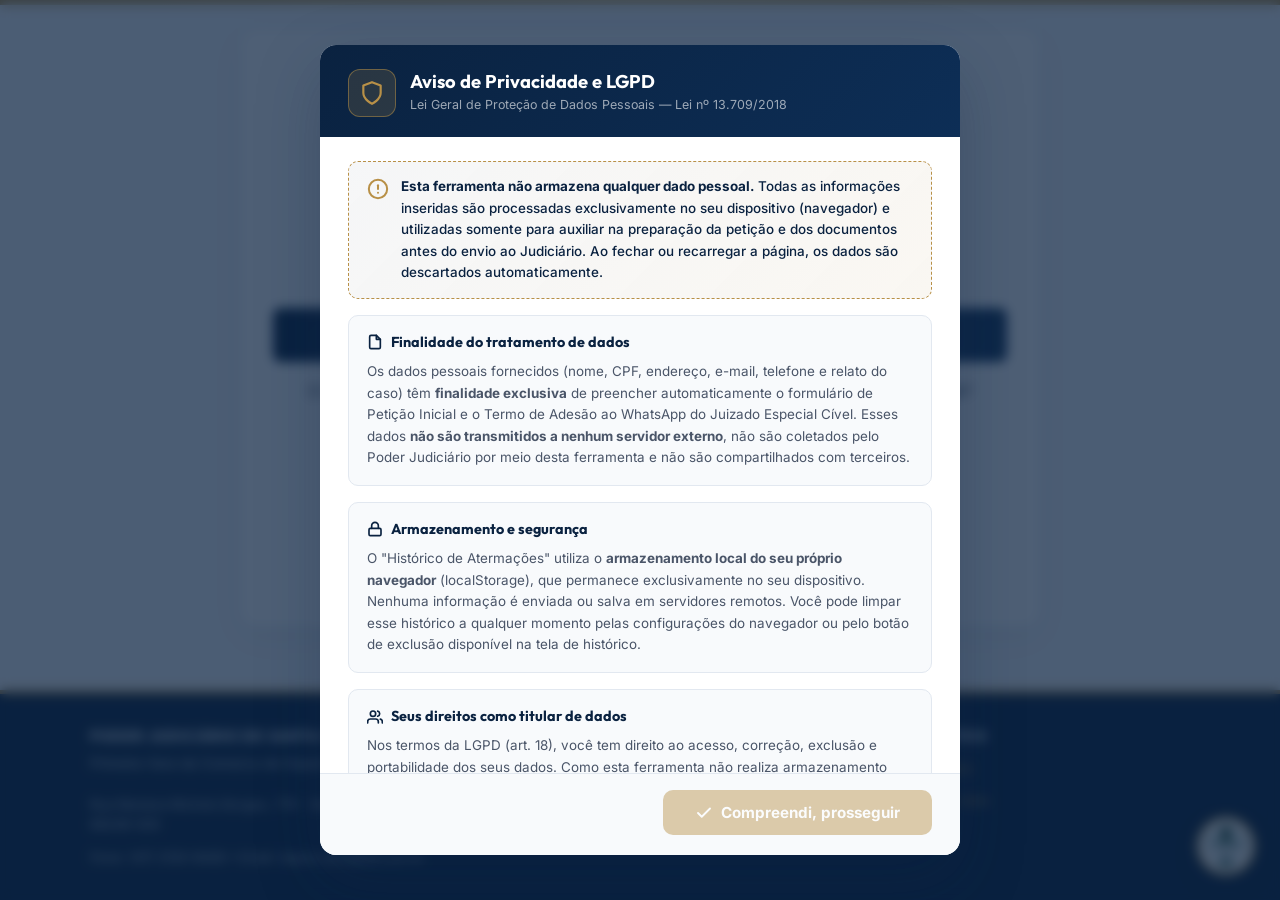
<file: index.html>
<!DOCTYPE html>
<html lang="pt-BR">
<head>
    <meta charset="UTF-8">
    <meta http-equiv="X-UA-Compatible" content="IE=edge">
    <meta name="viewport" content="width=device-width, initial-scale=1.0">
    <title>Formulário JEC - Juizado Especial Cível | Comarca de Itapoá</title>
    <meta name="description" content="Preencha online o formulário de reclamação do Juizado Especial Cível da Comarca de Itapoá. Ferramenta gratuita e segura.">
    <link rel="stylesheet" href="./style.css">
    <style>
        /* ===== LGPD CONSENT MODAL ===== */
        #lgpdOverlay {
            position: fixed;
            inset: 0;
            background: rgba(10, 34, 64, 0.72);
            backdrop-filter: blur(6px);
            -webkit-backdrop-filter: blur(6px);
            display: flex;
            align-items: center;
            justify-content: center;
            z-index: 99999;
            padding: 16px;
            animation: lgpdFadeIn 0.3s ease-out;
        }
        @keyframes lgpdFadeIn {
            from { opacity: 0; }
            to   { opacity: 1; }
        }
        #lgpdBox {
            background: #ffffff;
            border-radius: 16px;
            box-shadow: 0 24px 64px rgba(10, 34, 64, 0.28);
            max-width: 640px;
            width: 100%;
            max-height: 90vh;
            display: flex;
            flex-direction: column;
            overflow: hidden;
            animation: lgpdSlideUp 0.35s cubic-bezier(0.34, 1.56, 0.64, 1);
        }
        @keyframes lgpdSlideUp {
            from { transform: translateY(32px) scale(0.97); opacity: 0; }
            to   { transform: translateY(0) scale(1); opacity: 1; }
        }
        #lgpdHeader {
            background: linear-gradient(135deg, #0a2240 0%, #0d2e56 100%);
            padding: 24px 28px 20px;
            display: flex;
            align-items: center;
            gap: 14px;
            flex-shrink: 0;
        }
        #lgpdHeaderIcon {
            width: 48px;
            height: 48px;
            background: rgba(184, 144, 71, 0.18);
            border: 1.5px solid rgba(184, 144, 71, 0.5);
            border-radius: 12px;
            display: flex;
            align-items: center;
            justify-content: center;
            flex-shrink: 0;
        }
        #lgpdHeaderText h2 {
            margin: 0;
            font-family: var(--font-title, 'Barlow', sans-serif);
            font-size: 1.15rem;
            font-weight: 700;
            color: #ffffff;
            line-height: 1.2;
        }
        #lgpdHeaderText p {
            margin: 3px 0 0;
            font-size: 0.78rem;
            color: rgba(255,255,255,0.6);
            font-family: var(--font-body, 'Inter', sans-serif);
        }
        #lgpdBody {
            padding: 24px 28px;
            overflow-y: auto;
            flex: 1;
            display: flex;
            flex-direction: column;
            gap: 16px;
        }
        .lgpd-section {
            background: #f8fafc;
            border: 1px solid #e2e8f0;
            border-radius: 10px;
            padding: 16px 18px;
        }
        .lgpd-section-title {
            display: flex;
            align-items: center;
            gap: 8px;
            margin: 0 0 8px 0;
            font-family: var(--font-title, sans-serif);
            font-size: 0.9rem;
            font-weight: 700;
            color: #0a2240;
        }
        .lgpd-section p {
            margin: 0;
            font-family: var(--font-body, 'Inter', sans-serif);
            font-size: 0.84rem;
            color: #4a5568;
            line-height: 1.6;
        }
        .lgpd-highlight {
            background: linear-gradient(135deg, rgba(10,34,64,0.04) 0%, rgba(184,144,71,0.07) 100%);
            border: 1.5px dashed #b89047;
            border-radius: 10px;
            padding: 14px 18px;
            display: flex;
            align-items: flex-start;
            gap: 12px;
        }
        .lgpd-highlight p {
            margin: 0;
            font-family: var(--font-body, 'Inter', sans-serif);
            font-size: 0.84rem;
            color: #0a2240;
            line-height: 1.6;
            font-weight: 500;
        }
        #lgpdCheckArea {
            display: flex;
            align-items: flex-start;
            gap: 12px;
            padding: 16px 18px;
            background: #f0f4f8;
            border-radius: 10px;
            border: 1.5px solid #cbd5e0;
            cursor: pointer;
            transition: border-color 0.2s ease, background 0.2s ease;
        }
        #lgpdCheckArea:hover {
            border-color: #b89047;
            background: #fefcf5;
        }
        #lgpdCheckArea.checked {
            border-color: #38a169;
            background: #f0fff4;
        }
        #lgpdCheckbox {
            width: 20px;
            height: 20px;
            min-width: 20px;
            accent-color: #38a169;
            margin-top: 1px;
            cursor: pointer;
        }
        #lgpdCheckArea label {
            font-family: var(--font-body, 'Inter', sans-serif);
            font-size: 0.85rem;
            color: #2d3748;
            line-height: 1.55;
            cursor: pointer;
            font-weight: 500;
        }
        #lgpdFooter {
            padding: 16px 28px 20px;
            border-top: 1px solid #e2e8f0;
            display: flex;
            justify-content: flex-end;
            flex-shrink: 0;
            background: #f8fafc;
        }
        #lgpdAcceptBtn {
            background: #b89047;
            color: #ffffff;
            border: none;
            padding: 13px 32px;
            border-radius: 10px;
            font-family: var(--font-body, 'Inter', sans-serif);
            font-size: 0.95rem;
            font-weight: 700;
            cursor: pointer;
            transition: all 0.2s ease;
            opacity: 0.45;
            pointer-events: none;
            display: flex;
            align-items: center;
            gap: 8px;
        }
        #lgpdAcceptBtn.enabled {
            opacity: 1;
            pointer-events: all;
        }
        #lgpdAcceptBtn.enabled:hover {
            background: #a37c37;
            transform: translateY(-1px);
            box-shadow: 0 6px 18px rgba(184,144,71,0.35);
        }
        #lgpdAcceptBtn.enabled:active {
            transform: translateY(0);
        }
    </style>
</head>
<body>

  <!-- ===== MODAL LGPD ===== -->
  <div id="lgpdOverlay" role="dialog" aria-modal="true" aria-labelledby="lgpdTitle">
    <div id="lgpdBox">

      <!-- Cabeçalho -->
      <div id="lgpdHeader">
        <div id="lgpdHeaderIcon">
          <svg viewBox="0 0 24 24" width="26" height="26" fill="none" stroke="#b89047" stroke-width="2" stroke-linecap="round" stroke-linejoin="round">
            <path d="M12 22s8-4 8-10V5l-8-3-8 3v7c0 6 8 10 8 10z"/>
          </svg>
        </div>
        <div id="lgpdHeaderText">
          <h2 id="lgpdTitle">Aviso de Privacidade e LGPD</h2>
          <p>Lei Geral de Proteção de Dados Pessoais — Lei nº 13.709/2018</p>
        </div>
      </div>

      <!-- Corpo -->
      <div id="lgpdBody">

        <!-- Destaque principal -->
        <div class="lgpd-highlight">
          <svg viewBox="0 0 24 24" width="22" height="22" fill="none" stroke="#b89047" stroke-width="2.2" stroke-linecap="round" stroke-linejoin="round" style="flex-shrink:0;margin-top:2px">
            <circle cx="12" cy="12" r="10"/>
            <line x1="12" y1="8" x2="12" y2="12"/>
            <line x1="12" y1="16" x2="12.01" y2="16"/>
          </svg>
          <p><strong>Esta ferramenta não armazena qualquer dado pessoal.</strong> Todas as informações inseridas são processadas exclusivamente no seu dispositivo (navegador) e utilizadas somente para auxiliar na preparação da petição e dos documentos antes do envio ao Judiciário. Ao fechar ou recarregar a página, os dados são descartados automaticamente.</p>
        </div>

        <!-- Seção 1 -->
        <div class="lgpd-section">
          <h3 class="lgpd-section-title">
            <svg viewBox="0 0 24 24" width="16" height="16" fill="none" stroke="#0a2240" stroke-width="2.5" stroke-linecap="round" stroke-linejoin="round"><path d="M14 2H6a2 2 0 0 0-2 2v16a2 2 0 0 0 2 2h12a2 2 0 0 0 2-2V8z"/><polyline points="14 2 14 8 20 8"/></svg>
            Finalidade do tratamento de dados
          </h3>
          <p>Os dados pessoais fornecidos (nome, CPF, endereço, e-mail, telefone e relato do caso) têm <strong>finalidade exclusiva</strong> de preencher automaticamente o formulário de Petição Inicial e o Termo de Adesão ao WhatsApp do Juizado Especial Cível. Esses dados <strong>não são transmitidos a nenhum servidor externo</strong>, não são coletados pelo Poder Judiciário por meio desta ferramenta e não são compartilhados com terceiros.</p>
        </div>

        <!-- Seção 2 -->
        <div class="lgpd-section">
          <h3 class="lgpd-section-title">
            <svg viewBox="0 0 24 24" width="16" height="16" fill="none" stroke="#0a2240" stroke-width="2.5" stroke-linecap="round" stroke-linejoin="round"><rect x="3" y="11" width="18" height="11" rx="2" ry="2"/><path d="M7 11V7a5 5 0 0 1 10 0v4"/></svg>
            Armazenamento e segurança
          </h3>
          <p>O "Histórico de Atermações" utiliza o <strong>armazenamento local do seu próprio navegador</strong> (localStorage), que permanece exclusivamente no seu dispositivo. Nenhuma informação é enviada ou salva em servidores remotos. Você pode limpar esse histórico a qualquer momento pelas configurações do navegador ou pelo botão de exclusão disponível na tela de histórico.</p>
        </div>

        <!-- Seção 3 -->
        <div class="lgpd-section">
          <h3 class="lgpd-section-title">
            <svg viewBox="0 0 24 24" width="16" height="16" fill="none" stroke="#0a2240" stroke-width="2.5" stroke-linecap="round" stroke-linejoin="round"><path d="M17 21v-2a4 4 0 0 0-4-4H5a4 4 0 0 0-4 4v2"/><circle cx="9" cy="7" r="4"/><path d="M23 21v-2a4 4 0 0 0-3-3.87"/><path d="M16 3.13a4 4 0 0 1 0 7.75"/></svg>
            Seus direitos como titular de dados
          </h3>
          <p>Nos termos da LGPD (art. 18), você tem direito ao acesso, correção, exclusão e portabilidade dos seus dados. Como esta ferramenta não realiza armazenamento remoto, o exercício pleno desses direitos ocorre diretamente no seu dispositivo. O envio formal da petição ao Judiciário ocorrerá somente mediante protocolo presencial ou eletrônico no cartório competente, com o consentimento da parte interessada.</p>
        </div>

        <!-- Checkbox de aceite -->
        <div id="lgpdCheckArea" onclick="lgpdAreaClick(event)">
          <input type="checkbox" id="lgpdCheckbox" onchange="lgpdUpdateState()" aria-label="Declaro que li e concordo com a política de privacidade">
          <label for="lgpdCheckbox">Declaro que li e compreendi o presente Aviso de Privacidade e <strong>concordo com o uso temporário dos meus dados pessoais</strong> exclusivamente para a preparação dos documentos do Juizado Especial Cível.</label>
        </div>

      </div>

      <!-- Rodapé com botão -->
      <div id="lgpdFooter">
        <button type="button" id="lgpdAcceptBtn" onclick="acceptLgpd()" disabled>
          <svg viewBox="0 0 24 24" width="18" height="18" fill="none" stroke="currentColor" stroke-width="2.5" stroke-linecap="round" stroke-linejoin="round"><polyline points="20 6 9 17 4 12"/></svg>
          Compreendi, prosseguir
        </button>
      </div>

    </div>
  </div>
  <!-- ===== FIM MODAL LGPD ===== -->

  <!-- Faixa Dourada Superior -->
  <div class="top-accent-bar"></div>

  <div class="app-container">


    <!-- Conteúdo Principal -->
    <main class="container-main">
        <div class="info-container">
            <img src="./icons/judge.svg" class="main-page-illustration" alt="FormulÃ¡rio JEC" style="width: 180px; height: 130px; margin: 0 auto 8px auto; display: block;">
            <h1 class="name">
                Reclamação de Juizado Especial Cível
            </h1>
            <div class="info">
                <h1 class="title">
                    Triagem
                </h1>
                <p class="text" style="text-align: center;">
                    O reclamado (réu) é órgão público, autarquia, fundação ou empresa pública federal?
                </p>
            </div>
            <div class="button-container">
                <a href="./warn.html" class="btn-success">
                    Sim
                </a>
                <a href="./needs.html" class="btn-danger">
                    Não
                </a>
            </div>
            <div style="margin-top: 16px; width: 100%; display: flex; justify-content: center; border-top: 1px solid var(--color-border); padding-top: 16px;">
                <a href="./history.html" class="btn-history" style="text-align: center; width: 100%; max-width: 320px; border: 1.5px solid var(--color-accent); color: var(--color-primary); background-color: transparent; padding: 12px; border-radius: 8px; font-weight: 600; text-decoration: none; transition: all 0.2s ease; display: flex; align-items: center; justify-content: center; gap: 8px;">
                    <svg viewBox="0 0 24 24" width="18" height="18" fill="none" stroke="currentColor" stroke-width="2" stroke-linecap="round" stroke-linejoin="round">
                        <path d="M12 8v4l3 3"></path>
                        <circle cx="12" cy="12" r="10"></circle>
                    </svg>
                    <span>Histórico de Atermações</span>
                </a>
            </div>
        </div>
    </main>
  </div>

  <footer class="app-footer-inst">
    <div class="app-footer-grid">
      <div class="footer-col">
        <h4>Poder Judiciário de Santa Catarina</h4>
        <div style="margin-top: -6px; margin-bottom: 8px; font-weight: 500; font-size: 13.5px; opacity: 0.95;">Primeira Vara da Comarca de Itapoá</div>
        <p>Rua Mariana Michels Borges, 776 - Bairro: Itapema do Norte - CEP: 89249-000</p>
        <p>Fone: (47) 3130-8408 • Email: itapoa.vara1@tjsc.jus.br</p>
      </div>
      <div class="footer-col">
        <h4>Horário de Funcionamento</h4>
        <p>Regimental: 12:00 às 19:00</p>
        <p>Atendimento ao Público: 12:00 às 18:00</p>
      </div>
      <div class="footer-col">
        <h4>Links Úteis</h4>
        <a href="https://app.tjsc.jus.br/tjsc-consulta-email/#/" target="_blank">E-mails úteis</a>
        <a href="https://www.tjsc.jus.br/enderecos-e-telefones" target="_blank">Telefones úteis</a>
      </div>
    </div>
  </footer>

  
  <style type="text/css">
      /* --- Estilos do Cronos Assistente --- */
      .assistant-floating-btn {
          position: fixed;
          bottom: 24px;
          right: 24px;
          width: 60px;
          height: 60px;
          border-radius: 50%;
          border: 3px solid var(--color-accent, #b89047);
          background-color: var(--color-card-bg, #ffffff);
          box-shadow: 0 8px 24px rgba(10, 34, 64, 0.18);
          cursor: pointer;
          z-index: 9999;
          padding: 0;
          overflow: hidden;
          transition: all 0.3s cubic-bezier(0.175, 0.885, 0.32, 1.275);
          display: flex;
          align-items: center;
          justify-content: center;
          outline: none;
      }
      .assistant-floating-btn img {
          width: 100%;
          height: 100%;
          object-fit: cover;
          display: block;
      }
      .assistant-floating-btn:hover {
          transform: scale(1.1) translateY(-3px);
          box-shadow: 0 12px 32px rgba(10, 34, 64, 0.28);
          border-color: var(--color-accent-hover, #a37c37);
      }
      .assistant-floating-btn:active {
          transform: scale(0.95);
      }
      .cronos-modal-overlay {
          position: fixed;
          top: 0;
          left: 0;
          width: 100%;
          height: 100%;
          background-color: rgba(10, 34, 64, 0.4);
          backdrop-filter: blur(4px);
          display: flex;
          align-items: center;
          justify-content: center;
          z-index: 10000;
          animation: fadeInHelp 0.2s ease-out;
      }
      .cronos-modal-overlay.hidden {
          display: none !important;
      }
      .cronos-modal-box {
          background-color: var(--color-card-bg, #ffffff);
          border-radius: var(--radius, 8px);
          box-shadow: 0 15px 35px rgba(10, 34, 64, 0.2);
          width: 90%;
          box-sizing: border-box;
          animation: scaleUpHelp 0.2s ease-out;
      }
      .assistant-giant-box {
          max-width: 840px !important;
          width: 94% !important;
          max-height: 90vh;
          display: flex;
          flex-direction: column;
          padding: 0 !important;
          overflow: hidden;
          border: 1px solid var(--color-border, #e2e8f0);
      }
      .assistant-modal-header {
          display: flex;
          align-items: center;
          gap: 16px;
          padding: 20px 24px;
          background-color: var(--color-bg, #f4f6f9);
          border-bottom: 1px solid var(--color-border, #e2e8f0);
          position: relative;
          flex-shrink: 0;
          text-align: left;
      }
      .assistant-modal-logo {
          width: 36px;
          height: 36px;
          border-radius: 50%;
          border: 1.5px solid var(--color-accent, #b89047);
          object-fit: cover;
      }
      .cronos-modal-title {
          font-family: var(--font-title, sans-serif);
          font-size: 1.25rem;
          font-weight: 700;
          color: var(--color-primary, #0a2240);
          margin: 0;
      }
      .assistant-modal-close-btn {
          position: absolute;
          top: 16px;
          right: 20px;
          background: transparent;
          border: none;
          font-size: 1.75rem;
          font-weight: 300;
          line-height: 1;
          color: var(--color-text-muted, #718096);
          cursor: pointer;
          transition: color 0.2s ease;
      }
      .assistant-modal-close-btn:hover {
          color: var(--color-error, #e53e3e);
      }
      .assistant-modal-body {
          padding: 24px;
          overflow-y: auto;
          flex-grow: 1;
          box-sizing: border-box;
          text-align: left;
      }
      .assistant-body-layout {
          display: flex;
          gap: 24px;
          align-items: flex-start;
      }
      .assistant-hero-column {
          flex: 0 0 240px;
          background: linear-gradient(135deg, rgba(10, 34, 64, 0.03) 0%, rgba(184, 144, 71, 0.05) 100%);
          border: 1px solid var(--color-border, #e2e8f0);
          border-radius: 12px;
          padding: 24px 20px;
          box-sizing: border-box;
          display: flex;
          flex-direction: column;
          align-items: center;
          gap: 16px;
          position: sticky;
          top: 0;
          box-shadow: 0 4px 12px rgba(10, 34, 64, 0.03);
          align-self: flex-start;
      }
      .assistant-hero-column img {
          width: 140px;
          height: 140px;
          border-radius: 50%;
          border: 4px solid var(--color-accent, #b89047);
          object-fit: cover;
          box-shadow: 0 8px 20px rgba(10, 34, 64, 0.15);
          transition: all 0.3s cubic-bezier(0.175, 0.885, 0.32, 1.275);
      }
      .assistant-hero-column:hover img {
          transform: scale(1.06) rotate(3deg);
          border-color: var(--color-accent-hover, #a37c37);
      }
      .assistant-hero-title {
          margin: 0;
          font-family: var(--font-title, sans-serif);
          font-size: 1.15rem;
          color: var(--color-primary, #0a2240);
          font-weight: 700;
          text-align: center;
      }
      .assistant-hero-text {
          margin: 0;
          font-family: var(--font-body, sans-serif);
          font-size: 0.85rem;
          color: var(--color-text-muted, #718096);
          line-height: 1.45;
          text-align: center;
      }
      .assistant-content-column {
          flex: 1;
          display: flex;
          flex-direction: column;
          gap: 12px;
      }
      .assistant-contact-section {
          background: linear-gradient(135deg, rgba(10, 34, 64, 0.02) 0%, rgba(184, 144, 71, 0.04) 100%);
          border: 1px dashed var(--color-accent, #b89047);
          border-radius: 8px;
          padding: 16px 20px;
          margin-top: 12px;
      }
      .cronos-modal-btn {
          padding: 10px 20px;
          font-family: var(--font-body, sans-serif);
          font-size: 0.9rem;
          font-weight: 500;
          border-radius: var(--radius, 8px);
          cursor: pointer;
          transition: all 0.2s ease;
          display: inline-flex;
          align-items: center;
          justify-content: center;
          gap: 8px;
          text-decoration: none;
          border: none;
      }
      .cronos-modal-btn-primary {
          background-color: var(--color-accent, #b89047);
          color: white;
      }
      .cronos-modal-btn-primary:hover {
          background-color: var(--color-accent-hover, #a37c37);
          transform: translateY(-1px);
      }
      @keyframes fadeInHelp {
          from { opacity: 0; }
          to { opacity: 1; }
      }
      @keyframes scaleUpHelp {
          from { transform: scale(0.95); opacity: 0; }
          to { transform: scale(1); opacity: 1; }
      }
  </style>
  <!-- Botão Flutuante do Cronos Assistente -->
  <button type="button" id="cronosAssistantBtn" class="assistant-floating-btn" title="Cronos Assistente - Ajuda Geral">
      <img src="./icons/cronos-assistant.jpg" alt="Cronos Assistente">
  </button>

  <!-- Modal Gigante do Cronos Assistente -->
  <div id="cronosAssistantModal" class="cronos-modal-overlay hidden">
      <div class="cronos-modal-box assistant-giant-box">
          <div class="assistant-modal-header">
              <img src="./icons/cronos-assistant.jpg" class="assistant-modal-logo" alt="Cronos Assistente">
              <div>
                  <h3 class="cronos-modal-title">Triagem JEC</h3>
                  <p style="margin: 2px 0 0 0; font-size: 0.85rem; color: var(--color-text-muted); font-family: var(--font-body); line-height: 1;">Guia de Ajuda Integrado</p>
              </div>
              <button type="button" class="assistant-modal-close-btn" id="closeAssistantModalBtn">&times;</button>
          </div>
          
          <div class="assistant-modal-body">
              <div class="assistant-body-layout">
                  <!-- Coluna da Esquerda: Cronos Assistente Hero -->
                  <div class="assistant-hero-column">
                      <img src="./icons/cronos-assistant.jpg" alt="Cronos Assistente">
                      <h4 class="assistant-hero-title">Como funciona?</h4>
                      <p class="assistant-hero-text">
                          Eu sou o Cronos, seu assistente. Veja ao lado como funciona a triagem de competência!
                      </p>
                  </div>

                  <!-- Coluna da Direita: Conteúdo de Instrução -->
                  <div class="assistant-content-column">
                                  <h3 style="margin: 0 0 12px 0; font-family: var(--font-title); color: var(--color-primary); font-size: 1.1rem; font-weight: 700;">🔍 Triagem do Juizado Especial Cível (JEC)</h3>
            <p style="margin-bottom: 12px; font-size: 0.88rem; color: var(--color-text-main);">Esta página realiza uma triagem obrigatória para saber se o seu caso pode ser processado no Juizado Especial Cível da Justiça Estadual.</p>
            <h4 style="margin: 14px 0 6px 0; color: var(--color-primary); font-size: 0.95rem; font-weight: 700; font-family: var(--font-title);">Regra de competência:</h4>
            <ul style="padding-left: 20px; margin: 0; display: flex; flex-direction: column; gap: 8px; font-size: 0.85rem; color: var(--color-text-main);">
                <li>O JEC Estadual não pode julgar processos contra a União, Caixa Econômica Federal, INSS ou outros órgãos públicos federais.</li>
                <li>Se a empresa ou órgão reclamado for Federal, responda <strong>"Sim"</strong> para ser orientado sobre qual órgão procurar (Justiça Federal).</li>
                <li>Se for contra empresas comuns (lojas, bancos privados, telefônicas) ou pessoas físicas, clique em <strong>"Não"</strong> para prosseguir para a atermação.</li>
            </ul>
                  </div>
              </div>
          </div>
          
          <div class="cronos-modal-buttons" style="margin-top: 0; justify-content: flex-end; padding: 16px 24px; background-color: var(--color-bg); border-top: 1px solid var(--color-border); flex-shrink: 0; display: flex; gap: 12px; box-sizing: border-box;">
              <button type="button" class="cronos-modal-btn cronos-modal-btn-primary" id="closeAssistantModalOkBtn">Entendi, obrigado!</button>
          </div>
      </div>
  </div>

  <script src="./assistant.js"></script>

  <script>
    // ===== LGPD Consent Logic =====
    (function () {
      var overlay = document.getElementById('lgpdOverlay');
      var btn     = document.getElementById('lgpdAcceptBtn');
      var chk     = document.getElementById('lgpdCheckbox');
      var area    = document.getElementById('lgpdCheckArea');

      // Se já aceitou nesta sessão, esconde o modal imediatamente
      if (sessionStorage.getItem('lgpdAccepted') === '1') {
        overlay.style.display = 'none';
      }

      // Atualiza a UI com base no estado atual do checkbox
      window.lgpdUpdateState = function () {
        if (chk.checked) {
          area.classList.add('checked');
          btn.classList.add('enabled');
          btn.disabled = false;
        } else {
          area.classList.remove('checked');
          btn.classList.remove('enabled');
          btn.disabled = true;
        }
      };

      // Clique na área (fora do checkbox): alterna manualmente e atualiza
      window.lgpdAreaClick = function (event) {
        if (event.target === chk || event.target.tagName === 'LABEL') return;
        chk.checked = !chk.checked;
        lgpdUpdateState();
      };

      window.acceptLgpd = function () {
        if (!chk.checked) return;
        sessionStorage.setItem('lgpdAccepted', '1');
        overlay.style.transition = 'opacity 0.3s ease';
        overlay.style.opacity = '0';
        setTimeout(function () { overlay.style.display = 'none'; }, 300);
      };
    })();
  </script></body>
</html>
</file>
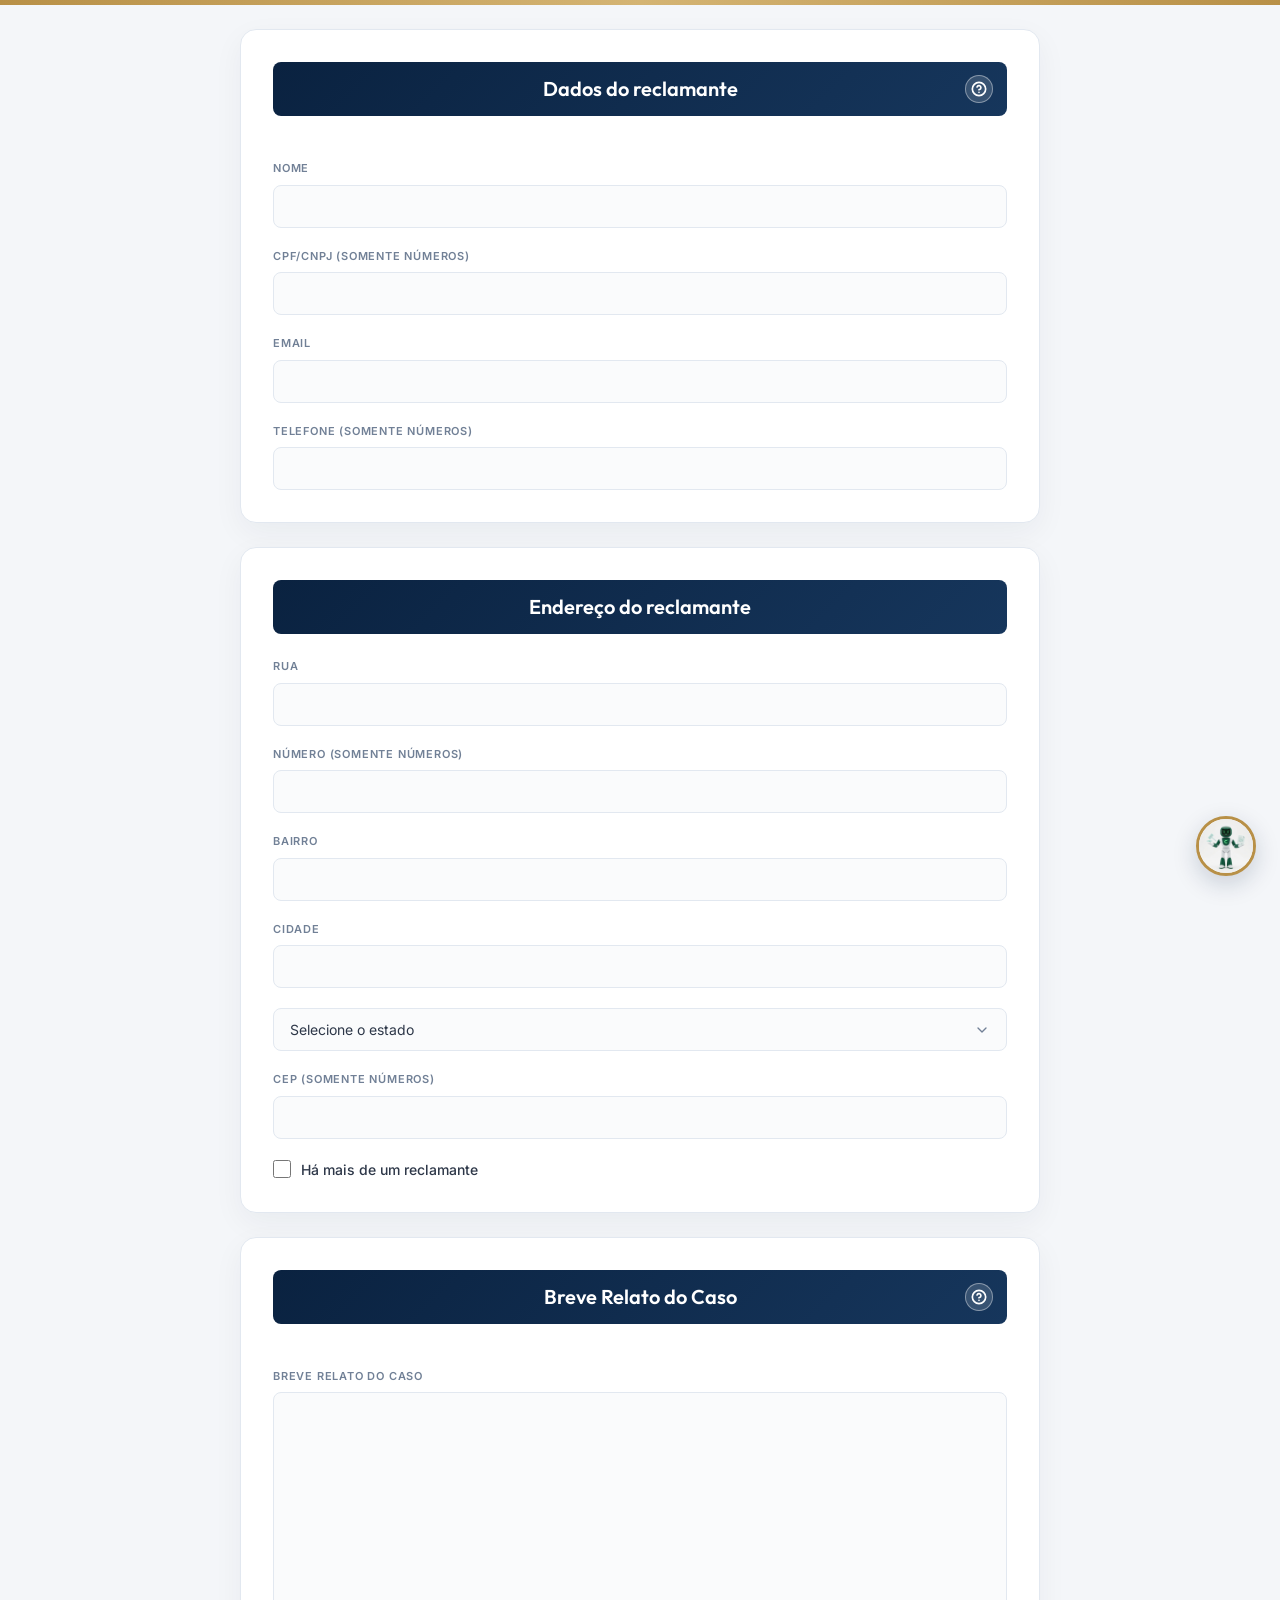
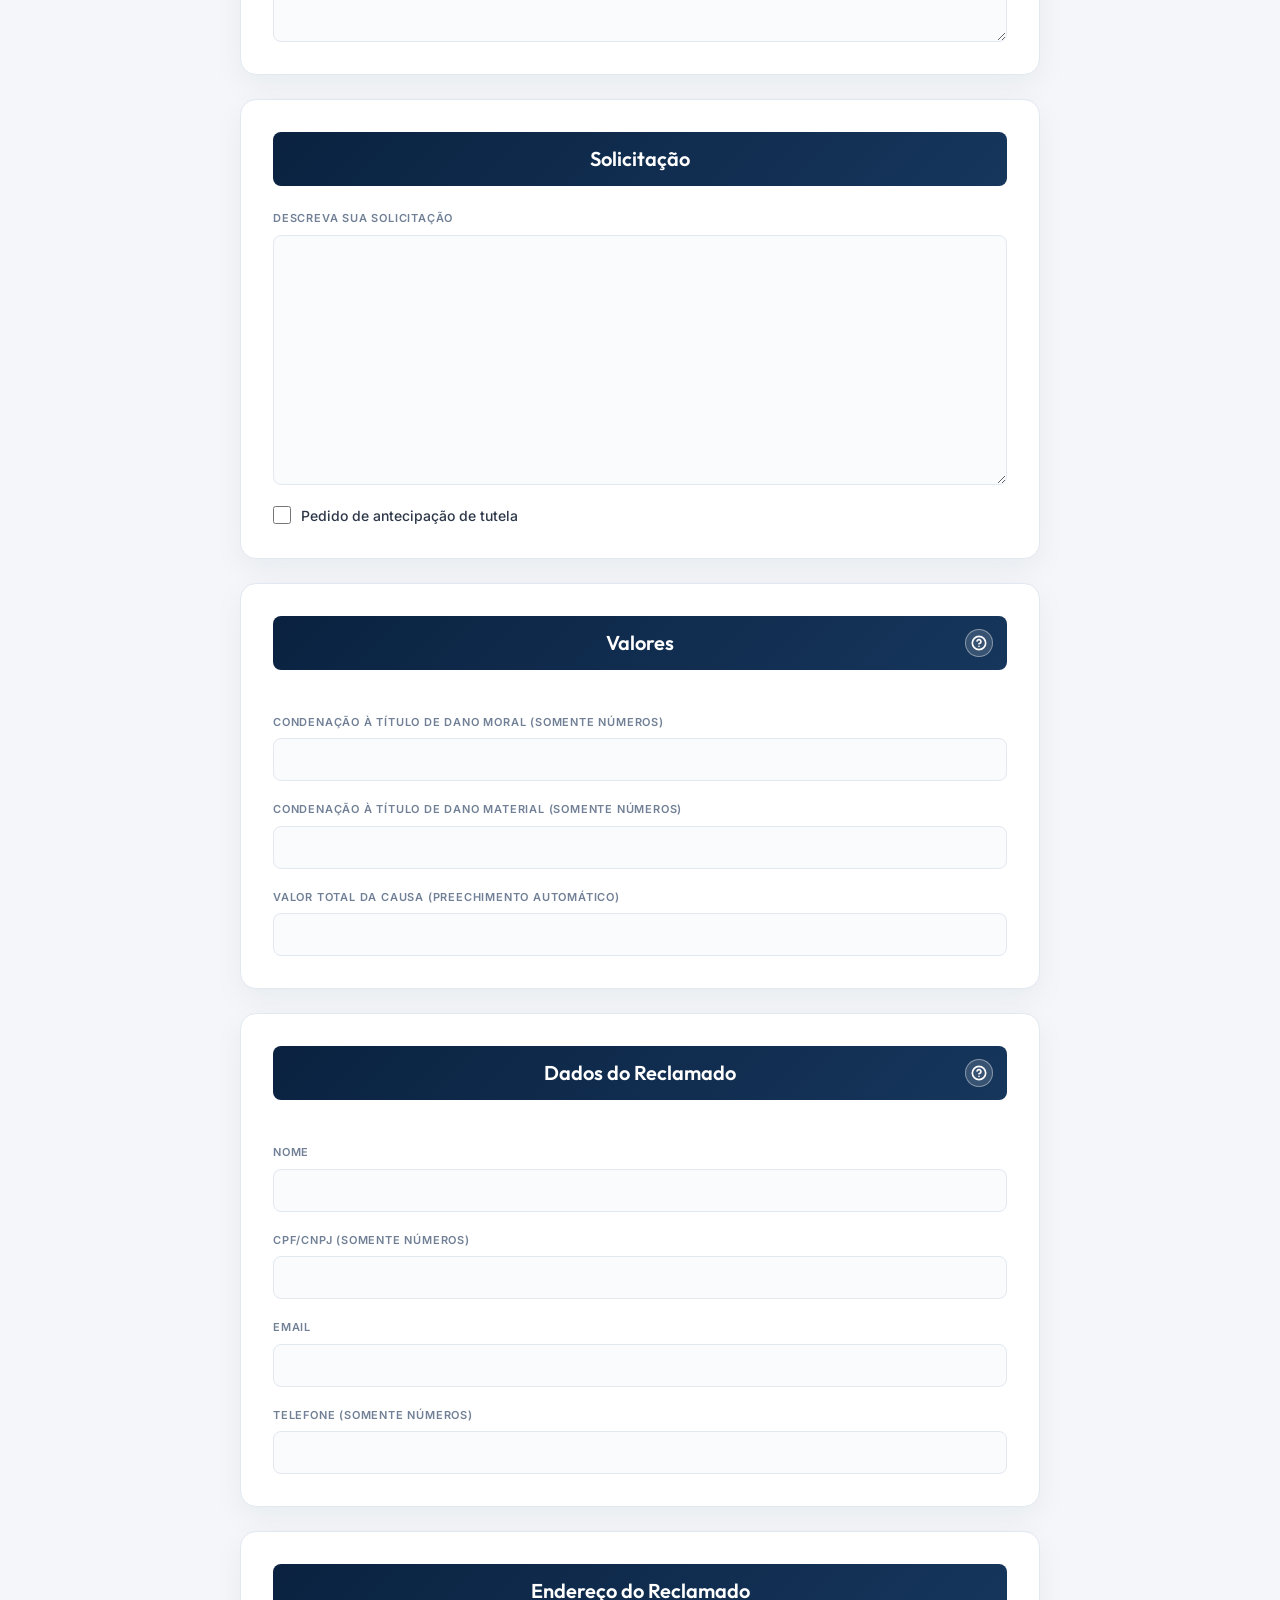
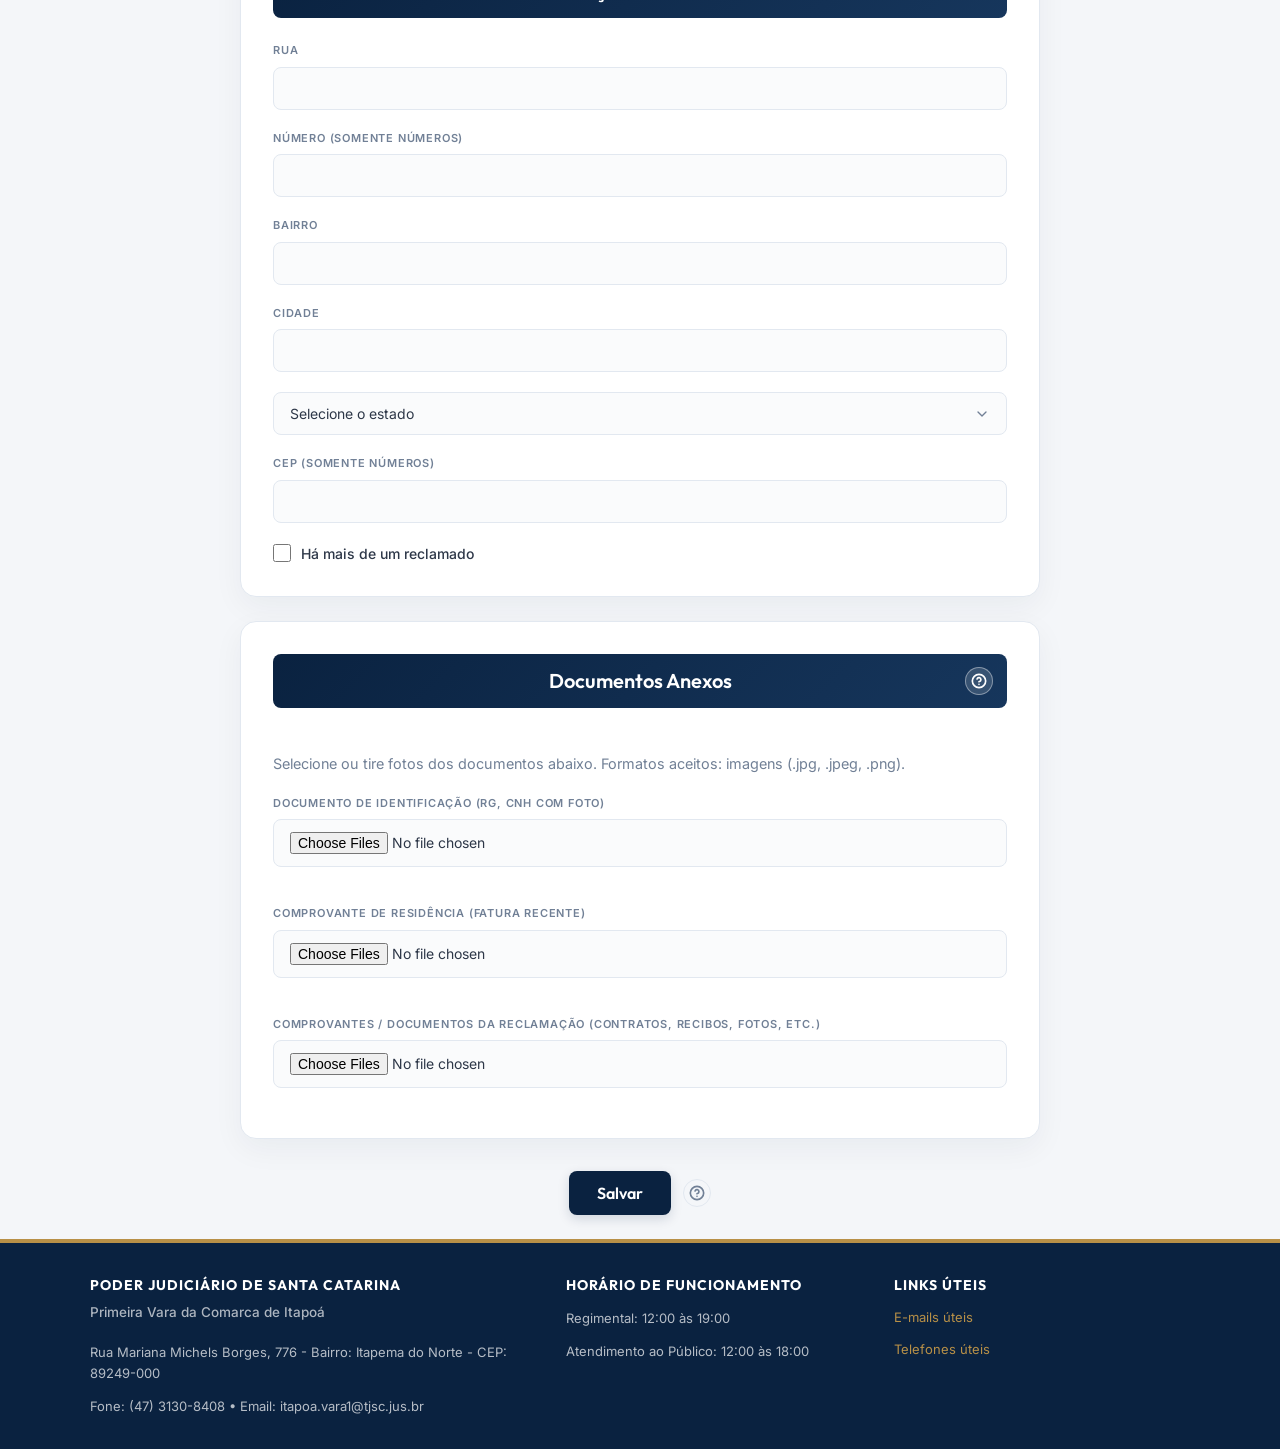
<file: form.html>
<!DOCTYPE html>
<html lang="pt-BR">
<head>
    <meta charset="UTF-8">
    <meta http-equiv="X-UA-Compatible" content="IE=edge">
    <meta name="viewport" content="width=device-width, initial-scale=1.0">
    <title>Cronos - Formulário JEC</title>
    <link rel="stylesheet" href="./style.css">
    <link rel="stylesheet" href="./docs.css">
</head>
<body>
  <!-- Faixa Dourada Superior -->
  <div class="top-accent-bar"></div>

  <div class="app-container">

    <!-- Conteúdo Principal -->
    <main class="container-main" id="pageMain">
        
        <!-- DADOS DO RECLAMANTE -->
        <!-- INFORMAÇÕES PESSOAIS 1 -->
        <div class="info-container">
            <div class="info-header" style="display: flex; justify-content: space-between; align-items: center; margin-bottom: 20px;">
                <h1 class="title" style="margin-bottom: 0;">
                    Dados do reclamante
                </h1>
                <div class="help-popup-container" style="position: relative;">
                    <button type="button" class="btn-help-icon" title="Clique ou passe o mouse para ver o guia de preenchimento">
                        <svg viewBox="0 0 24 24" width="16" height="16" fill="none" stroke="currentColor" stroke-width="2.5" stroke-linecap="round" stroke-linejoin="round">
                            <circle cx="12" cy="12" r="10"></circle>
                            <path d="M9.09 9a3 3 0 0 1 5.83 1c0 2-3 3-3 3"></path>
                            <line x1="12" y1="17" x2="12.01" y2="17"></line>
                        </svg>
                    </button>
                    <div class="help-popup-content hidden">
                        <div style="display: flex; align-items: center; gap: 8px; margin-bottom: 8px; border-bottom: 1.5px solid var(--color-border); padding-bottom: 6px;">
                            <img src="./icons/cronos-assistant.jpg" style="width: 24px; height: 24px; border-radius: 50%; object-fit: cover; border: 1.5px solid var(--color-accent);" alt="Cronos Assistente">
                            <h4 style="margin: 0; font-family: var(--font-title); font-size: 0.95rem; color: var(--color-accent); font-weight: 700;">📋 Guia: Reclamante</h4>
                        </div>
                        <div style="font-family: var(--font-body); font-size: 0.85rem; color: var(--color-text-main); line-height: 1.5; text-align: left; max-height: 250px; overflow-y: auto; padding-right: 6px; width: 280px;">
                            <strong>👤 1. Dados do Reclamante (Você)</strong><br>
                            Quem está entrando com a ação judicial.<br><br>
                            • <strong>Nome:</strong> Digite seu nome completo, sem abreviações.<br>
                            • <strong>CPF/CNPJ:</strong> Digite apenas os números do seu documento (sem pontos ou traços).<br>
                            • <strong>E-mail:</strong> Informe o seu e-mail principal para receber avisos sobre o processo.<br>
                            • <strong>Telefone:</strong> Digite o número do seu celular com o DDD (apenas números).<br><br>
                            <strong>Endereço do Reclamante:</strong><br>
                            • <strong>Rua:</strong> Nome da rua, avenida ou travessa onde mora.<br>
                            • <strong>Número:</strong> Número da residência (se não houver, escreva "S/N").<br>
                            • <strong>Bairro, Cidade, Estado e CEP:</strong> Preencha o CEP apenas com os 8 números.<br><br>
                            ➕ <strong>Há mais de um reclamante?</strong> Marque esta opção caso outra pessoa (cônjuge, sócio) entre com a mesma ação. Preencha os dados do segundo reclamante se necessário.
                        </div>
                    </div>
                </div>
            </div>
            <div class="section" id="fr_infoScrollTarget">
                <div class="input-group">
                    <div class="input-box">
                        <label class="input-placeholder">
                            Nome
                        </label>
                        <input class="form-input" type="text" id="fr_name">
                    </div>
                    <span class="warn hidden" id="fr_invalidName">
                        É necessário informar o nome!
                    </span>
                </div>
                <div class="input-group">
                    <div class="input-box">
                        <label class="input-placeholder">
                            CPF/CNPJ
                            <span class="after-placeholder">(somente números)</span>
                        </label>
                        <input class="form-input" type="text" id="fr_document">
                    </div>
                    <span class="warn hidden" id="fr_invalidDocument">
                        É necessário informar o documento!
                    </span>
                </div>
            
            
                <div class="input-group">
                    <div class="input-box">
                        <label class="input-placeholder">
                            Email
                        </label>
                        <input class="form-input" type="text" id="fr_email">
                    </div>
                    <span class="warn hidden" id="fr_invalidEmail">
                        É necessário informar o email!
                    </span>
                </div>
                <div class="input-group">
                    <div class="input-box"">
                        <label class="input-placeholder">
                            Telefone
                            <span class="after-placeholder">(somente números)</span>
                        </label>
                        <input data-mask="(00) 0 0000-0000" class="form-input" type="text" id="fr_phone">
                    </div>
                    <span class="warn hidden" id="fr_invalidPhone">
                        É necessário informar o telefone!
                    </span>
                </div>
            </div>
        </div>
        <!-- ENDEREÇO 1 -->
        <div class="info-container">
            <h1 class="title">
                Endereço do reclamante
            </h1>
            <div class="section" id="fr_addressScrollTarget">
                <div class="input-group">
                    <div class="input-box">                            
                        <label class="input-placeholder">
                            Rua
                        </label>
                        <input class="form-input" type="text" id="fr_street">
                    </div>
                    <span class="warn hidden" id="fr_invalidStreet">
                        É necessário informar a rua!
                    </span>
                </div>
                <div class="input-group">
                    <div class="input-box">
                        <label class="input-placeholder">
                            Número
                            <span class="after-placeholder">(somente números)</span>
                        </label>
                        <input class="form-input" type="number"id="fr_number">
                    </div>
                    <span class="warn hidden" id="fr_invalidNumber">
                        É necessário informar o número (informe 0 caso não possua número)!
                    </span>
                </div>
            
                <div class="input-group">
                    <div class="input-box">
                        <label class="input-placeholder">
                            Bairro
                        </label>
                        <input class="form-input" type="text" id="fr_district">
                    </div>
                    <span class="warn hidden" id="fr_invalidDistrict">
                        É necessário informar o bairro!
                    </span>
                </div>
            
                <div class="input-group">
                    <div class="input-box">
                        <label class="input-placeholder">
                            Cidade
                        </label>
                        <input class="form-input" type="text" id="fr_city">
                    </div>
                    <span class="warn hidden" id="fr_invalidCity">
                        É necessário informar a cidade!
                    </span>
                </div>
                <div class="input-group">
                    <div class="form-floating">
                        <select name="" id="fr_state" class="form-select">
                            <option value="0">Selecione o estado</option>
                            <option value="AC">Acre</option>
                            <option value="AL">Alagoas</option>
                            <option value="AP">Amapá</option>
                            <option value="AM">Amazonas</option>
                            <option value="BA">Bahia</option>
                            <option value="CE">Ceará</option>
                            <option value="DF">Distrito Federal</option>
                            <option value="ES">Espírito Santo</option>
                            <option value="GO">Goiás</option>
                            <option value="MA">Maranhão</option>
                            <option value="MT">Mato Grosso</option>
                            <option value="MS">Mato Grosso do Sul</option>
                            <option value="MG">Minas Gerais</option>
                            <option value="PA">Pará</option>
                            <option value="PB">Paraíba</option>
                            <option value="PR">Paraná</option>
                            <option value="PE">Pernambuco</option>
                            <option value="PI">Piauí</option>
                            <option value="RJ">Rio de Janeiro</option>
                            <option value="RN">Rio Grande do Norte</option>
                            <option value="RS">Rio Grande do Sul</option>
                            <option value="RO">Rondônia</option>
                            <option value="RR">Roraima</option>
                            <option value="SC">Santa Catarina</option>
                            <option value="SP">São Paulo</option>
                            <option value="SE">Sergipe</option>
                            <option value="TO">Tocantins</option>
                        </select>
                    </div>
                    <span class="warn hidden" id="fr_invalidState">
                        É necessário informar o estado!
                    </span>
                </div>
                <div class="input-group">
                    <div class="input-box">
                        <label class="input-placeholder">
                            CEP
                            <span class="after-placeholder">(somente números)</span>
                        </label>
                        <input data-mask="00000-000" class="form-input" type="text" id="fr_postalCode">
                    </div>
                    <span class="warn hidden" id="fr_invalidPostalCode">
                        É necessário informar o CEP!
                    </span>
                </div>
                <div class="input-group">
                    <div class="check-box">
                        <input type="checkbox" id="fr_check"></input>
                        <label class="input-placeholder check">
                            Há mais de um reclamante
                        </label>
                    </div>
                </div>
            </div>
        </div>

        <!-- CASO O CLIENTE (PESSOA PREENCHENDO) MARQUE MAIS DE UM RECLAMANTE
        O RECLAMANTE 2 SERÁ EXIBIDO -->

        <!-- INFORMAÇÕES PESSOAIS 2 -->
        <div class="info-container hidden" id="sr_infoFieldDisplayTarget">
            <h1 class="title">
                Dados do segundo reclamante
            </h1>
            <div class="section" id="sr_InfoScrollTarget">
                <div class="input-group">
                    <div class="input-box">
                        <label class="input-placeholder">
                            Nome
                        </label>
                        <input class="form-input" type="text" id="sr_name">
                    </div>
                    <span class="warn hidden" id="sr_invalidName">
                        É necessário informar o nome!
                    </span>
                </div>
                <div class="input-group">
                    <div class="input-box">
                        <label class="input-placeholder">
                            CPF/CNPJ
                            <span class="after-placeholder">(somente números)</span>
                        </label>
                        <input class="form-input" type="text" id="sr_document">
                    </div>
                    <span class="warn hidden" id="sr_invalidDocument">
                        É necessário informar o documento!
                    </span>
                </div>
            
            
                <div class="input-group">
                    <div class="input-box">
                        <label class="input-placeholder">
                            Email
                        </label>
                        <input class="form-input" type="text" id="sr_email">
                    </div>
                    <span class="warn hidden" id="sr_invalidEmail">
                        É necessário informar o email!
                    </span>
                </div>
                <div class="input-group">
                    <div class="input-box"">
                        <label class="input-placeholder">
                            Telefone
                            <span class="after-placeholder">(somente números)</span>
                        </label>
                        <input data-mask="(00) 0 0000-0000" class="form-input" type="text" id="sr_phone">
                    </div>
                    <span class="warn hidden" id="sr_invalidPhone">
                        É necessário informar o telefone!
                    </span>
                </div>
            </div>
        </div>
        <!-- ENDEREÇO 2 -->
        <div class="info-container hidden" id="sr_addressFieldDisplayTarget">
            <h1 class="title">
                Endereço do segundo reclamante
            </h1>
            <div class="section" id="sr_AddressScrollTarget">
                <div class="input-group">
                    <div class="input-box">                            
                        <label class="input-placeholder">
                            Rua
                        </label>
                        <input class="form-input" type="text" id="sr_street">
                    </div>
                    <span class="warn hidden" id="sr_invalidStreet">
                        É necessário informar a rua!
                    </span>
                </div>
                <div class="input-group">
                    <div class="input-box">
                        <label class="input-placeholder">
                            Número
                            <span class="after-placeholder">(somente números)</span>
                        </label>
                        <input class="form-input" type="number"id="sr_number">
                    </div>
                    <span class="warn hidden" id="sr_invalidNumber">
                        É necessário informar o número (informe 0 caso não possua número)!
                    </span>
                </div>
            
                <div class="input-group">
                    <div class="input-box">
                        <label class="input-placeholder">
                            Bairro
                        </label>
                        <input class="form-input" type="text" id="sr_district">
                    </div>
                    <span class="warn hidden" id="sr_invalidDistrict">
                        É necessário informar o bairro!
                    </span>
                </div>
            
                <div class="input-group">
                    <div class="input-box">
                        <label class="input-placeholder">
                            Cidade
                        </label>
                        <input class="form-input" type="text" id="sr_city">
                    </div>
                    <span class="warn hidden" id="sr_invalidCity">
                        É necessário informar a cidade!
                    </span>
                </div>
                <div class="input-group">
                    <div class="form-floating">
                        <select name="" id="sr_state" class="form-select">
                            <option value="0">Selecione o estado</option>
                            <option value="AC">Acre</option>
                            <option value="AL">Alagoas</option>
                            <option value="AP">Amapá</option>
                            <option value="AM">Amazonas</option>
                            <option value="BA">Bahia</option>
                            <option value="CE">Ceará</option>
                            <option value="DF">Distrito Federal</option>
                            <option value="ES">Espírito Santo</option>
                            <option value="GO">Goiás</option>
                            <option value="MA">Maranhão</option>
                            <option value="MT">Mato Grosso</option>
                            <option value="MS">Mato Grosso do Sul</option>
                            <option value="MG">Minas Gerais</option>
                            <option value="PA">Pará</option>
                            <option value="PB">Paraíba</option>
                            <option value="PR">Paraná</option>
                            <option value="PE">Pernambuco</option>
                            <option value="PI">Piauí</option>
                            <option value="RJ">Rio de Janeiro</option>
                            <option value="RN">Rio Grande do Norte</option>
                            <option value="RS">Rio Grande do Sul</option>
                            <option value="RO">Rondônia</option>
                            <option value="RR">Roraima</option>
                            <option value="SC">Santa Catarina</option>
                            <option value="SP">São Paulo</option>
                            <option value="SE">Sergipe</option>
                            <option value="TO">Tocantins</option>
                        </select>
                    </div>
                    <span class="warn hidden" id="sr_invalidState">
                        É necessário informar o estado!
                    </span>
                </div>
                <div class="input-group">
                    <div class="input-box">
                        <label class="input-placeholder">
                            CEP
                            <span class="after-placeholder">(somente números)</span>
                        </label>
                        <input data-mask="00000-000" class="form-input" type="text" id="sr_postalCode">
                    </div>
                    <span class="warn hidden" id="sr_invalidPostalCode">
                        É necessário informar o CEP!
                    </span>
                </div>
                <div class="input-group">
                    <div class="check-box">
                        <input type="checkbox" id="sr_check"></input>
                        <label class="input-placeholder check">
                            Há mais de dois reclamantes
                        </label>
                    </div>
                </div>
            </div>
        </div>
        <!-- FIM DOS DADOS DO RECLAMANTE 2 -->


        <!-- CASO O CLIENTE (PESSOA PREENCHENDO) MARQUE MAIS DE UM RECLAMANTE
        O RECLAMANTE 3 SERÁ EXIBIDO -->
                
        <!-- INFORMAÇÕES PESSOAIS 3 -->
        <div class="info-container hidden" id="tr_infoFieldDisplayTarget">
            <h1 class="title">
                Dados do terceiro reclamante
            </h1>
            <div class="section" id="tr_InfoScrollTarget">
                <div class="input-group">
                    <div class="input-box">
                        <label class="input-placeholder">
                            Nome
                        </label>
                        <input class="form-input" type="text" id="tr_name">
                    </div>
                    <span class="warn hidden" id="tr_invalidName">
                        É necessário informar o nome!
                    </span>
                </div>
                <div class="input-group">
                    <div class="input-box">
                        <label class="input-placeholder">
                            CPF/CNPJ
                            <span class="after-placeholder">(somente números)</span>
                        </label>
                        <input class="form-input" type="text" id="tr_document">
                    </div>
                    <span class="warn hidden" id="tr_invalidDocument">
                        É necessário informar o documento!
                    </span>
                </div>
            
            
                <div class="input-group">
                    <div class="input-box">
                        <label class="input-placeholder">
                            Email
                        </label>
                        <input class="form-input" type="text" id="tr_email">
                    </div>
                    <span class="warn hidden" id="tr_invalidEmail">
                        É necessário informar o email!
                    </span>
                </div>
                <div class="input-group">
                    <div class="input-box"">
                        <label class="input-placeholder">
                            Telefone
                            <span class="after-placeholder">(somente números)</span>
                        </label>
                        <input data-mask="(00) 0 0000-0000" class="form-input" type="text" id="tr_phone">
                    </div>
                    <span class="warn hidden" id="tr_invalidPhone">
                        É necessário informar o telefone!
                    </span>
                </div>
            </div>
        </div>

        <!-- ENDEREÇO 3 -->
        <div class="info-container hidden" id="tr_addressFieldDisplayTarget">
            <h1 class="title">
                Endereço do terceiro reclamante
            </h1>
            <div class="section" id="tr_AddressScrollTarget">
                <div class="input-group">
                    <div class="input-box">                            
                        <label class="input-placeholder">
                            Rua
                        </label>
                        <input class="form-input" type="text" id="tr_street">
                    </div>
                    <span class="warn hidden" id="tr_invalidStreet">
                        É necessário informar a rua!
                    </span>
                </div>
                <div class="input-group">
                    <div class="input-box">
                        <label class="input-placeholder">
                            Número
                            <span class="after-placeholder">(somente números)</span>
                        </label>
                        <input class="form-input" type="number"id="tr_number">
                    </div>
                    <span class="warn hidden" id="tr_invalidNumber">
                        É necessário informar o número (informe 0 caso não possua número)!
                    </span>
                </div>
            
                <div class="input-group">
                    <div class="input-box">
                        <label class="input-placeholder">
                            Bairro
                        </label>
                        <input class="form-input" type="text" id="tr_district">
                    </div>
                    <span class="warn hidden" id="tr_invalidDistrict">
                        É necessário informar o bairro!
                    </span>
                </div>
            
                <div class="input-group">
                    <div class="input-box">
                        <label class="input-placeholder">
                            Cidade
                        </label>
                        <input class="form-input" type="text" id="tr_city">
                    </div>
                    <span class="warn hidden" id="tr_invalidCity">
                        É necessário informar a cidade!
                    </span>
                </div>
                <div class="input-group">
                    <div class="form-floating">
                        <select name="" id="tr_state" class="form-select">
                            <option value="0">Selecione o estado</option>
                            <option value="AC">Acre</option>
                            <option value="AL">Alagoas</option>
                            <option value="AP">Amapá</option>
                            <option value="AM">Amazonas</option>
                            <option value="BA">Bahia</option>
                            <option value="CE">Ceará</option>
                            <option value="DF">Distrito Federal</option>
                            <option value="ES">Espírito Santo</option>
                            <option value="GO">Goiás</option>
                            <option value="MA">Maranhão</option>
                            <option value="MT">Mato Grosso</option>
                            <option value="MS">Mato Grosso do Sul</option>
                            <option value="MG">Minas Gerais</option>
                            <option value="PA">Pará</option>
                            <option value="PB">Paraíba</option>
                            <option value="PR">Paraná</option>
                            <option value="PE">Pernambuco</option>
                            <option value="PI">Piauí</option>
                            <option value="RJ">Rio de Janeiro</option>
                            <option value="RN">Rio Grande do Norte</option>
                            <option value="RS">Rio Grande do Sul</option>
                            <option value="RO">Rondônia</option>
                            <option value="RR">Roraima</option>
                            <option value="SC">Santa Catarina</option>
                            <option value="SP">São Paulo</option>
                            <option value="SE">Sergipe</option>
                            <option value="TO">Tocantins</option>
                        </select>
                    </div>
                    <span class="warn hidden" id="tr_invalidState">
                        É necessário informar o estado!
                    </span>
                </div>
                <div class="input-group">
                    <div class="input-box">
                        <label class="input-placeholder">
                            CEP
                            <span class="after-placeholder">(somente números)</span>
                        </label>
                        <input data-mask="00000-000" class="form-input" type="text" id="tr_postalCode">
                    </div>
                    <span class="warn hidden" id="tr_invalidPostalCode">
                        É necessário informar o CEP!
                    </span>
                </div>
            </div>
        </div>
        <!--
            FIM DOS DADOS DO RECLAMANTE 3
        -->


        <!-- DESCRIÇÃO DO CASO -->
        <div class="info-container" id="reportScrollTarget">
            <div class="info-header" style="display: flex; justify-content: space-between; align-items: center; margin-bottom: 20px;">
                <h1 class="title" style="margin-bottom: 0;">
                    Breve Relato do Caso
                </h1>
                <div class="help-popup-container" style="position: relative;">
                    <button type="button" class="btn-help-icon" title="Clique ou passe o mouse para ver o guia de preenchimento">
                        <svg viewBox="0 0 24 24" width="16" height="16" fill="none" stroke="currentColor" stroke-width="2.5" stroke-linecap="round" stroke-linejoin="round">
                            <circle cx="12" cy="12" r="10"></circle>
                            <path d="M9.09 9a3 3 0 0 1 5.83 1c0 2-3 3-3 3"></path>
                            <line x1="12" y1="17" x2="12.01" y2="17"></line>
                        </svg>
                    </button>
                    <div class="help-popup-content hidden">
                        <div style="display: flex; align-items: center; gap: 8px; margin-bottom: 8px; border-bottom: 1.5px solid var(--color-border); padding-bottom: 6px;">
                            <img src="./icons/cronos-assistant.jpg" style="width: 24px; height: 24px; border-radius: 50%; object-fit: cover; border: 1.5px solid var(--color-accent);" alt="Cronos Assistente">
                            <h4 style="margin: 0; font-family: var(--font-title); font-size: 0.95rem; color: var(--color-accent); font-weight: 700;">📋 Guia: O Seu Caso</h4>
                        </div>
                        <div style="font-family: var(--font-body); font-size: 0.85rem; color: var(--color-text-main); line-height: 1.5; text-align: left; max-height: 250px; overflow-y: auto; padding-right: 6px; width: 280px;">
                            <strong>💬 2. O Seu Caso (O que aconteceu?)</strong><br><br>
                            • <strong>Breve relato do caso:</strong> Conte de forma simples e direta o que aconteceu. Tente colocar em ordem cronológica de datas (o que foi comprado, qual foi o problema, o que a outra parte deixou de fazer). Seja objetivo.<br><br>
                            • <strong>Descreva sua solicitação:</strong> O que você quer que o juiz determine? Exemplos: devolução do dinheiro, cancelamento de cobrança, entrega de produto, etc.<br><br>
                            • <strong>Pedido de Urgência (Antecipação de tutela):</strong> Marque se o caso for extremamente urgente e não puder esperar o final do processo (ex: nome negativado indevidamente no SPC/Serasa). Explique os motivos da urgência.
                        </div>
                    </div>
                </div>
            </div>
            <div class="section">
                <div class="input-group">
                    <div class="input-box" id="divReportCase">
                        <label class="input-placeholder">
                            Breve relato do caso
                        </label>
                        <textarea class="form-input" style="height: 250px;" id="reportCase"></textarea>
                    </div>
                    <span class="warn hidden" id="invalidReport">
                        É necessário relatar o caso!
                    </span>
                </div>
            </div>
        </div>
        <!-- SOLICITAÇÃO -->
        <div class="info-container">
            <h1 class="title">
                Solicitação
            </h1>
            <div class="section" id="requestScrollTarget">
                <div class="input-group">
                    <div class="input-box" id="divRequest">
                        <label class="input-placeholder">
                            Descreva sua solicitação
                        </label>
                        <textarea class="form-input" style="height: 250px;" id="request"></textarea>
                    </div>
                    <span class="warn hidden" id="invalidRequest">
                        É necessário informar qual a solicitação!
                    </span>
                </div>
                <div class="input-group">
                    <div class="check-box">
                        <input type="checkbox" id="check"></input>
                        <label class="input-placeholder check">
                            Pedido de antecipação de tutela
                        </label>
                    </div>
                </div>
                <div id="anticipationTextBox" class="input-group hidden">
                    <div class="input-box" id="divRequest">
                        <label class="input-placeholder">
                            Descreva os motivos do pedido
                        </label>
                        <textarea class="form-input" style="height: 250px;" id="anticipation"></textarea>
                    </div>
                    <span class="warn hidden" id="invalidAnticipationCause">
                        É necessário informar os motivos caso o pedido esteja selecionado!
                    </span>
                </div>
            </div>
        </div>
        <!-- VALORES -->
        <div class="info-container" id="causeScrollTarget">
            <div class="info-header" style="display: flex; justify-content: space-between; align-items: center; margin-bottom: 20px;">
                <h1 class="title" style="margin-bottom: 0;">
                    Valores
                </h1>
                <div class="help-popup-container" style="position: relative;">
                    <button type="button" class="btn-help-icon" title="Clique ou passe o mouse para ver o guia de preenchimento">
                        <svg viewBox="0 0 24 24" width="16" height="16" fill="none" stroke="currentColor" stroke-width="2.5" stroke-linecap="round" stroke-linejoin="round">
                            <circle cx="12" cy="12" r="10"></circle>
                            <path d="M9.09 9a3 3 0 0 1 5.83 1c0 2-3 3-3 3"></path>
                            <line x1="12" y1="17" x2="12.01" y2="17"></line>
                        </svg>
                    </button>
                    <div class="help-popup-content hidden">
                        <div style="display: flex; align-items: center; gap: 8px; margin-bottom: 8px; border-bottom: 1.5px solid var(--color-border); padding-bottom: 6px;">
                            <img src="./icons/cronos-assistant.jpg" style="width: 24px; height: 24px; border-radius: 50%; object-fit: cover; border: 1.5px solid var(--color-accent);" alt="Cronos Assistente">
                            <h4 style="margin: 0; font-family: var(--font-title); font-size: 0.95rem; color: var(--color-accent); font-weight: 700;">📋 Guia: Valores da Causa</h4>
                        </div>
                        <div style="font-family: var(--font-body); font-size: 0.85rem; color: var(--color-text-main); line-height: 1.5; text-align: left; max-height: 250px; overflow-y: auto; padding-right: 6px; width: 280px;">
                            <strong>💰 3. Valores da Causa</strong><br>
                            <em>Atenção: No Juizado Especial Cível (JEC), o limite da causa para entrar sem advogado é de até 20 salários mínimos. Acima deste valor, a presença de um advogado é obrigatória, e a soma total dos valores não pode ultrapassar o limite de 40 salários mínimos.</em><br><br>
                            • <strong>Dano moral:</strong> Se a situação causou transtorno grave, humilhação ou sofrimento sério, estipule um valor para a indenização. Insira apenas números (deixe em branco ou digite 0 se não houver).<br>
                            • <strong>Dano material:</strong> Prejuízo financeiro real que você consegue provar (valor do produto, conserto, etc.). Insira apenas números.<br>
                            • <strong>Valor total:</strong> Será somado e preenchido de forma automática pelo sistema.
                        </div>
                    </div>
                </div>
            </div>
            <div class="section">
                <div class="input-group">
                    <div class="input-box" id="divValueOne">
                        <label class="input-placeholder">
                            Condenação à título de dano moral
                            <span class="after-placeholder">(somente números)</span>
                        </label>
                        <input class="form-input" id="valueOne"></input>
                    </div>
                    <span class="warn hidden" id="invalidValueOne"></span>
                </div>
                <div class="input-group">
                    <div class="input-box" id="divValueTwo">
                        <label class="input-placeholder">
                            Condenação à título de dano material
                            <span class="after-placeholder">(somente números)</span>
                        </label>
                        <input class="form-input" id="valueTwo"></input>
                    </div>
                    <span class="warn hidden" id="invalidValueTwo"></span>
                </div>
                <div class="input-group">
                    <div class="input-box" id="divValueTree">
                        <label class="input-placeholder">
                            Valor total da causa
                            <span class="after-placeholder">(preechimento automático)</span>
                        </label>
                        <input class="form-input" id="valueTree" disabled></input>
                    </div>
                    <span class="warn hidden" id="invalidValueTree">
                        É necessário ter ao menos um campo preenchido!
                    </span>
                </div>
            </div>
        </div>    


        <!-- INICIO DOS DADOS DO RECLAMADO 1 -->
        <!-- RECLAMADO 1 -->

        <!-- PERSONAL INFO -->
        <div class="info-container">
            <div class="info-header" style="display: flex; justify-content: space-between; align-items: center; margin-bottom: 20px;">
                <h1 class="title" style="margin-bottom: 0;">
                    Dados do Reclamado
                </h1>
                <div class="help-popup-container" style="position: relative;">
                    <button type="button" class="btn-help-icon" title="Clique ou passe o mouse para ver o guia de preenchimento">
                        <svg viewBox="0 0 24 24" width="16" height="16" fill="none" stroke="currentColor" stroke-width="2.5" stroke-linecap="round" stroke-linejoin="round">
                            <circle cx="12" cy="12" r="10"></circle>
                            <path d="M9.09 9a3 3 0 0 1 5.83 1c0 2-3 3-3 3"></path>
                            <line x1="12" y1="17" x2="12.01" y2="17"></line>
                        </svg>
                    </button>
                    <div class="help-popup-content hidden">
                        <div style="display: flex; align-items: center; gap: 8px; margin-bottom: 8px; border-bottom: 1.5px solid var(--color-border); padding-bottom: 6px;">
                            <img src="./icons/cronos-assistant.jpg" style="width: 24px; height: 24px; border-radius: 50%; object-fit: cover; border: 1.5px solid var(--color-accent);" alt="Cronos Assistente">
                            <h4 style="margin: 0; font-family: var(--font-title); font-size: 0.95rem; color: var(--color-accent); font-weight: 700;">📋 Guia: Reclamado</h4>
                        </div>
                        <div style="font-family: var(--font-body); font-size: 0.85rem; color: var(--color-text-main); line-height: 1.5; text-align: left; max-height: 250px; overflow-y: auto; padding-right: 6px; width: 280px;">
                            <strong>🏢 4. Dados do Reclamado</strong><br>
                            A empresa ou a pessoa de quem você está reclamando.<br><br>
                            • <strong>Nome:</strong> Nome da empresa (Razão Social/Fantasia) ou nome completo do réu.<br>
                            • <strong>CPF/CNPJ:</strong> Insira apenas números (você encontra em notas fiscais, contratos ou na internet).<br>
                            • <strong>E-mail e Telefone:</strong> Opcionais, mas informe se souber.<br><br>
                            <strong>Endereço do Reclamado:</strong><br>
                            • Essencial para a Justiça intimar/avisar a outra parte.<br>
                            • Preencha a Rua, Bairro, Cidade, Estado e CEP (apenas números no Número e CEP).<br><br>
                            ➕ <strong>Há mais de um reclamado?</strong> Marque se estiver processando mais de uma parte (ex: a fabricante do produto e a loja vendedora).
                        </div>
                    </div>
                </div>
            </div>
            <div class="section" id="frd_infoScrollTarget">
                <div class="input-group">
                    <div class="input-box">
                        <label class="input-placeholder">
                            Nome
                        </label>
                        <input class="form-input" type="text" id="frd_name">
                    </div>
                    <span class="warn hidden" id="frd_invalidName">
                        É necessário informar o nome do reclamado!
                    </span>
                </div>
                <div class="input-group">
                    <div class="input-box">
                        <label class="input-placeholder">
                            CPF/CNPJ
                            <span class="after-placeholder">(somente números)</span>
                        </label>
                        <input class="form-input" type="text" id="frd_document">
                    </div>
                    <span class="warn hidden" id="frd_invalidDocument">
                        É necessário informar o documento do reclamado!
                    </span>
                </div>
                <div class="input-group">
                    <div class="input-box">
                        <label class="input-placeholder">
                            Email
                        </label>
                        <input class="form-input" type="text" id="frd_email">
                    </div>
                    <span class="warn hidden" id="frd_invalidEmail">
                        É necessário informar o email do reclamado!
                    </span>
                </div>
                <div class="input-group">
                    <div class="input-box">
                        <label class="input-placeholder">
                            Telefone
                            <span class="after-placeholder">(somente números)</span>
                        </label>
                        <input data-mask="(00) 0 0000-0000" class="form-input" type="text" id="frd_phone">
                    </div>
                    <span class="warn hidden" id="frd_invalidPhone">
                        É necessário informar o telefone do reclamado!
                    </span>
                </div>
            </div>
        </div>
        <!-- ADDRESS -->
        <div class="info-container">
            <h1 class="title">
                Endereço do Reclamado
            </h1>
            <div class="section" id="frd_addressScrollTarget">
                <div class="input-group">
                    <div class="input-box">                            
                        <label class="input-placeholder">
                            Rua
                        </label>
                        <input class="form-input" type="text" id="frd_street">
                    </div>
                    <span class="warn hidden" id="frd_invalidStreet">
                        É necessário informar a rua do reclamado!
                    </span>
                </div>
                <div class="input-group">
                    <div class="input-box">
                        <label class="input-placeholder">
                            Número
                            <span class="after-placeholder">(somente números)</span>
                        </label>
                        <input class="form-input" type="number"id="frd_number">
                    </div>
                    <span class="warn hidden" id="frd_invalidNumber">
                        É necessário informar um número (informe 0 caso não possua número)!
                    </span>
                </div>
            
                <div class="input-group">
                    <div class="input-box">
                        <label class="input-placeholder">
                            Bairro
                        </label>
                        <input class="form-input" type="text" id="frd_district">
                    </div>
                    <span class="warn hidden" id="frd_invalidDistrict">
                        É necessário informar o bairro do reclamado!
                    </span>
                </div>
            
                <div class="input-group">
                    <div class="input-box">
                        <label class="input-placeholder">
                            Cidade
                        </label>
                        <input class="form-input" type="text" id="frd_city">
                    </div>
                    <span class="warn hidden" id="frd_invalidCity">
                        É necessário informar a cidade do reclamado!
                    </span>
                </div>
                <div class="input-group">
                    <div class="form-floating">
                        <select name="" id="frd_state" class="form-select">
                            <option value="0">Selecione o estado</option>
                            <option value="AC">Acre</option>
                            <option value="AL">Alagoas</option>
                            <option value="AP">Amapá</option>
                            <option value="AM">Amazonas</option>
                            <option value="BA">Bahia</option>
                            <option value="CE">Ceará</option>
                            <option value="DF">Distrito Federal</option>
                            <option value="ES">Espírito Santo</option>
                            <option value="GO">Goiás</option>
                            <option value="MA">Maranhão</option>
                            <option value="MT">Mato Grosso</option>
                            <option value="MS">Mato Grosso do Sul</option>
                            <option value="MG">Minas Gerais</option>
                            <option value="PA">Pará</option>
                            <option value="PB">Paraíba</option>
                            <option value="PR">Paraná</option>
                            <option value="PE">Pernambuco</option>
                            <option value="PI">Piauí</option>
                            <option value="RJ">Rio de Janeiro</option>
                            <option value="RN">Rio Grande do Norte</option>
                            <option value="RS">Rio Grande do Sul</option>
                            <option value="RO">Rondônia</option>
                            <option value="RR">Roraima</option>
                            <option value="SC">Santa Catarina</option>
                            <option value="SP">São Paulo</option>
                            <option value="SE">Sergipe</option>
                            <option value="TO">Tocantins</option>
                        </select>
                    </div>
                    <span class="warn hidden" id="frd_invalidState">
                        É necessário informar o estado do reclamado!
                    </span>
                </div>
                <div class="input-group">
                    <div class="input-box">
                        <label class="input-placeholder">
                            CEP
                            <span class="after-placeholder">(somente números)</span>
                        </label>
                        <input data-mask="00000-000" class="form-input" type="text" id="frd_postalCode">
                    </div>
                    <span class="warn hidden" id="frd_invalidPostalCode">
                        É necessário informar o CEP do reclamado!
                    </span>
                </div>
                <div class="input-group">
                    <div class="check-box">
                        <input type="checkbox" id="frd_check"></input>
                        <label class="input-placeholder check">
                            Há mais de um reclamado
                        </label>
                    </div>
                </div>
            </div>
        </div>


        <!-- INICIO DOS DADOS DO RECLAMADO 2 -->
        <!-- RECLAMADO 2 -->

        <!-- PERSONAL INFO -->
        <div class="info-container hidden" id="srd_infoFieldDisplayTarget">
            <h1 class="title">
                Dados do segundo Reclamado
            </h1>
            <div class="section" id="srd_infoScrollTarget">
                <div class="input-group">
                    <div class="input-box">
                        <label class="input-placeholder">
                            Nome
                        </label>
                        <input class="form-input" type="text" id="srd_name">
                    </div>
                    <span class="warn hidden" id="srd_invalidName">
                        É necessário informar o nome do reclamado!
                    </span>
                </div>
                <div class="input-group">
                    <div class="input-box">
                        <label class="input-placeholder">
                            CPF/CNPJ
                            <span class="after-placeholder">(somente números)</span>
                        </label>
                        <input class="form-input" type="text" id="srd_document">
                    </div>
                    <span class="warn hidden" id="srd_invalidDocument">
                        É necessário informar o documento do reclamado!
                    </span>
                </div>
                <div class="input-group">
                    <div class="input-box">
                        <label class="input-placeholder">
                            Email
                        </label>
                        <input class="form-input" type="text" id="srd_email">
                    </div>
                    <span class="warn hidden" id="srd_invalidEmail">
                        É necessário informar o email do reclamado!
                    </span>
                </div>
                <div class="input-group">
                    <div class="input-box">
                        <label class="input-placeholder">
                            Telefone
                            <span class="after-placeholder">(somente números)</span>
                        </label>
                        <input data-mask="(00) 0 0000-0000" class="form-input" type="text" id="srd_phone">
                    </div>
                    <span class="warn hidden" id="srd_invalidPhone">
                        É necessário informar o telefone do reclamado!
                    </span>
                </div>
            </div>
        </div>
        <!-- ADDRESS -->
        <div class="info-container hidden" id="srd_addressFieldDisplayTarget">
            <h1 class="title">
                Endereço do segundo Reclamado
            </h1>
            <div class="section" id="srd_addressScrollTarget">
                <div class="input-group">
                    <div class="input-box">                            
                        <label class="input-placeholder">
                            Rua
                        </label>
                        <input class="form-input" type="text" id="srd_street">
                    </div>
                    <span class="warn hidden" id="srd_invalidStreet">
                        É necessário informar a rua do reclamado!
                    </span>
                </div>
                <div class="input-group">
                    <div class="input-box">
                        <label class="input-placeholder">
                            Número
                            <span class="after-placeholder">(somente números)</span>
                        </label>
                        <input class="form-input" type="number"id="srd_number">
                    </div>
                    <span class="warn hidden" id="srd_invalidNumber">
                        É necessário informar um número (informe 0 caso não possua número)!
                    </span>
                </div>
            
                <div class="input-group">
                    <div class="input-box">
                        <label class="input-placeholder">
                            Bairro
                        </label>
                        <input class="form-input" type="text" id="srd_district">
                    </div>
                    <span class="warn hidden" id="srd_invalidDistrict">
                        É necessário informar o bairro do reclamado!
                    </span>
                </div>
            
                <div class="input-group">
                    <div class="input-box">
                        <label class="input-placeholder">
                            Cidade
                        </label>
                        <input class="form-input" type="text" id="srd_city">
                    </div>
                    <span class="warn hidden" id="srd_invalidCity">
                        É necessário informar a cidade do reclamado!
                    </span>
                </div>
                <div class="input-group">
                    <div class="form-floating">
                        <select name="" id="srd_state" class="form-select">
                            <option value="0">Selecione o estado</option>
                            <option value="AC">Acre</option>
                            <option value="AL">Alagoas</option>
                            <option value="AP">Amapá</option>
                            <option value="AM">Amazonas</option>
                            <option value="BA">Bahia</option>
                            <option value="CE">Ceará</option>
                            <option value="DF">Distrito Federal</option>
                            <option value="ES">Espírito Santo</option>
                            <option value="GO">Goiás</option>
                            <option value="MA">Maranhão</option>
                            <option value="MT">Mato Grosso</option>
                            <option value="MS">Mato Grosso do Sul</option>
                            <option value="MG">Minas Gerais</option>
                            <option value="PA">Pará</option>
                            <option value="PB">Paraíba</option>
                            <option value="PR">Paraná</option>
                            <option value="PE">Pernambuco</option>
                            <option value="PI">Piauí</option>
                            <option value="RJ">Rio de Janeiro</option>
                            <option value="RN">Rio Grande do Norte</option>
                            <option value="RS">Rio Grande do Sul</option>
                            <option value="RO">Rondônia</option>
                            <option value="RR">Roraima</option>
                            <option value="SC">Santa Catarina</option>
                            <option value="SP">São Paulo</option>
                            <option value="SE">Sergipe</option>
                            <option value="TO">Tocantins</option>
                        </select>
                    </div>
                    <span class="warn hidden" id="srd_invalidState">
                        É necessário informar o estado do reclamado!
                    </span>
                </div>
                <div class="input-group">
                    <div class="input-box">
                        <label class="input-placeholder">
                            CEP
                            <span class="after-placeholder">(somente números)</span>
                        </label>
                        <input data-mask="00000-000" class="form-input" type="text" id="srd_postalCode">
                    </div>
                    <span class="warn hidden" id="srd_invalidPostalCode">
                        É necessário informar o CEP do reclamado!
                    </span>
                </div>
                <div class="input-group">
                    <div class="check-box">
                        <input type="checkbox" id="srd_check"></input>
                        <label class="input-placeholder check">
                            Há mais de dois reclamantes
                        </label>
                    </div>
                </div>
            </div>
        </div>


        <!-- INICIO DOS DADOS DO RECLAMADO 3 -->
        <!-- RECLAMADO 3 -->

        <!-- PERSONAL INFO -->
        <div class="info-container hidden" id="trd_infoFieldDisplayTarget">
            <h1 class="title">
                Dados do terceiro Reclamado
            </h1>
            <div class="section" id="trd_infoScrollTarget">
                <div class="input-group">
                    <div class="input-box">
                        <label class="input-placeholder">
                            Nome
                        </label>
                        <input class="form-input" type="text" id="trd_name">
                    </div>
                    <span class="warn hidden" id="trd_invalidName">
                        É necessário informar o nome do reclamado!
                    </span>
                </div>
                <div class="input-group">
                    <div class="input-box">
                        <label class="input-placeholder">
                            CPF/CNPJ
                            <span class="after-placeholder">(somente números)</span>
                        </label>
                        <input class="form-input" type="text" id="trd_document">
                    </div>
                    <span class="warn hidden" id="trd_invalidDocument">
                        É necessário informar o documento do reclamado!
                    </span>
                </div>
                <div class="input-group">
                    <div class="input-box">
                        <label class="input-placeholder">
                            Email
                        </label>
                        <input class="form-input" type="text" id="trd_email">
                    </div>
                    <span class="warn hidden" id="trd_invalidEmail">
                        É necessário informar o email do reclamado!
                    </span>
                </div>
                <div class="input-group">
                    <div class="input-box">
                        <label class="input-placeholder">
                            Telefone
                            <span class="after-placeholder">(somente números)</span>
                        </label>
                        <input data-mask="(00) 0 0000-0000" class="form-input" type="text" id="trd_phone">
                    </div>
                    <span class="warn hidden" id="trd_invalidPhone">
                        É necessário informar o telefone do reclamado!
                    </span>
                </div>
            </div>
        </div>
        <!-- ADDRESS -->
        <div class="info-container hidden" id="trd_addressFieldDisplayTarget">
            <h1 class="title">
                Endereço do terceiro Reclamado
            </h1>
            <div class="section" id="trd_addressScrollTarget">
                <div class="input-group">
                    <div class="input-box">                            
                        <label class="input-placeholder">
                            Rua
                        </label>
                        <input class="form-input" type="text" id="trd_street">
                    </div>
                    <span class="warn hidden" id="trd_invalidStreet">
                        É necessário informar a rua do reclamado!
                    </span>
                </div>
                <div class="input-group">
                    <div class="input-box">
                        <label class="input-placeholder">
                            Número
                            <span class="after-placeholder">(somente números)</span>
                        </label>
                        <input class="form-input" type="number"id="trd_number">
                    </div>
                    <span class="warn hidden" id="trd_invalidNumber">
                        É necessário informar um número (informe 0 caso não possua número)!
                    </span>
                </div>
            
                <div class="input-group">
                    <div class="input-box">
                        <label class="input-placeholder">
                            Bairro
                        </label>
                        <input class="form-input" type="text" id="trd_district">
                    </div>
                    <span class="warn hidden" id="trd_invalidDistrict">
                        É necessário informar o bairro do reclamado!
                    </span>
                </div>
            
                <div class="input-group">
                    <div class="input-box">
                        <label class="input-placeholder">
                            Cidade
                        </label>
                        <input class="form-input" type="text" id="trd_city">
                    </div>
                    <span class="warn hidden" id="trd_invalidCity">
                        É necessário informar a cidade do reclamado!
                    </span>
                </div>
                <div class="input-group">
                    <div class="form-floating">
                        <select name="" id="trd_state" class="form-select">
                            <option value="0">Selecione o estado</option>
                            <option value="AC">Acre</option>
                            <option value="AL">Alagoas</option>
                            <option value="AP">Amapá</option>
                            <option value="AM">Amazonas</option>
                            <option value="BA">Bahia</option>
                            <option value="CE">Ceará</option>
                            <option value="DF">Distrito Federal</option>
                            <option value="ES">Espírito Santo</option>
                            <option value="GO">Goiás</option>
                            <option value="MA">Maranhão</option>
                            <option value="MT">Mato Grosso</option>
                            <option value="MS">Mato Grosso do Sul</option>
                            <option value="MG">Minas Gerais</option>
                            <option value="PA">Pará</option>
                            <option value="PB">Paraíba</option>
                            <option value="PR">Paraná</option>
                            <option value="PE">Pernambuco</option>
                            <option value="PI">Piauí</option>
                            <option value="RJ">Rio de Janeiro</option>
                            <option value="RN">Rio Grande do Norte</option>
                            <option value="RS">Rio Grande do Sul</option>
                            <option value="RO">Rondônia</option>
                            <option value="RR">Roraima</option>
                            <option value="SC">Santa Catarina</option>
                            <option value="SP">São Paulo</option>
                            <option value="SE">Sergipe</option>
                            <option value="TO">Tocantins</option>
                        </select>
                    </div>
                    <span class="warn hidden" id="trd_invalidState">
                        É necessário informar o estado do reclamado!
                    </span>
                </div>
                <div class="input-group">
                    <div class="input-box">
                        <label class="input-placeholder">
                            CEP
                            <span class="after-placeholder">(somente números)</span>
                        </label>
                        <input data-mask="00000-000" class="form-input" type="text" id="trd_postalCode">
                    </div>
                    <span class="warn hidden" id="trd_invalidPostalCode">
                        É necessário informar o CEP do reclamado!
                    </span>
                </div>
            </div>
        </div>

        <!-- ANEXOS / DOCUMENTOS -->
        <div class="info-container" id="attachmentsCard">
            <div class="info-header" style="display: flex; justify-content: space-between; align-items: center; margin-bottom: 20px;">
                <h1 class="title" style="margin-bottom: 0;">
                    Documentos Anexos
                </h1>
                <div class="help-popup-container" style="position: relative;">
                    <button type="button" class="btn-help-icon" title="Clique ou passe o mouse para ver o guia de preenchimento">
                        <svg viewBox="0 0 24 24" width="16" height="16" fill="none" stroke="currentColor" stroke-width="2.5" stroke-linecap="round" stroke-linejoin="round">
                            <circle cx="12" cy="12" r="10"></circle>
                            <path d="M9.09 9a3 3 0 0 1 5.83 1c0 2-3 3-3 3"></path>
                            <line x1="12" y1="17" x2="12.01" y2="17"></line>
                        </svg>
                    </button>
                    <div class="help-popup-content hidden">
                        <div style="display: flex; align-items: center; gap: 8px; margin-bottom: 8px; border-bottom: 1.5px solid var(--color-border); padding-bottom: 6px;">
                            <img src="./icons/cronos-assistant.jpg" style="width: 24px; height: 24px; border-radius: 50%; object-fit: cover; border: 1.5px solid var(--color-accent);" alt="Cronos Assistente">
                            <h4 style="margin: 0; font-family: var(--font-title); font-size: 0.95rem; color: var(--color-accent); font-weight: 700;">📋 Guia: Documentos Anexos</h4>
                        </div>
                        <div style="font-family: var(--font-body); font-size: 0.85rem; color: var(--color-text-main); line-height: 1.5; text-align: left; max-height: 250px; overflow-y: auto; padding-right: 6px; width: 280px;">
                            <strong>📂 5. Documentos Anexos</strong><br>
                            Insira fotos nítidas ou arquivos digitais dos documentos. Formatos aceitos: imagens (.jpg, .jpeg, .png) ou arquivos PDF.<br><br>
                            • <strong>Documento de Identificação:</strong> Frente e verso de seu RG ou CNH.<br>
                            • <strong>Comprovante de Residência:</strong> Conta de consumo recente (luz, água, etc.) em seu nome.<br>
                            • <strong>Documentos da Reclamação:</strong> Contratos, notas fiscais, orçamentos, e-mails ou prints de conversas do WhatsApp.
                        </div>
                    </div>
                </div>
            </div>
            <div class="section">
                <p class="text" style="font-size: 0.9rem; color: var(--color-text-muted);">
                    Selecione ou tire fotos dos documentos abaixo. Formatos aceitos: imagens (.jpg, .jpeg, .png).
                </p>
                <div class="input-group">
                    <label class="input-placeholder">Documento de Identificação (RG, CNH com foto)</label>
                    <input type="file" id="file_idDoc" class="form-input" accept="image/*,application/pdf" multiple>
                    <div id="preview_idDoc" class="file-preview"></div>
                </div>
                <div class="input-group">
                    <label class="input-placeholder">Comprovante de Residência (Fatura recente)</label>
                    <input type="file" id="file_residenceDoc" class="form-input" accept="image/*,application/pdf" multiple>
                    <div id="preview_residenceDoc" class="file-preview"></div>
                </div>
                <div class="input-group">
                    <label class="input-placeholder">Comprovantes / Documentos da Reclamação (Contratos, recibos, fotos, etc.)</label>
                    <input type="file" id="file_claimDocs" class="form-input" accept="image/*,application/pdf" multiple>
                    <div id="preview_claimDocs" class="file-preview-grid"></div>
                </div>
            </div>
        </div>

        <!-- FORM CONTROLL BUTTONS -->
        <div class="button-container" style="display: flex; align-items: center; justify-content: center; gap: 12px; position: relative;">
            <button type="button" class="btn btn-success" id="saveBtn" style="border: none;">Salvar</button>
            <div class="help-popup-container" style="position: relative;">
                <button type="button" class="btn-help-icon" title="Clique ou passe o mouse para ver o guia de preenchimento">
                    <svg viewBox="0 0 24 24" width="16" height="16" fill="none" stroke="currentColor" stroke-width="2.5" stroke-linecap="round" stroke-linejoin="round">
                        <circle cx="12" cy="12" r="10"></circle>
                        <path d="M9.09 9a3 3 0 0 1 5.83 1c0 2-3 3-3 3"></path>
                        <line x1="12" y1="17" x2="12.01" y2="17"></line>
                    </svg>
                </button>
                <div class="help-popup-content hidden" style="bottom: calc(100% + 8px); top: auto; right: 50%; transform: translateX(50%);">
                    <div style="display: flex; align-items: center; gap: 8px; margin-bottom: 8px; border-bottom: 1.5px solid var(--color-border); padding-bottom: 6px;">
                        <img src="./icons/cronos-assistant.jpg" style="width: 24px; height: 24px; border-radius: 50%; object-fit: cover; border: 1.5px solid var(--color-accent);" alt="Cronos Assistente">
                        <h4 style="margin: 0; font-family: var(--font-title); font-size: 0.95rem; color: var(--color-accent); font-weight: 700;">📋 Guia: Finalizar</h4>
                    </div>
                    <div style="font-family: var(--font-body); font-size: 0.85rem; color: var(--color-text-main); line-height: 1.5; text-align: left; max-height: 250px; overflow-y: auto; padding-right: 6px; width: 220px;">
                        <strong>💾 Finalizar</strong><br><br>
                        Após preencher tudo com atenção e conferir se todos os números estão corretos, clique no botão <strong>Salvar</strong>.
                    </div>
                </div>
            </div>
        </div>
    </main>
  </div>

    <!-- INICIO DO DOCUMENTO 1 -->
    <div id="doc1" class="hidden">
        <div id="toPrint">
            <div class="generated">
                <p class="generated-text">
                    documento gerado às <strong id="headerTimeTarget"></strong>
                        do dia <strong id="headerDateTarget"></strong>
                </p>
            </div>
            <section class="doc-header">
                <div class="doc-header-text">
                    <h1 class="doc-title">
                        PODER JUDICIÁRIO DE SANTA CATARINA
                    </h1>
                    <h1 class="doc-title-2">
                        Comarca de Itapoá 1ª Vara
                    </h1>
                    <p class="doc-header-address">
                        Rua Mariana Michels Borges, 776 - Bairro: Itapema do Norte - CEP: 89249-000 - Fone: (47)3443-8000 - Email:
                        itapoa.vara1@tjsc.jus.br
                    </p>
                </div>
            </section>
            <section class="doc-section">
                <div class="doc-section-title-box">
                    <h1 class="doc-title-2">
                        JUIZADO ESPECIAL CÍVEL
                    </h1>
                </div>
                <div class="doc-info-box">
                    <div class="doc-section-inside">
                        <div class="process-info">
                            <div class="doc-name-box">
                                <h2 class="doc-name">
                                    Ação:
                                </h2>
                                <p class="doc-name-content">
                                    Procedimento do Juizado Especial Cível/PROC
                                </p>
                            </div>
                            <div class="doc-name-box hidden" id="anticipationDisplayTarget">
                                <h2 class="doc-name">
                                    Pedido de antecipação de tutela: Sim
                                </h2>
                            </div>
                        </div>
                        <div class="user-info">
                            <h1 class="user-info-title">
                                Reclamante(s):
                            </h1>
                            <!-- PRIMEIRO RECLAMANTE -->
                            <div class="user-box">
                                <div class="doc-name-box">
                                    <h2 class="doc-name">
                                        Nome:
                                    </h2>
                                    <p class="doc-name-content" id="fr_nameTarget">
                                        
                                    </p>
                                </div>
                                <div class="doc-name-box">
                                    <h2 class="doc-name">
                                        Endereço:
                                    </h2>
                                    <p class="doc-name-content" id="fr_addressTarget">
                                        
                                    </p>
                                </div>
                                <div class="doc-name-box">
                                    <h2 class="doc-name">
                                        CPF/CNPJ:
                                    </h2>
                                    <p class="doc-name-content" id="fr_documentTarget">
                                        
                                    </p>
                                </div>
                                <div class="doc-name-box">
                                    <h2 class="doc-name">
                                        Email:
                                    </h2>
                                    <p class="doc-name-content" id="fr_emailTarget">
                                        
                                    </p>
                                </div>
                                <div class="doc-name-box">
                                    <h2 class="doc-name">
                                        Whatsapp/Telefone:
                                    </h2>
                                    <p class="doc-name-content" id="fr_phoneTarget">
                                        
                                    </p>
                                </div>
                            </div>
                            <!-- SEGUNDO RECLAMANTE -->
                            <div class="user-box hidden" id="sr_displayTarget">
                                <div class="doc-name-box">
                                    <h2 class="doc-name">
                                        Nome:
                                    </h2>
                                    <p class="doc-name-content" id="sr_nameTarget">
                                        
                                    </p>
                                </div>
                                <div class="doc-name-box">
                                    <h2 class="doc-name">
                                        Endereço:
                                    </h2>
                                    <p class="doc-name-content" id="sr_addressTarget">
                                        
                                    </p>
                                </div>
                                <div class="doc-name-box">
                                    <h2 class="doc-name">
                                        CPF/CNPJ:
                                    </h2>
                                    <p class="doc-name-content" id="sr_documentTarget">
                                        
                                    </p>
                                </div>
                                <div class="doc-name-box">
                                    <h2 class="doc-name">
                                        Email:
                                    </h2>
                                    <p class="doc-name-content" id="sr_emailTarget">
                                        
                                    </p>
                                </div>
                                <div class="doc-name-box">
                                    <h2 class="doc-name">
                                        Whatsapp/Telefone:
                                    </h2>
                                    <p class="doc-name-content" id="sr_phoneTarget">
                                        
                                    </p>
                                </div>
                            </div>
                            <!-- TERCEIRO RECLAMANTE -->
                            <div class="user-box hidden" id="tr_displayTarget">
                                <div class="doc-name-box">
                                    <h2 class="doc-name">
                                        Nome:
                                    </h2>
                                    <p class="doc-name-content" id="tr_nameTarget">
                                        
                                    </p>
                                </div>
                                <div class="doc-name-box">
                                    <h2 class="doc-name">
                                        Endereço:
                                    </h2>
                                    <p class="doc-name-content" id="tr_addressTarget">
                                        
                                    </p>
                                </div>
                                <div class="doc-name-box">
                                    <h2 class="doc-name">
                                        CPF/CNPJ:
                                    </h2>
                                    <p class="doc-name-content" id="tr_documentTarget">
                                        
                                    </p>
                                </div>
                                <div class="doc-name-box">
                                    <h2 class="doc-name">
                                        Email:
                                    </h2>
                                    <p class="doc-name-content" id="tr_emailTarget">
                                        
                                    </p>
                                </div>
                                <div class="doc-name-box">
                                    <h2 class="doc-name">
                                        Whatsapp/Telefone:
                                    </h2>
                                    <p class="doc-name-content" id="tr_phoneTarget">
                                        
                                    </p>
                                </div>
                            </div>
                        </div>
                    </div>
                    <div class="doc-section-inside">
                        <div class="user-info">
                            <h1 class="user-info-title">
                                Reclamado(s):
                            </h1>
                            <!-- PRIMEIRO RECLAMADO -->
                            <div class="user-box">
                                <div class="doc-name-box">
                                    <h2 class="doc-name">
                                        Nome:
                                    </h2>
                                    <p class="doc-name-content" id="frd_nameTarget">
                                        
                                    </p>
                                </div>
                                <div class="doc-name-box">
                                    <h2 class="doc-name">
                                        Endereço:
                                    </h2>
                                    <p class="doc-name-content" id="frd_addressTarget">
                                        
                                    </p>
                                </div>
                                <div class="doc-name-box">
                                    <h2 class="doc-name">
                                        CPF/CNPJ:
                                    </h2>
                                    <p class="doc-name-content" id="frd_documentTarget">
                                        
                                    </p>
                                </div>
                                <div class="doc-name-box">
                                    <h2 class="doc-name">
                                        Email:
                                    </h2>
                                    <p class="doc-name-content" id="frd_emailTarget">
                                        
                                    </p>
                                </div>
                                <div class="doc-name-box">
                                    <h2 class="doc-name">
                                        Whatsapp/Telefone:
                                    </h2>
                                    <p class="doc-name-content" id="frd_phoneTarget">
                                        
                                    </p>
                                </div>
                            </div>
                            <!-- SEGUNDO RECLAMADO -->
                            <div class="user-box hidden" id="srd_displayTarget">
                                <div class="doc-name-box">
                                    <h2 class="doc-name">
                                        Nome:
                                    </h2>
                                    <p class="doc-name-content" id="srd_nameTarget">
                                        
                                    </p>
                                </div>
                                <div class="doc-name-box">
                                    <h2 class="doc-name">
                                        Endereço:
                                    </h2>
                                    <p class="doc-name-content" id="srd_addressTarget">
                                        
                                    </p>
                                </div>
                                <div class="doc-name-box">
                                    <h2 class="doc-name">
                                        CPF/CNPJ:
                                    </h2>
                                    <p class="doc-name-content" id="srd_documentTarget">
                                        
                                    </p>
                                </div>
                                <div class="doc-name-box">
                                    <h2 class="doc-name">
                                        Email:
                                    </h2>
                                    <p class="doc-name-content" id="srd_emailTarget">
                                        
                                    </p>
                                </div>
                                <div class="doc-name-box">
                                    <h2 class="doc-name">
                                        Whatsapp/Telefone:
                                    </h2>
                                    <p class="doc-name-content" id="srd_phoneTarget">
                                        
                                    </p>
                                </div>
                            </div>
                            <!-- TERCEIRO RECLAMADO -->
                            <div class="user-box hidden" id="trd_displayTarget">
                                <div class="doc-name-box">
                                    <h2 class="doc-name">
                                        Nome:
                                    </h2>
                                    <p class="doc-name-content" id="trd_nameTarget">
                                        
                                    </p>
                                </div>
                                <div class="doc-name-box">
                                    <h2 class="doc-name">
                                        Endereço:
                                    </h2>
                                    <p class="doc-name-content" id="trd_addressTarget">
                                        
                                    </p>
                                </div>
                                <div class="doc-name-box">
                                    <h2 class="doc-name">
                                        CPF/CNPJ:
                                    </h2>
                                    <p class="doc-name-content" id="trd_documentTarget">
                                        
                                    </p>
                                </div>
                                <div class="doc-name-box">
                                    <h2 class="doc-name">
                                        Email:
                                    </h2>
                                    <p class="doc-name-content" id="trd_emailTarget">
                                        
                                    </p>
                                </div>
                                <div class="doc-name-box">
                                    <h2 class="doc-name">
                                        Whatsapp/Telefone:
                                    </h2>
                                    <p class="doc-name-content" id="trd_phoneTarget">
                                        
                                    </p>
                                </div>
                            </div>
                        </div>
                    </div>
                </div>
                <div class="doc-text-box">
                    <h2 class="doc-text-name">
                        I. Dos fatos (Breve relato sobre o caso)
                    </h2>
                    <p class="doc-text" id="reportTarget">
                        
                    </p>
                </div>
                <div class="doc-text-box">
                    <h2 class="doc-text-name">
                        II. Do(s) Pedidos(s)
                    </h2>
                    <p class="doc-text" id="requestTextTarget">
                        
                    </p>
                </div>
                <div class="doc-text-box">
                    <h2 class="doc-text-name">
                        III. Valor da causa
                    </h2>
                    <p class="doc-text">
                        Valor do dano moral: <span id="firstValue">R$ 5.000,00</span>
                    </p>
                    <p class="doc-text">
                        Valor do dano material: <span id="secondValue">R$ 5.000,00</span>
                    </p>
                    <p class="doc-text">
                        Dá-se a causa o valor total de: <span id="thirdValue">R$ 10.000,00</span>
                    </p>
                </div>
                <div class="doc-text-box hidden" id="anticipationTextDisplay">
                    <h2 class="doc-text-name">
                        IV. Antecipação de tutela
                    </h2>
                    <p class="doc-text" id="anticipationTextTarget">
                        
                    </p>
                </div>
                </div>
                <div class="doc-footer">
                    <p id="dateTarget">
                        
                    </p>
                    <div class="doc-signer-box">
                        <h2 class="" id="firstSignerNameTarget">
                            
                        </h2>
                        <h2 class="" id="firstSignerDocument">
                            
                        </h2>
                    </div>
                    <div class="doc-signer-box hidden" id="secondSignerDisplay">
                        <h2 class="" id="secondSignerNameTarget">
                            
                        </h2>
                        <h2 class="" id="secondSignerDocument">
                            
                        </h2>
                    </div>
                    <div class="doc-signer-box hidden" id="thirdSignerDisplay">
                        <h2 class="" id="thirdSignerNameTarget">
                            
                        </h2>
                        <h2 class="" id="thirdSignerDocument">
                            
                        </h2>
                    </div>
                </div>
            </section>
    </div>
    <!-- FIM DO DOCUMENTO -->
    
    <!-- INICIO DOS TERMOS -->
    <div id="firstTerm" class="hidden">
            <div class="generated">
                <p class="generated-text">
                    documento gerado às <strong id="firstTermHeaderTimeTarget"></strong>
                        do dia <strong id="firstTermHeaderDateTarget"></strong>
                </p>
            </div>
            <div class="doc2-header">
                <div class="doc2-header-address-box">
                    <p class="doc2-header-address">
                        Rua Mariana Michels Borges, 776 - Bairro: Itapema do Norte - CEP: 89249-000 - Fone: (47)3443-8000 - Email:
                        itapoa.vara1@tjsc.jus.br
                    </p>
                </div>
            </div>
            <h1 class="doc2-title">
                TERMO DE ADESÃO
            </h1>
            <div class="doc2-body">
                <h3 class="doc2-title2">
                    Autos n.
                </h3>
                <p class="doc2-content">
                    Classe do Processo PROCEDIMENTO DO JUIZADO ESPECIAL CÍVEL
                </p>
                <div>
                    <p class="doc2-content">
                        Eu, 
                        <span id="firstTermNameTarget"></span>, CPF: 
                        <span id="firstTermDocumentTarget"></span>, residente e domiciliado rua 
                        <span id="firstTermStreetTarget"></span>
                        <span id="firstTermNumberTarget"></span> - 
                        <span id="firstTermDistrictTarget"></span> – 
                        <span id="firstTermCityStateTarget"></span> – 
                        <span id="firstTermPostalCodeTarget"></span>, adiro voluntariamente à utilização do aplicativo de mensagens Whatsapp para receber intimações decorrentes da tramitação do processo acima informado, enviadas a partir do número telefônico (número do telefone distribuído à Secretaria do Juizado Especial). Para tanto, informo que receberei as intimações no telefone celular número 
                        <span id="firstTermPhoneTarget"></span> ou pelo e-mail 
                        <span id="firstTermEmailTarget"></span> e assumo o compromisso de comunicar imediatamente ao juízo a alteração do número de telefone informado e assinar novo termo de adesão, reputando eficazes as intimações enviadas ao telefone anteriormente cadastrado na ausência de comunicação da mudança.
                    </p>
                    <p class="doc2-content">
                        Por este ato me declaro ciente do inteiro teor da Resolução Conjunta GP/CGJ n. 6 de 5 de outubro de 2017 e afirmo que:
                    </p>
                    <ul>
                        <li class="doc2-content list">
                            concordo com os termos da Resolução Conjunta GP/CGJ n. 6 de 5 de outubro de 2017 e com a intimação efetuada por meio do aplicativo de mensagens do Whatsapp;
                        </li>
                        <li class="doc2-content list">
                            possuo o aplicativo de mensagens Whatsapp no aparelho de telefone ora informado;
                        </li>
                        <li class="doc2-content list">
                            manterei ativa, na configuração de privacidade do aplicativo de mensagens Whatsapp, a opção recibo/confirmação de leitura;
                        </li>
                        <li class="doc2-content list">
                            fui informado (a) sobre o número de telefone que será utilizado pela secretaria do Juizado Especial para realizar as intimações com a utilização do aplicativo de mensagens Whatsapp;
                        </li>
                        <li class="doc2-content list">
                            fui cientificado (a) de que o Poder Judiciário do Estado de Santa Catarina, em nenhuma hipótese, solicita dados pessoais, bancários ou quaisquer outros de caráter sigiloso, limitando-se à utilização do aplicativo de mensagens Whatsapp para efetuar intimações; e
                        </li>
                        <li class="doc2-content list">
                            Fui cientificado (a) de que as dúvidas referentes à intimação deverão ser tratadas exclusivamente na Secretaria do Juizado Especial na qual tramita o processo referido neste termo.
                        </li>
                    </ul>
                </div>
            </div>
            <div class="doc2-footer">
                <p class="term-full-date" id="firstTermDateTarget"></p>
                <h4 class="term-signer-name" id="firstTermSignerTarget"></h4>
            </div>
    </div>
    <div id="secondTerm" class="hidden">
        <div class="generated">
            <p class="generated-text">
                documento gerado às <strong id="secondTermHeaderTimeTarget"></strong>
                    do dia <strong id="secondTermHeaderDateTarget"></strong>
            </p>
        </div>
        <div class="doc2-header">
            <div class="doc2-header-address-box">
                <p class="doc2-header-address">
                    Rua Mariana Michels Borges, 776 - Bairro: Itapema do Norte - CEP: 89249-000 - Fone: (47)3443-8000 - Email:
                    itapoa.vara1@tjsc.jus.br
                </p>
            </div>
        </div>
        <h1 class="doc2-title">
            TERMO DE ADESÃO
        </h1>
        <div class="doc2-body">
            <h3 class="doc2-title2">
                Autos n.
            </h3>
            <p class="doc2-content">
                Classe do Processo PROCEDIMENTO DO JUIZADO ESPECIAL CÍVEL
            </p>
            <div>
                <p class="doc2-content">
                    Eu, 
                    <span id="secondTermNameTarget"></span>, CPF: 
                    <span id="secondTermDocumentTarget"></span>, residente e domiciliado rua 
                    <span id="secondTermStreetTarget"></span>
                    <span id="secondTermNumberTarget"></span> - 
                    <span id="secondTermDistrictTarget"></span> – 
                    <span id="secondTermCityStateTarget"></span> – 
                    <span id="secondTermPostalCodeTarget"></span>, adiro voluntariamente à utilização do aplicativo de mensagens Whatsapp para receber intimações decorrentes da tramitação do processo acima informado, enviadas a partir do número telefônico (número do telefone distribuído à Secretaria do Juizado Especial). Para tanto, informo que receberei as intimações no telefone celular número 
                    <span id="secondTermPhoneTarget"></span> ou pelo e-mail 
                    <span id="secondTermEmailTarget"></span> e assumo o compromisso de comunicar imediatamente ao juízo a alteração do número de telefone informado e assinar novo termo de adesão, reputando eficazes as intimações enviadas ao telefone anteriormente cadastrado na ausência de comunicação da mudança.
                </p>
                <p class="doc2-content">
                    Por este ato me declaro ciente do inteiro teor da Resolução Conjunta GP/CGJ n. 6 de 5 de outubro de 2017 e afirmo que:
                </p>
                <ul>
                    <li class="doc2-content list">
                        concordo com os termos da Resolução Conjunta GP/CGJ n. 6 de 5 de outubro de 2017 e com a intimação efetuada por meio do aplicativo de mensagens do Whatsapp;
                    </li>
                    <li class="doc2-content list">
                        possuo o aplicativo de mensagens Whatsapp no aparelho de telefone ora informado;
                    </li>
                    <li class="doc2-content list">
                        manterei ativa, na configuração de privacidade do aplicativo de mensagens Whatsapp, a opção recibo/confirmação de leitura;
                    </li>
                    <li class="doc2-content list">
                        fui informado (a) sobre o número de telefone que será utilizado pela secretaria do Juizado Especial para realizar as intimações com a utilização do aplicativo de mensagens Whatsapp;
                    </li>
                    <li class="doc2-content list">
                        fui cientificado (a) de que o Poder Judiciário do Estado de Santa Catarina, em nenhuma hipótese, solicita dados pessoais, bancários ou quaisquer outros de caráter sigiloso, limitando-se à utilização do aplicativo de mensagens Whatsapp para efetuar intimações; e
                    </li>
                    <li class="doc2-content list">
                        Fui cientificado (a) de que as dúvidas referentes à intimação deverão ser tratadas exclusivamente na Secretaria do Juizado Especial na qual tramita o processo referido neste termo.
                    </li>
                </ul>
            </div>
        </div>
        <div class="doc2-footer">
            <p class="term-full-date" id="secondTermDateTarget"></p>
            <h4 class="term-signer-name" id="secondTermSignerTarget"></h4>
        </div>
    </div>
    <div id="thirdTerm" class="hidden">
        <div class="generated">
            <p class="generated-text">
                documento gerado às <strong id="thirdTermHeaderTimeTarget"></strong>
                    do dia <strong id="thirdTermHeaderDateTarget"></strong>
            </p>
        </div>
        <div class="doc2-header">
            <div class="doc2-header-address-box">
                <p class="doc2-header-address">
                    Rua Mariana Michels Borges, 776 - Bairro: Itapema do Norte - CEP: 89249-000 - Fone: (47)3443-8000 - Email:
                    itapoa.vara1@tjsc.jus.br
                </p>
            </div>
        </div>
        <h1 class="doc2-title">
            TERMO DE ADESÃO
        </h1>
        <div class="doc2-body">
            <h3 class="doc2-title2">
                Autos n.
            </h3>
            <p class="doc2-content">
                Classe do Processo PROCEDIMENTO DO JUIZADO ESPECIAL CÍVEL
            </p>
            <div>
                <p class="doc2-content">
                    Eu, 
                    <span id="thirdTermNameTarget"></span>, CPF: 
                    <span id="thirdTermDocumentTarget"></span>, residente e domiciliado rua 
                    <span id="thirdTermStreetTarget"></span>
                    <span id="thirdTermNumberTarget"></span> - 
                    <span id="thirdTermDistrictTarget"></span> – 
                    <span id="thirdTermCityStateTarget"></span> – 
                    <span id="thirdTermPostalCodeTarget"></span>, adiro voluntariamente à utilização do aplicativo de mensagens Whatsapp para receber intimações decorrentes da tramitação do processo acima informado, enviadas a partir do número telefônico (número do telefone distribuído à Secretaria do Juizado Especial). Para tanto, informo que receberei as intimações no telefone celular número 
                    <span id="thirdTermPhoneTarget"></span> ou pelo e-mail 
                    <span id="thirdTermEmailTarget"></span> e assumo o compromisso de comunicar imediatamente ao juízo a alteração do número de telefone informado e assinar novo termo de adesão, reputando eficazes as intimações enviadas ao telefone anteriormente cadastrado na ausência de comunicação da mudança.
                </p>
                <p class="doc2-content">
                    Por este ato me declaro ciente do inteiro teor da Resolução Conjunta GP/CGJ n. 6 de 5 de outubro de 2017 e afirmo que:
                </p>
                <ul>
                    <li class="doc2-content list">
                        concordo com os termos da Resolução Conjunta GP/CGJ n. 6 de 5 de outubro de 2017 e com a intimação efetuada por meio do aplicativo de mensagens do Whatsapp;
                    </li>
                    <li class="doc2-content list">
                        possuo o aplicativo de mensagens Whatsapp no aparelho de telefone ora informado;
                    </li>
                    <li class="doc2-content list">
                        manterei ativa, na configuração de privacidade do aplicativo de mensagens Whatsapp, a opção recibo/confirmação de leitura;
                    </li>
                    <li class="doc2-content list">
                        fui informado (a) sobre o número de telefone que será utilizado pela secretaria do Juizado Especial para realizar as intimações com a utilização do aplicativo de mensagens Whatsapp;
                    </li>
                    <li class="doc2-content list">
                        fui cientificado (a) de que o Poder Judiciário do Estado de Santa Catarina, em nenhuma hipótese, solicita dados pessoais, bancários ou quaisquer outros de caráter sigiloso, limitando-se à utilização do aplicativo de mensagens Whatsapp para efetuar intimações; e
                    </li>
                    <li class="doc2-content list">
                        Fui cientificado (a) de que as dúvidas referentes à intimação deverão ser tratadas exclusivamente na Secretaria do Juizado Especial na qual tramita o processo referido neste termo.
                    </li>
                </ul>
            </div>
        </div>
        <div class="doc2-footer">
            <p class="term-full-date" id="thirdTermDateTarget"></p>
            <h4 class="term-signer-name" id="thirdTermSignerTarget"></h4>
        </div>
    </div>
    <!-- FIM DO DOCUMENTO -->

    <!-- SEÇÃO DE DOCUMENTOS ANEXADOS PARA IMPRESSÃO -->
    <div id="attachedDocsPrintContainer"></div>

  <footer class="app-footer-inst" id="pageFooter">
    <div class="app-footer-grid">
      <div class="footer-col">
        <h4>Poder Judiciário de Santa Catarina</h4>
        <div style="margin-top: -6px; margin-bottom: 8px; font-weight: 500; font-size: 13.5px; opacity: 0.95;">Primeira Vara da Comarca de Itapoá</div>
        <p>Rua Mariana Michels Borges, 776 - Bairro: Itapema do Norte - CEP: 89249-000</p>
        <p>Fone: (47) 3130-8408 • Email: itapoa.vara1@tjsc.jus.br</p>
      </div>
      <div class="footer-col">
        <h4>Horário de Funcionamento</h4>
        <p>Regimental: 12:00 às 19:00</p>
        <p>Atendimento ao Público: 12:00 às 18:00</p>
      </div>
      <div class="footer-col">
        <h4>Links Úteis</h4>
        <a href="https://app.tjsc.jus.br/tjsc-consulta-email/#/" target="_blank">E-mails úteis</a>
        <a href="https://www.tjsc.jus.br/enderecos-e-telefones" target="_blank">Telefones úteis</a>
      </div>
    </div>
  </footer>
  <!-- Modal de Decisão (Salvar ou Imprimir) -->
  <div id="decisionModal" class="cronos-modal-overlay hidden">
      <div class="cronos-modal-box">
          <h3 class="cronos-modal-title">Escolha uma Ação</h3>
          <p class="cronos-modal-text">Deseja salvar a atermação em PDF localmente ou abrir a tela de impressão?</p>
          <div class="cronos-modal-buttons">
              <button id="modalSavePdf" class="cronos-modal-btn cronos-modal-btn-primary">
                  <svg viewBox="0 0 24 24" width="16" height="16" fill="none" stroke="currentColor" stroke-width="2" stroke-linecap="round" stroke-linejoin="round">
                      <path d="M21 15v4a2 2 0 0 1-2 2H5a2 2 0 0 1-2-2v-4"></path>
                      <polyline points="7 10 12 15 17 10"></polyline>
                      <line x1="12" y1="15" x2="12" y2="3"></line>
                  </svg>
                  <span>Salvar PDF</span>
              </button>
              <button id="modalPrintDoc" class="cronos-modal-btn cronos-modal-btn-secondary">
                  <svg viewBox="0 0 24 24" width="16" height="16" fill="none" stroke="currentColor" stroke-width="2" stroke-linecap="round" stroke-linejoin="round">
                      <polyline points="6 9 6 2 18 2 18 9"></polyline>
                      <path d="M6 18H4a2 2 0 0 1-2-2v-5a2 2 0 0 1 2-2h16a2 2 0 0 1 2 2v5a2 2 0 0 1-2 2h-2"></path>
                      <rect x="6" y="14" width="12" height="8"></rect>
                  </svg>
                  <span>Imprimir</span>
              </button>
              <button id="modalCancel" class="cronos-modal-btn cronos-modal-btn-cancel">Cancelar</button>
          </div>
      </div>
  </div>

  <!-- Modal de Orientações (Próximos Passos) -->
  <div id="instructionsModal" class="cronos-modal-overlay hidden">
      <div class="cronos-modal-box" style="max-width: 550px;">
          <h3 class="cronos-modal-title" id="instructionsTitle">Próximos Passos</h3>
          <div id="instructionsBody" class="cronos-modal-text" style="text-align: left; max-height: 400px; overflow-y: auto; padding-right: 8px;">
              <!-- Conteúdo dinâmico -->
          </div>
          <div class="cronos-modal-buttons">
              <button id="modalInstConfirm" class="cronos-modal-btn cronos-modal-btn-primary">
                  <span>OK, Prosseguir</span>
              </button>
              <button id="modalInstCancel" class="cronos-modal-btn cronos-modal-btn-cancel">Voltar</button>
          </div>
      </div>
  </div>

  <!-- Modal de Redirecionamento GOV.BR (Customizado) -->
  <div id="govSignConfirmModal" class="cronos-modal-overlay hidden">
      <div class="cronos-modal-box">
          <h3 class="cronos-modal-title">Assinatura Eletrônica</h3>
          <p class="cronos-modal-text">Deseja assinar eletronicamente a petição no GOV.BR agora?</p>
          <div class="cronos-modal-buttons">
              <button id="modalGovSignConfirm" class="cronos-modal-btn cronos-modal-btn-primary">
                  <svg viewBox="0 0 24 24" width="16" height="16" fill="none" stroke="currentColor" stroke-width="2" stroke-linecap="round" stroke-linejoin="round">
                      <path d="M12 20h9"></path>
                      <path d="M16.5 3.5a2.121 2.121 0 0 1 3 3L7 19l-4 1 1-4L16.5 3.5z"></path>
                  </svg>
                  <span>Sim, ir para o GOV.BR</span>
              </button>
              <button id="modalGovSignCancel" class="cronos-modal-btn cronos-modal-btn-cancel">Não, apenas fechar</button>
          </div>
      </div>
  </div>
  <!-- Botão Flutuante do Cronos Assistente -->
  <button type="button" id="cronosAssistantBtn" class="assistant-floating-btn" title="Cronos Assistente - Ajuda Geral">
      <img src="./icons/cronos-assistant.jpg" alt="Cronos Assistente">
  </button>

  <!-- Modal Gigante do Cronos Assistente -->
  <div id="cronosAssistantModal" class="cronos-modal-overlay hidden">
      <div class="cronos-modal-box assistant-giant-box">
          <div class="assistant-modal-header">
              <img src="./icons/cronos-assistant.jpg" class="assistant-modal-logo" alt="Cronos Assistente">
              <div>
                  <h3 class="cronos-modal-title" style="margin: 0; color: var(--color-primary); font-family: var(--font-title); font-size: 1.25rem; font-weight: 700;">Cronos Assistente</h3>
                  <p style="margin: 2px 0 0 0; font-size: 0.85rem; color: var(--color-text-muted); font-family: var(--font-body);">Guia Completo de Preenchimento da Atermação</p>
              </div>
              <button type="button" class="assistant-modal-close-btn" id="closeAssistantModalBtn">&times;</button>
          </div>
          
          <div class="assistant-modal-body">
              <div class="assistant-body-layout">
                  <!-- Coluna da Esquerda: Cronos Assistente Hero -->
                  <div class="assistant-hero-column">
                      <img src="./icons/cronos-assistant.jpg" alt="Cronos Assistente">
                      <h4 class="assistant-hero-title">Olá! Eu sou o Cronos</h4>
                      <p class="assistant-hero-text">
                          Estou aqui para ajudar você a preencher sua Atermação de forma rápida e sem erros.
                      </p>
                      
                      <!-- Seção de Contatos no Assistente (Movido para a esquerda para economizar espaço e ficar sempre visível) -->
                      <div class="assistant-contact-section" style="width: 100%; margin-top: auto; text-align: left; padding: 12px; box-sizing: border-box;">
                          <h4 style="margin: 0 0 6px 0; color: var(--color-primary); font-family: var(--font-title); font-size: 0.82rem; font-weight: 700; display: flex; align-items: center; gap: 6px;">
                              <svg viewBox="0 0 24 24" width="14" height="14" fill="none" stroke="currentColor" stroke-width="2.5" stroke-linecap="round" stroke-linejoin="round" style="color: var(--color-accent);"><path d="M22 16.92v3a2 2 0 0 1-2.18 2 19.79 19.79 0 0 1-8.63-3.07 19.5 19.5 0 0 1-6-6 19.79 19.79 0 0 1-3.07-8.67A2 2 0 0 1 4.11 2h3a2 2 0 0 1 2 1.72 12.84 12.84 0 0 0 .7 2.81 2 2 0 0 1-.45 2.11L8.09 9.91a16 16 0 0 0 6 6l1.27-1.27a2 2 0 0 1 2.11-.45 12.84 12.84 0 0 0 2.81.7A2 2 0 0 1 22 16.92z"></path></svg>
                              Distribuição Itapoá:
                          </h4>
                          <p style="margin: 0; font-size: 0.78rem; color: var(--color-text-main); line-height: 1.4; font-family: var(--font-body);">
                              📞 <strong>(47) 3130-8408</strong><br>
                              ✉️ <a href="mailto:itapoa.distribuicao@tjsc.jus.br" style="color: var(--color-primary-light); font-weight: 600; text-decoration: none;">itapoa.distribuicao@tjsc.jus.br</a>
                          </p>
                      </div>
                  </div>

                  <!-- Coluna da Direita: Accordion -->
                  <div class="assistant-content-column">
                      <p style="margin-bottom: 12px; font-weight: 500; color: var(--color-text-main); font-size: 0.88rem; font-family: var(--font-body);">
                          📋 Selecione um dos tópicos abaixo para ver as orientações de preenchimento correspondentes:
                      </p>
                      <div class="assistant-accordion">
                          <!-- Reclamante -->
                          <div class="accordion-item">
                              <button class="accordion-header" type="button">
                                  <span>👤 1. Dados do Reclamante (Você)</span>
                                  <svg viewBox="0 0 24 24" width="16" height="16" fill="none" stroke="currentColor" stroke-width="2" stroke-linecap="round" stroke-linejoin="round" class="chevron"><polyline points="6 9 12 15 18 9"></polyline></svg>
                              </button>
                              <div class="accordion-content">
                                  <p>Quem está entrando com a ação judicial.</p>
                                  <ul>
                                      <li><strong>Nome:</strong> Digite seu nome completo, sem abreviações.</li>
                                      <li><strong>CPF/CNPJ:</strong> Digite apenas os números do seu documento (não coloque pontos ou traços).</li>
                                      <li><strong>E-mail:</strong> Informe o seu e-mail principal. É por ele que você receberá avisos importantes sobre o processo.</li>
                                      <li><strong>Telefone:</strong> Digite o número do seu celular com o DDD (digite apenas os números).</li>
                                      <li><strong>Endereço do Reclamante:</strong> Preencha a Rua, Número (ou "S/N"), Bairro, Cidade, Estado e o CEP (digite apenas os 8 números, sem o traço).</li>
                                      <li><strong>Mais de um Reclamante?</strong> Marque se outra pessoa estiver entrando com a mesma ação junto com você (ex: cônjuge ou sócio). Se marcar "Sim", preencha os dados do Segundo Reclamante seguindo as mesmas instruções acima.</li>
                                  </ul>
                              </div>
                          </div>

                          <!-- Caso -->
                          <div class="accordion-item">
                              <button class="accordion-header" type="button">
                                  <span>💬 2. O Seu Caso (O que aconteceu?)</span>
                                  <svg viewBox="0 0 24 24" width="16" height="16" fill="none" stroke="currentColor" stroke-width="2" stroke-linecap="round" stroke-linejoin="round" class="chevron"><polyline points="6 9 12 15 18 9"></polyline></svg>
                              </button>
                              <div class="accordion-content">
                                  <ul>
                                      <li><strong>Breve relato do caso:</strong> Conte de forma simples e direta o que aconteceu. Tente colocar em ordem cronológica de datas: quem comprou, o que aconteceu, qual foi o problema e o que a outra parte deixou de fazer. Seja objetivo.</li>
                                      <li><strong>Descreva sua solicitação:</strong> O que você quer que o juiz determine? Exemplos: que a empresa devolva o dinheiro, que cancele uma cobrança indevida, que entregue um produto, etc.</li>
                                      <li><strong>Pedido de antecipação de tutela (Pedido de Urgência):</strong> Marque se o seu caso for muito urgente e não puder esperar o final do processo (ex: seu nome foi negativado injustamente e você precisa que o tirem do SPC/Serasa imediatamente). Explique a urgência.</li>
                                  </ul>
                              </div>
                          </div>

                          <!-- Valores -->
                          <div class="accordion-item">
                              <button class="accordion-header" type="button">
                                  <span>💰 3. Valores da Causa</span>
                                  <svg viewBox="0 0 24 24" width="16" height="16" fill="none" stroke="currentColor" stroke-width="2" stroke-linecap="round" stroke-linejoin="round" class="chevron"><polyline points="6 9 12 15 18 9"></polyline></svg>
                              </button>
                              <div class="accordion-content">
                                  <p><em>Atenção: No Juizado Especial Cível (JEC), o valor máximo permitido para a soma de todas as solicitações é de 40 salários mínimos.</em></p>
                                  <ul>
                                      <li><strong>Até 20 salários mínimos:</strong> É permitido entrar com a ação sem o acompanhamento de um advogado.</li>
                                      <li><strong>De 20 a 40 salários mínimos:</strong> A presença e assistência de um advogado é obrigatória por lei.</li>
                                      <li><strong>Condenação a título de dano moral:</strong> Se a situação causou transtorno grave, humilhação ou sofrimento sério, estipule um valor. Digite apenas números (ou 0 / deixe em branco se não houver).</li>
                                      <li><strong>Condenação a título de dano material:</strong> É o prejuízo financeiro real e comprovado (valor do produto, conserto pago, etc.). Digite apenas números.</li>
                                      <li><strong>Valor total da causa:</strong> Somado e preenchido de forma automática pelo sistema.</li>
                                  </ul>
                              </div>
                          </div>

                          <!-- Reclamado -->
                          <div class="accordion-item">
                              <button class="accordion-header" type="button">
                                  <span>🏢 4. Dados do Reclamado</span>
                                  <svg viewBox="0 0 24 24" width="16" height="16" fill="none" stroke="currentColor" stroke-width="2" stroke-linecap="round" stroke-linejoin="round" class="chevron"><polyline points="6 9 12 15 18 9"></polyline></svg>
                              </button>
                              <div class="accordion-content">
                                  <p>A empresa ou a pessoa física de quem você está reclamando.</p>
                                  <ul>
                                      <li><strong>Nome:</strong> Razão Social ou Nome Fantasia da empresa, ou o nome completo da pessoa física.</li>
                                      <li><strong>CPF/CNPJ:</strong> Apenas os números (você encontra em notas fiscais, contratos, ou na internet).</li>
                                      <li><strong>E-mail e Telefone:</strong> Opcionais, mas ajudam na agilidade do processo se informados.</li>
                                      <li><strong>Endereço do Reclamado:</strong> Fundamental para que a Justiça consiga avisar a outra parte sobre o processo. Preencha todos os campos corretamente (Número e CEP apenas números).</li>
                                      <li><strong>Mais de um Reclamado?</strong> Marque se estiver processando mais de uma empresa/pessoa pelo mesmo problema (ex: a fabricante e a loja que vendeu).</li>
                                  </ul>
                              </div>
                          </div>

                          <!-- Documentos -->
                          <div class="accordion-item">
                              <button class="accordion-header" type="button">
                                  <span>📂 5. Documentos Anexos</span>
                                  <svg viewBox="0 0 24 24" width="16" height="16" fill="none" stroke="currentColor" stroke-width="2" stroke-linecap="round" stroke-linejoin="round" class="chevron"><polyline points="6 9 12 15 18 9"></polyline></svg>
                              </button>
                              <div class="accordion-content">
                                  <p>Formatos aceitos: arquivos PDF e imagens (.jpg, .jpeg, .png).</p>
                                  <ul>
                                      <li><strong>Documento de Identificação:</strong> Foto nítida da frente e do verso do seu RG ou CNH aberta.</li>
                                      <li><strong>Comprovante de Residência:</strong> Conta recente (luz, água, telefone) em seu nome.</li>
                                      <li><strong>Comprovantes / Documentos da Reclamação:</strong> Fotos/PDFs de contratos, conversas de WhatsApp, e-mails, notas fiscais e orçamentos que comprovam o ocorrido.</li>
                                  </ul>
                              </div>
                          </div>

                          <!-- Finalizar -->
                          <div class="accordion-item">
                              <button class="accordion-header" type="button">
                                  <span>💾 6. Finalizar</span>
                                  <svg viewBox="0 0 24 24" width="16" height="16" fill="none" stroke="currentColor" stroke-width="2" stroke-linecap="round" stroke-linejoin="round" class="chevron"><polyline points="6 9 12 15 18 9"></polyline></svg>
                              </button>
                              <div class="accordion-content">
                                  <p>Após preencher tudo com atenção e conferir se todos os números e dados estão corretos, clique no botão <strong>"Salvar"</strong> no final do formulário.</p>
                              </div>
                          </div>
                      </div>
                  </div>
              </div>
          </div>
          
          <div class="cronos-modal-buttons" style="margin-top: 20px; justify-content: flex-end;">
              <button type="button" class="cronos-modal-btn cronos-modal-btn-primary" id="closeAssistantModalOkBtn">Entendi, obrigado!</button>
          </div>
      </div>
  </div>
  <script src="./lib/jquery-3.7.0.min.js" defer></script>
  <script src="./lib/jquery.mask.js" defer></script>
  <script src="./lib/jquery.maskMoney.min.js" defer></script>
  <script src="./lib/jspdf.umd.min.js" defer></script>
  <script src="./lib/pdf-lib.min.js" defer></script>
  
  <script src="./pdf-generator.js" defer></script>
  <script src="./app.bundle.js" defer></script>
    

    


</body>
</html>
</file>
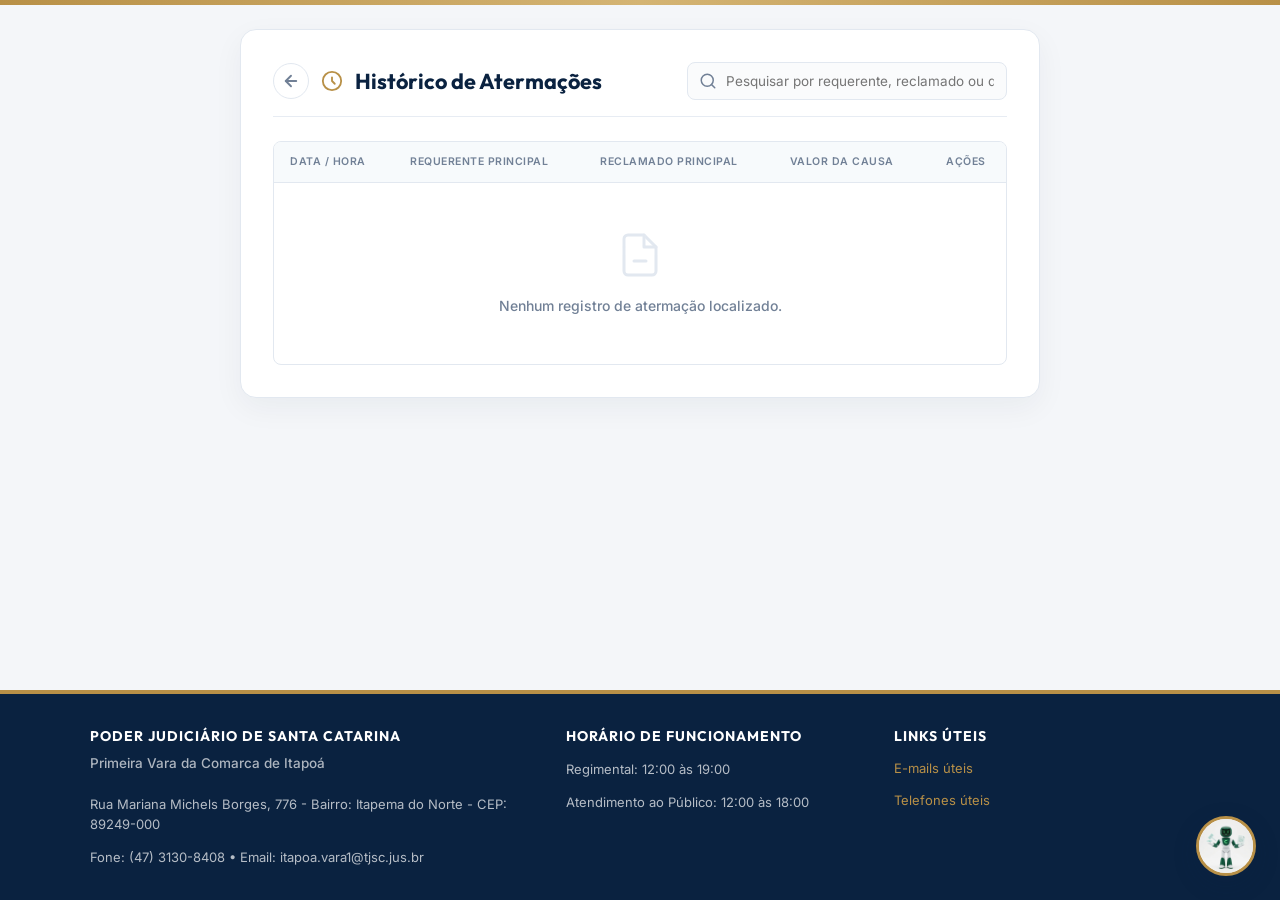
<file: history.html>
<!DOCTYPE html>
<html lang="pt-BR">
<head>
    <meta charset="UTF-8">
    <meta http-equiv="X-UA-Compatible" content="IE=edge">
    <meta name="viewport" content="width=device-width, initial-scale=1.0">
    <title>Cronos - Histórico de Atermações</title>
    <link rel="stylesheet" href="./style.css">
    <link rel="stylesheet" href="./docs.css">
    <link rel="stylesheet" href="./history.css">
</head>
<body>
  <!-- Faixa Dourada Superior -->
  <div class="top-accent-bar"></div>

  <div class="app-container" id="pageContainer">
    <!-- Conteúdo Principal -->
    <main class="container-main" id="pageMain">
      <div class="info-container">
        <div class="history-header">
          <div class="header-left">
            <a href="index.html" class="btn-action-back" title="Voltar para Triagem">
              <svg viewBox="0 0 24 24" width="18" height="18" fill="none" stroke="currentColor" stroke-width="2.5" stroke-linecap="round" stroke-linejoin="round">
                <line x1="19" y1="12" x2="5" y2="12"></line>
                <polyline points="12 19 5 12 12 5"></polyline>
              </svg>
            </a>
            <svg viewBox="0 0 24 24" width="22" height="22" fill="none" stroke="currentColor" stroke-width="2" stroke-linecap="round" stroke-linejoin="round" class="header-icon">
              <path d="M12 8v4l3 3"></path>
              <circle cx="12" cy="12" r="10"></circle>
            </svg>
            <h2 class="history-title">Histórico de Atermações</h2>
          </div>
          <!-- Barra de Busca -->
          <div class="search-wrapper">
            <svg viewBox="0 0 24 24" width="18" height="18" stroke="currentColor" stroke-width="2" fill="none" stroke-linecap="round" stroke-linejoin="round" class="search-icon">
              <circle cx="11" cy="11" r="8"></circle>
              <line x1="21" y1="21" x2="16.65" y2="16.65"></line>
            </svg>
            <input type="text" id="searchInput" class="search-input" placeholder="Pesquisar por requerente, reclamado ou data..." autocomplete="off">
          </div>
        </div>

        <div class="table-container">
          <table id="historyTable" class="history-table">
            <thead>
              <tr>
                <th>Data / Hora</th>
                <th>Requerente Principal</th>
                <th>Reclamado Principal</th>
                <th>Valor da Causa</th>
                <th class="actions-header" style="text-align: center;">Ações</th>
              </tr>
            </thead>
            <tbody id="historyBody">
              <!-- Injetado via Javascript -->
            </tbody>
          </table>
          <div id="noData" class="no-data hidden">
            <svg viewBox="0 0 24 24" width="48" height="48" fill="none" stroke="currentColor" stroke-width="1.5" stroke-linecap="round" stroke-linejoin="round" class="no-data-icon">
              <path d="M14 2H6a2 2 0 0 0-2 2v16a2 2 0 0 0 2 2h12a2 2 0 0 0 2-2V8z"></path>
              <polyline points="14 2 14 8 20 8"></polyline>
              <line x1="9" y1="15" x2="15" y2="15"></line>
            </svg>
            <p>Nenhum registro de atermação localizado.</p>
          </div>
        </div>
      </div>
    </main>
  </div>

  <!-- INICIO DO DOCUMENTO 1 (OCULTO PARA IMPRESSÃO) -->
  <div id="doc1" class="hidden">
      <div id="toPrint">
          <div class="generated">
              <p class="generated-text">
                  documento gerado às <strong id="headerTimeTarget"></strong>
                      do dia <strong id="headerDateTarget"></strong>
              </p>
          </div>
          <section class="doc-header">
              <div class="doc-header-text">
                  <h1 class="doc-title">
                      PODER JUDICIÁRIO DE SANTA CATARINA
                  </h1>
                  <h1 class="doc-title-2">
                      Comarca de Itapoá 1ª Vara
                  </h1>
                  <p class="doc-header-address">
                      Rua Mariana Michels Borges, 776 - Bairro: Itapema do Norte - CEP: 89249-000 - Fone: (47)3443-8000 - Email:
                      itapoa.vara1@tjsc.jus.br
                  </p>
              </div>
          </section>
          <section class="doc-section">
              <div class="doc-section-title-box">
                  <h1 class="doc-title-2">
                      JUIZADO ESPECIAL CÍVEL
                  </h1>
              </div>
              <div class="doc-info-box">
                  <div class="doc-section-inside">
                      <div class="process-info">
                          <div class="doc-name-box">
                              <h2 class="doc-name">
                                  Ação:
                              </h2>
                              <p class="doc-name-content">
                                  Procedimento do Juizado Especial Cível/PROC
                              </p>
                          </div>
                          <div class="doc-name-box hidden" id="anticipationDisplayTarget">
                              <h2 class="doc-name">
                                  Pedido de antecipação de tutela: Sim
                              </h2>
                          </div>
                      </div>
                      <div class="user-info">
                          <h1 class="user-info-title">
                              Reclamante(s):
                          </h1>
                          <!-- PRIMEIRO RECLAMANTE -->
                          <div class="user-box">
                              <div class="doc-name-box">
                                  <h2 class="doc-name">
                                      Nome:
                                  </h2>
                                  <p class="doc-name-content" id="fr_nameTarget">
                                      
                                  </p>
                              </div>
                              <div class="doc-name-box">
                                  <h2 class="doc-name">
                                      Endereço:
                                  </h2>
                                  <p class="doc-name-content" id="fr_addressTarget">
                                      
                                  </p>
                              </div>
                              <div class="doc-name-box">
                                  <h2 class="doc-name">
                                      CPF/CNPJ:
                                  </h2>
                                  <p class="doc-name-content" id="fr_documentTarget">
                                      
                                  </p>
                              </div>
                              <div class="doc-name-box">
                                  <h2 class="doc-name">
                                      Email:
                                  </h2>
                                  <p class="doc-name-content" id="fr_emailTarget">
                                      
                                  </p>
                              </div>
                              <div class="doc-name-box">
                                  <h2 class="doc-name">
                                      Whatsapp/Telefone:
                                  </h2>
                                  <p class="doc-name-content" id="fr_phoneTarget">
                                      
                                  </p>
                              </div>
                          </div>
                          <!-- SEGUNDO RECLAMANTE -->
                          <div class="user-box hidden" id="sr_displayTarget">
                              <div class="doc-name-box">
                                  <h2 class="doc-name">
                                      Nome:
                                  </h2>
                                  <p class="doc-name-content" id="sr_nameTarget">
                                      
                                  </p>
                              </div>
                              <div class="doc-name-box">
                                  <h2 class="doc-name">
                                      Endereço:
                                  </h2>
                                  <p class="doc-name-content" id="sr_addressTarget">
                                      
                                  </p>
                              </div>
                              <div class="doc-name-box">
                                  <h2 class="doc-name">
                                      CPF/CNPJ:
                                  </h2>
                                  <p class="doc-name-content" id="sr_documentTarget">
                                      
                                  </p>
                              </div>
                              <div class="doc-name-box">
                                  <h2 class="doc-name">
                                      Email:
                                  </h2>
                                  <p class="doc-name-content" id="sr_emailTarget">
                                      
                                  </p>
                              </div>
                              <div class="doc-name-box">
                                  <h2 class="doc-name">
                                      Whatsapp/Telefone:
                                  </h2>
                                  <p class="doc-name-content" id="sr_phoneTarget">
                                      
                                  </p>
                              </div>
                          </div>
                          <!-- TERCEIRO RECLAMANTE -->
                          <div class="user-box hidden" id="tr_displayTarget">
                              <div class="doc-name-box">
                                  <h2 class="doc-name">
                                      Nome:
                                  </h2>
                                  <p class="doc-name-content" id="tr_nameTarget">
                                      
                                  </p>
                              </div>
                              <div class="doc-name-box">
                                  <h2 class="doc-name">
                                      Endereço:
                                  </h2>
                                  <p class="doc-name-content" id="tr_addressTarget">
                                      
                                  </p>
                              </div>
                              <div class="doc-name-box">
                                  <h2 class="doc-name">
                                      CPF/CNPJ:
                                  </h2>
                                  <p class="doc-name-content" id="tr_documentTarget">
                                      
                                  </p>
                              </div>
                              <div class="doc-name-box">
                                  <h2 class="doc-name">
                                      Email:
                                  </h2>
                                  <p class="doc-name-content" id="tr_emailTarget">
                                      
                                  </p>
                              </div>
                              <div class="doc-name-box">
                                  <h2 class="doc-name">
                                      Whatsapp/Telefone:
                                  </h2>
                                  <p class="doc-name-content" id="tr_phoneTarget">
                                      
                                  </p>
                              </div>
                          </div>
                      </div>
                      <div class="user-info">
                          <h1 class="user-info-title">
                              Reclamado(s):
                          </h1>
                          <!-- PRIMEIRO RECLAMADO -->
                          <div class="user-box">
                              <div class="doc-name-box">
                                  <h2 class="doc-name">
                                      Nome:
                                  </h2>
                                  <p class="doc-name-content" id="frd_nameTarget">
                                      
                                  </p>
                              </div>
                              <div class="doc-name-box">
                                  <h2 class="doc-name">
                                      Endereço:
                                  </h2>
                                  <p class="doc-name-content" id="frd_addressTarget">
                                      
                                  </p>
                              </div>
                              <div class="doc-name-box">
                                  <h2 class="doc-name">
                                      CPF/CNPJ:
                                  </h2>
                                  <p class="doc-name-content" id="frd_documentTarget">
                                      
                                  </p>
                              </div>
                              <div class="doc-name-box">
                                  <h2 class="doc-name">
                                      Email:
                                  </h2>
                                  <p class="doc-name-content" id="frd_emailTarget">
                                      
                                  </p>
                              </div>
                              <div class="doc-name-box">
                                  <h2 class="doc-name">
                                      Whatsapp/Telefone:
                                  </h2>
                                  <p class="doc-name-content" id="frd_phoneTarget">
                                      
                                  </p>
                              </div>
                          </div>
                          <!-- SEGUNDO RECLAMADO -->
                          <div class="user-box hidden" id="srd_displayTarget">
                              <div class="doc-name-box">
                                  <h2 class="doc-name">
                                      Nome:
                                  </h2>
                                  <p class="doc-name-content" id="srd_nameTarget">
                                      
                                  </p>
                              </div>
                              <div class="doc-name-box">
                                  <h2 class="doc-name">
                                      Endereço:
                                  </h2>
                                  <p class="doc-name-content" id="srd_addressTarget">
                                      
                                  </p>
                              </div>
                              <div class="doc-name-box">
                                  <h2 class="doc-name">
                                      CPF/CNPJ:
                                  </h2>
                                  <p class="doc-name-content" id="srd_documentTarget">
                                      
                                  </p>
                              </div>
                              <div class="doc-name-box">
                                  <h2 class="doc-name">
                                      Email:
                                  </h2>
                                  <p class="doc-name-content" id="srd_emailTarget">
                                      
                                  </p>
                              </div>
                              <div class="doc-name-box">
                                  <h2 class="doc-name">
                                      Whatsapp/Telefone:
                                  </h2>
                                  <p class="doc-name-content" id="srd_phoneTarget">
                                      
                                  </p>
                              </div>
                          </div>
                          <!-- TERCEIRO RECLAMADO -->
                          <div class="user-box hidden" id="trd_displayTarget">
                              <div class="doc-name-box">
                                  <h2 class="doc-name">
                                      Nome:
                                  </h2>
                                  <p class="doc-name-content" id="trd_nameTarget">
                                      
                                  </p>
                              </div>
                              <div class="doc-name-box">
                                  <h2 class="doc-name">
                                      Endereço:
                                  </h2>
                                  <p class="doc-name-content" id="trd_addressTarget">
                                      
                                  </p>
                              </div>
                              <div class="doc-name-box">
                                  <h2 class="doc-name">
                                      CPF/CNPJ:
                                  </h2>
                                  <p class="doc-name-content" id="trd_documentTarget">
                                      
                                  </p>
                              </div>
                              <div class="doc-name-box">
                                  <h2 class="doc-name">
                                      Email:
                                  </h2>
                                  <p class="doc-name-content" id="trd_emailTarget">
                                      
                                  </p>
                              </div>
                              <div class="doc-name-box">
                                  <h2 class="doc-name">
                                      Whatsapp/Telefone:
                                  </h2>
                                  <p class="doc-name-content" id="trd_phoneTarget">
                                      
                                  </p>
                              </div>
                          </div>
                      </div>
                  </div>
              </div>
              <div class="doc-text-box">
                  <h2 class="doc-text-name">
                      I. Dos fatos (Breve relato sobre o caso)
                  </h2>
                  <p class="doc-text" id="reportTarget">
                      
                  </p>
              </div>
              <div class="doc-text-box">
                  <h2 class="doc-text-name">
                      II. Do(s) Pedidos(s)
                  </h2>
                  <p class="doc-text" id="requestTextTarget">
                      
                  </p>
              </div>
              <div class="doc-text-box">
                  <h2 class="doc-text-name">
                      III. Valor da causa
                  </h2>
                  <p class="doc-text">
                      Valor do dano moral: <span id="firstValue"></span>
                  </p>
                  <p class="doc-text">
                      Valor do dano material: <span id="secondValue"></span>
                  </p>
                  <p class="doc-text">
                      Dá-se a causa o valor total de: <span id="thirdValue"></span>
                  </p>
              </div>
              <div class="doc-text-box hidden" id="anticipationTextDisplay">
                  <h2 class="doc-text-name">
                      IV. Antecipação de tutela
                  </h2>
                  <p class="doc-text" id="anticipationTextTarget">
                      
                  </p>
              </div>
              </div>
              <div class="doc-footer">
                  <p id="dateTarget">
                      
                  </p>
                  <div class="doc-signer-box">
                      <h2 class="" id="firstSignerNameTarget">
                          
                      </h2>
                      <h2 class="" id="firstSignerDocument">
                          
                      </h2>
                  </div>
                  <div class="doc-signer-box hidden" id="secondSignerDisplay">
                      <h2 class="" id="secondSignerNameTarget">
                          
                      </h2>
                      <h2 class="" id="secondSignerDocument">
                          
                      </h2>
                  </div>
                  <div class="doc-signer-box hidden" id="thirdSignerDisplay">
                      <h2 class="" id="thirdSignerNameTarget">
                          
                      </h2>
                      <h2 class="" id="thirdSignerDocument">
                          
                      </h2>
                  </div>
              </div>
          </section>
  </div>
  <!-- FIM DO DOCUMENTO 1 -->
  
  <!-- INICIO DOS TERMOS -->
  <div id="firstTerm" class="hidden">
          <div class="generated">
              <p class="generated-text">
                  documento gerado às <strong id="firstTermHeaderTimeTarget"></strong>
                      do dia <strong id="firstTermHeaderDateTarget"></strong>
              </p>
          </div>
          <div class="doc2-header">
              <div class="doc2-header-address-box">
                  <p class="doc2-header-address">
                      Rua Mariana Michels Borges, 776 - Bairro: Itapema do Norte - CEP: 89249-000 - Fone: (47)3443-8000 - Email:
                      itapoa.vara1@tjsc.jus.br
                  </p>
              </div>
          </div>
          <h1 class="doc2-title">
              TERMO DE ADESÃO
          </h1>
          <div class="doc2-body">
              <h3 class="doc2-title2">
                  Autos n.
              </h3>
              <p class="doc2-content">
                  Classe do Processo PROCEDIMENTO DO JUIZADO ESPECIAL CÍVEL
              </p>
              <div>
                  <p class="doc2-content">
                      Eu, 
                      <span id="firstTermNameTarget"></span>, CPF: 
                      <span id="firstTermDocumentTarget"></span>, residente e domiciliado rua 
                      <span id="firstTermStreetTarget"></span>
                      <span id="firstTermNumberTarget"></span> - 
                      <span id="firstTermDistrictTarget"></span> – 
                      <span id="firstTermCityStateTarget"></span> – 
                      <span id="firstTermPostalCodeTarget"></span>, adiro voluntariamente à utilização do aplicativo de mensagens Whatsapp para receber intimações decorrentes da tramitação do processo acima informado, enviadas a partir do número telefônico (número do telefone distribuído à Secretaria do Juizado Especial). Para tanto, informo que receberei as intimações no telefone celular número 
                      <span id="firstTermPhoneTarget"></span> ou pelo e-mail 
                      <span id="firstTermEmailTarget"></span> e assumo o compromisso de comunicar imediatamente ao juízo a alteração do número de telefone informado e assinar novo termo de adesão, reputando eficazes as intimações enviadas ao telefone anteriormente cadastrado na ausência de comunicação da mudança.
                  </p>
                  <p class="doc2-content">
                      Por este ato me declaro ciente do inteiro teor da Resolução Conjunta GP/CGJ n. 6 de 5 de outubro de 2017 e afirmo que:
                  </p>
                  <ul>
                      <li class="doc2-content list">
                          concordo com os termos da Resolução Conjunta GP/CGJ n. 6 de 5 de outubro de 2017 e com a intimação efetuada por meio do aplicativo de mensagens do Whatsapp;
                      </li>
                      <li class="doc2-content list">
                          possuo o aplicativo de mensagens Whatsapp no aparelho de telefone ora informado;
                      </li>
                      <li class="doc2-content list">
                          manterei ativa, na configuração de privacidade do aplicativo de mensagens Whatsapp, a opção recibo/confirmação de leitura;
                      </li>
                      <li class="doc2-content list">
                          fui informado (a) sobre o número de telefone que será utilizado pela secretaria do Juizado Especial para realizar as intimações com a utilização do aplicativo de mensagens Whatsapp;
                      </li>
                      <li class="doc2-content list">
                          fui cientificado (a) de que o Poder Judiciário do Estado de Santa Catarina, em nenhuma hipótese, solicita dados pessoais, bancários ou quaisquer outros de caráter sigiloso, limitando-se à utilização do aplicativo de mensagens Whatsapp para efetuar intimações; e
                      </li>
                      <li class="doc2-content list">
                          Fui cientificado (a) de que as dúvidas referentes à intimação deverão ser tratadas exclusivamente na Secretaria do Juizado Especial na qual tramita o processo referido neste termo.
                      </li>
                  </ul>
              </div>
          </div>
          <div class="doc2-footer">
              <p class="term-full-date" id="firstTermDateTarget"></p>
              <h4 class="term-signer-name" id="firstTermSignerTarget"></h4>
          </div>
  </div>
  <div id="secondTerm" class="hidden">
      <div class="generated">
          <p class="generated-text">
              documento gerado às <strong id="secondTermHeaderTimeTarget"></strong>
                  do dia <strong id="secondTermHeaderDateTarget"></strong>
          </p>
      </div>
      <div class="doc2-header">
          <div class="doc2-header-address-box">
              <p class="doc2-header-address">
                  Rua Mariana Michels Borges, 776 - Bairro: Itapema do Norte - CEP: 89249-000 - Fone: (47)3443-8000 - Email:
                  itapoa.vara1@tjsc.jus.br
              </p>
          </div>
      </div>
      <h1 class="doc2-title">
          TERMO DE ADESÃO
      </h1>
      <div class="doc2-body">
          <h3 class="doc2-title2">
              Autos n.
          </h3>
          <p class="doc2-content">
              Classe do Processo PROCEDIMENTO DO JUIZADO ESPECIAL CÍVEL
          </p>
          <div>
              <p class="doc2-content">
                  Eu, 
                  <span id="secondTermNameTarget"></span>, CPF: 
                  <span id="secondTermDocumentTarget"></span>, residente e domiciliado rua 
                  <span id="secondTermStreetTarget"></span>
                  <span id="secondTermNumberTarget"></span> - 
                  <span id="secondTermDistrictTarget"></span> – 
                  <span id="secondTermCityStateTarget"></span> – 
                  <span id="secondTermPostalCodeTarget"></span>, adiro voluntariamente à utilização do aplicativo de mensagens Whatsapp para receber intimações decorrentes da tramitação do processo acima informado, enviadas a partir do número telefônico (número do telefone distribuído à Secretaria do Juizado Especial). Para tanto, informo que receberei as intimações no telefone celular número 
                  <span id="secondTermPhoneTarget"></span> ou pelo e-mail 
                  <span id="secondTermEmailTarget"></span> e assumo o compromisso de comunicar imediatamente ao juízo a alteração do número de telefone informado e assinar novo termo de adesão, reputando eficazes as intimações enviadas ao telefone anteriormente cadastrado na ausência de comunicação da mudança.
              </p>
              <p class="doc2-content">
                  Por este ato me declaro ciente do inteiro teor da Resolução Conjunta GP/CGJ n. 6 de 5 de outubro de 2017 e afirmo que:
              </p>
              <ul>
                  <li class="doc2-content list">
                      concordo com os termos da Resolução Conjunta GP/CGJ n. 6 de 5 de outubro de 2017 e com a intimação efetuada por meio do aplicativo de mensagens do Whatsapp;
                  </li>
                  <li class="doc2-content list">
                      possuo o aplicativo de mensagens Whatsapp no aparelho de telefone ora informado;
                  </li>
                  <li class="doc2-content list">
                      manterei ativa, na configuração de privacidade do aplicativo de mensagens Whatsapp, a opção recibo/confirmação de leitura;
                  </li>
                  <li class="doc2-content list">
                      fui informado (a) sobre o número de telefone que será utilizado pela secretaria do Juizado Especial para realizar as intimações com a utilização do aplicativo de mensagens Whatsapp;
                  </li>
                  <li class="doc2-content list">
                      fui cientificado (a) de que o Poder Judiciário do Estado de Santa Catarina, em nenhuma hipótese, solicita dados pessoais, bancários ou quaisquer outros de caráter sigiloso, limitando-se à utilização do aplicativo de mensagens Whatsapp para efetuar intimações; e
                  </li>
                  <li class="doc2-content list">
                      Fui cientificado (a) de que as dúvidas referentes à intimação deverão ser tratadas exclusivamente na Secretaria do Juizado Especial na qual tramita o processo referido neste termo.
                  </li>
              </ul>
          </div>
      </div>
      <div class="doc2-footer">
          <p class="term-full-date" id="secondTermDateTarget"></p>
          <h4 class="term-signer-name" id="secondTermSignerTarget"></h4>
      </div>
  </div>
  <div id="thirdTerm" class="hidden">
      <div class="generated">
          <p class="generated-text">
              documento gerado às <strong id="thirdTermHeaderTimeTarget"></strong>
                  do dia <strong id="thirdTermHeaderDateTarget"></strong>
          </p>
      </div>
      <div class="doc2-header">
          <div class="doc2-header-address-box">
              <p class="doc2-header-address">
                  Rua Mariana Michels Borges, 776 - Bairro: Itapema do Norte - CEP: 89249-000 - Fone: (47)3443-8000 - Email:
                  itapoa.vara1@tjsc.jus.br
              </p>
          </div>
      </div>
      <h1 class="doc2-title">
          TERMO DE ADESÃO
      </h1>
      <div class="doc2-body">
          <h3 class="doc2-title2">
              Autos n.
          </h3>
          <p class="doc2-content">
              Classe do Processo PROCEDIMENTO DO JUIZADO ESPECIAL CÍVEL
          </p>
          <div>
              <p class="doc2-content">
                  Eu, 
                  <span id="thirdTermNameTarget"></span>, CPF: 
                  <span id="thirdTermDocumentTarget"></span>, residente e domiciliado rua 
                  <span id="thirdTermStreetTarget"></span>
                  <span id="thirdTermNumberTarget"></span> - 
                  <span id="thirdTermDistrictTarget"></span> – 
                  <span id="thirdTermCityStateTarget"></span> – 
                  <span id="thirdTermPostalCodeTarget"></span>, adiro voluntariamente à utilização do aplicativo de mensagens Whatsapp para receber intimações decorrentes da tramitação do processo acima informado, enviadas a partir do número telefônico (número do telefone distribuído à Secretaria do Juizado Especial). Para tanto, informo que receberei as intimações no telefone celular número 
                  <span id="thirdTermPhoneTarget"></span> ou pelo e-mail 
                  <span id="thirdTermEmailTarget"></span> e assumo o compromisso de comunicar imediatamente ao juízo a alteração do número de telefone informado e assinar novo termo de adesão, reputando eficazes as intimações enviadas ao telefone anteriormente cadastrado na ausência de comunicação da mudança.
              </p>
              <p class="doc2-content">
                  Por este ato me declaro ciente do inteiro teor da Resolução Conjunta GP/CGJ n. 6 de 5 de outubro de 2017 e afirmo que:
              </p>
              <ul>
                  <li class="doc2-content list">
                      concordo com os termos da Resolução Conjunta GP/CGJ n. 6 de 5 de outubro de 2017 e com a intimação efetuada por meio do aplicativo de mensagens do Whatsapp;
                  </li>
                  <li class="doc2-content list">
                      possuo o aplicativo de mensagens Whatsapp no aparelho de telefone ora informado;
                  </li>
                  <li class="doc2-content list">
                      manterei ativa, na configuração de privacidade do aplicativo de mensagens Whatsapp, a opção recibo/confirmação de leitura;
                  </li>
                  <li class="doc2-content list">
                      fui informado (a) sobre o número de telefone que será utilizado pela secretaria do Juizado Especial para realizar as intimações com a utilização do aplicativo de mensagens Whatsapp;
                  </li>
                  <li class="doc2-content list">
                      fui cientificado (a) de que o Poder Judiciário do Estado de Santa Catarina, em nenhuma hipótese, solicita dados pessoais, bancários ou quaisquer outros de caráter sigiloso, limitando-se à utilização do aplicativo de mensagens Whatsapp para efetuar intimações; e
                  </li>
                  <li class="doc2-content list">
                      Fui cientificado (a) de que as dúvidas referentes à intimação deverão ser tratadas exclusivamente na Secretaria do Juizado Especial na qual tramita o processo referido neste termo.
                  </li>
              </ul>
          </div>
      </div>
      <div class="doc2-footer">
          <p class="term-full-date" id="thirdTermDateTarget"></p>
          <h4 class="term-signer-name" id="thirdTermSignerTarget"></h4>
      </div>
  </div>
  <!-- FIM DOS TERMOS -->

  <!-- CONTAINER PARA ANEXOS IMPRESSÃO -->
  <div id="attachedDocsPrintContainer"></div>

  <footer class="app-footer-inst" id="pageFooter">
    <div class="app-footer-grid">
      <div class="footer-col">
        <h4>Poder Judiciário de Santa Catarina</h4>
        <div style="margin-top: -6px; margin-bottom: 8px; font-weight: 500; font-size: 13.5px; opacity: 0.95;">Primeira Vara da Comarca de Itapoá</div>
        <p>Rua Mariana Michels Borges, 776 - Bairro: Itapema do Norte - CEP: 89249-000</p>
        <p>Fone: (47) 3130-8408 • Email: itapoa.vara1@tjsc.jus.br</p>
      </div>
      <div class="footer-col">
        <h4>Horário de Funcionamento</h4>
        <p>Regimental: 12:00 às 19:00</p>
        <p>Atendimento ao Público: 12:00 às 18:00</p>
      </div>
      <div class="footer-col">
        <h4>Links Úteis</h4>
        <a href="https://app.tjsc.jus.br/tjsc-consulta-email/#/" target="_blank">E-mails úteis</a>
        <a href="https://www.tjsc.jus.br/enderecos-e-telefones" target="_blank">Telefones úteis</a>
      </div>
    </div>
  </footer>

  <script src="./lib/jquery-3.7.0.min.js"></script>
  <script src="./lib/jspdf.umd.min.js"></script>
  <script src="./lib/pdf-lib.min.js"></script>
  <script src="./pdf-generator.js"></script>
  <script src="./history.js"></script>

  
  <style type="text/css">
      /* --- Estilos do Cronos Assistente --- */
      .assistant-floating-btn {
          position: fixed;
          bottom: 24px;
          right: 24px;
          width: 60px;
          height: 60px;
          border-radius: 50%;
          border: 3px solid var(--color-accent, #b89047);
          background-color: var(--color-card-bg, #ffffff);
          box-shadow: 0 8px 24px rgba(10, 34, 64, 0.18);
          cursor: pointer;
          z-index: 9999;
          padding: 0;
          overflow: hidden;
          transition: all 0.3s cubic-bezier(0.175, 0.885, 0.32, 1.275);
          display: flex;
          align-items: center;
          justify-content: center;
          outline: none;
      }
      .assistant-floating-btn img {
          width: 100%;
          height: 100%;
          object-fit: cover;
          display: block;
      }
      .assistant-floating-btn:hover {
          transform: scale(1.1) translateY(-3px);
          box-shadow: 0 12px 32px rgba(10, 34, 64, 0.28);
          border-color: var(--color-accent-hover, #a37c37);
      }
      .assistant-floating-btn:active {
          transform: scale(0.95);
      }
      .cronos-modal-overlay {
          position: fixed;
          top: 0;
          left: 0;
          width: 100%;
          height: 100%;
          background-color: rgba(10, 34, 64, 0.4);
          backdrop-filter: blur(4px);
          display: flex;
          align-items: center;
          justify-content: center;
          z-index: 10000;
          animation: fadeInHelp 0.2s ease-out;
      }
      .cronos-modal-overlay.hidden {
          display: none !important;
      }
      .cronos-modal-box {
          background-color: var(--color-card-bg, #ffffff);
          border-radius: var(--radius, 8px);
          box-shadow: 0 15px 35px rgba(10, 34, 64, 0.2);
          width: 90%;
          box-sizing: border-box;
          animation: scaleUpHelp 0.2s ease-out;
      }
      .assistant-giant-box {
          max-width: 840px !important;
          width: 94% !important;
          max-height: 90vh;
          display: flex;
          flex-direction: column;
          padding: 0 !important;
          overflow: hidden;
          border: 1px solid var(--color-border, #e2e8f0);
      }
      .assistant-modal-header {
          display: flex;
          align-items: center;
          gap: 16px;
          padding: 20px 24px;
          background-color: var(--color-bg, #f4f6f9);
          border-bottom: 1px solid var(--color-border, #e2e8f0);
          position: relative;
          flex-shrink: 0;
          text-align: left;
      }
      .assistant-modal-logo {
          width: 36px;
          height: 36px;
          border-radius: 50%;
          border: 1.5px solid var(--color-accent, #b89047);
          object-fit: cover;
      }
      .cronos-modal-title {
          font-family: var(--font-title, sans-serif);
          font-size: 1.25rem;
          font-weight: 700;
          color: var(--color-primary, #0a2240);
          margin: 0;
      }
      .assistant-modal-close-btn {
          position: absolute;
          top: 16px;
          right: 20px;
          background: transparent;
          border: none;
          font-size: 1.75rem;
          font-weight: 300;
          line-height: 1;
          color: var(--color-text-muted, #718096);
          cursor: pointer;
          transition: color 0.2s ease;
      }
      .assistant-modal-close-btn:hover {
          color: var(--color-error, #e53e3e);
      }
      .assistant-modal-body {
          padding: 24px;
          overflow-y: auto;
          flex-grow: 1;
          box-sizing: border-box;
          text-align: left;
      }
      .assistant-body-layout {
          display: flex;
          gap: 24px;
          align-items: flex-start;
      }
      .assistant-hero-column {
          flex: 0 0 240px;
          background: linear-gradient(135deg, rgba(10, 34, 64, 0.03) 0%, rgba(184, 144, 71, 0.05) 100%);
          border: 1px solid var(--color-border, #e2e8f0);
          border-radius: 12px;
          padding: 24px 20px;
          box-sizing: border-box;
          display: flex;
          flex-direction: column;
          align-items: center;
          gap: 16px;
          position: sticky;
          top: 0;
          box-shadow: 0 4px 12px rgba(10, 34, 64, 0.03);
          align-self: flex-start;
      }
      .assistant-hero-column img {
          width: 140px;
          height: 140px;
          border-radius: 50%;
          border: 4px solid var(--color-accent, #b89047);
          object-fit: cover;
          box-shadow: 0 8px 20px rgba(10, 34, 64, 0.15);
          transition: all 0.3s cubic-bezier(0.175, 0.885, 0.32, 1.275);
      }
      .assistant-hero-column:hover img {
          transform: scale(1.06) rotate(3deg);
          border-color: var(--color-accent-hover, #a37c37);
      }
      .assistant-hero-title {
          margin: 0;
          font-family: var(--font-title, sans-serif);
          font-size: 1.15rem;
          color: var(--color-primary, #0a2240);
          font-weight: 700;
          text-align: center;
      }
      .assistant-hero-text {
          margin: 0;
          font-family: var(--font-body, sans-serif);
          font-size: 0.85rem;
          color: var(--color-text-muted, #718096);
          line-height: 1.45;
          text-align: center;
      }
      .assistant-content-column {
          flex: 1;
          display: flex;
          flex-direction: column;
          gap: 12px;
      }
      .assistant-contact-section {
          background: linear-gradient(135deg, rgba(10, 34, 64, 0.02) 0%, rgba(184, 144, 71, 0.04) 100%);
          border: 1px dashed var(--color-accent, #b89047);
          border-radius: 8px;
          padding: 16px 20px;
          margin-top: 12px;
      }
      .cronos-modal-btn {
          padding: 10px 20px;
          font-family: var(--font-body, sans-serif);
          font-size: 0.9rem;
          font-weight: 500;
          border-radius: var(--radius, 8px);
          cursor: pointer;
          transition: all 0.2s ease;
          display: inline-flex;
          align-items: center;
          justify-content: center;
          gap: 8px;
          text-decoration: none;
          border: none;
      }
      .cronos-modal-btn-primary {
          background-color: var(--color-accent, #b89047);
          color: white;
      }
      .cronos-modal-btn-primary:hover {
          background-color: var(--color-accent-hover, #a37c37);
          transform: translateY(-1px);
      }
      @keyframes fadeInHelp {
          from { opacity: 0; }
          to { opacity: 1; }
      }
      @keyframes scaleUpHelp {
          from { transform: scale(0.95); opacity: 0; }
          to { transform: scale(1); opacity: 1; }
      }
  </style>
  <!-- Botão Flutuante do Cronos Assistente -->
  <button type="button" id="cronosAssistantBtn" class="assistant-floating-btn" title="Cronos Assistente - Ajuda Geral">
      <img src="./icons/cronos-assistant.jpg" alt="Cronos Assistente">
  </button>

  <!-- Modal Gigante do Cronos Assistente -->
  <div id="cronosAssistantModal" class="cronos-modal-overlay hidden">
      <div class="cronos-modal-box assistant-giant-box">
          <div class="assistant-modal-header">
              <img src="./icons/cronos-assistant.jpg" class="assistant-modal-logo" alt="Cronos Assistente">
              <div>
                  <h3 class="cronos-modal-title">Histórico de Atermações</h3>
                  <p style="margin: 2px 0 0 0; font-size: 0.85rem; color: var(--color-text-muted); font-family: var(--font-body); line-height: 1;">Guia de Ajuda Integrado</p>
              </div>
              <button type="button" class="assistant-modal-close-btn" id="closeAssistantModalBtn">&times;</button>
          </div>
          
          <div class="assistant-modal-body">
              <div class="assistant-body-layout">
                  <!-- Coluna da Esquerda: Cronos Assistente Hero -->
                  <div class="assistant-hero-column">
                      <img src="./icons/cronos-assistant.jpg" alt="Cronos Assistente">
                      <h4 class="assistant-hero-title">Como funciona?</h4>
                      <p class="assistant-hero-text">
                          Eu sou o Cronos, seu assistente. Veja ao lado como gerenciar suas atermações!
                      </p>
                  </div>

                  <!-- Coluna da Direita: Conteúdo de Instrução -->
                  <div class="assistant-content-column">
                                  <h3 style="margin: 0 0 12px 0; font-family: var(--font-title); color: var(--color-primary); font-size: 1.1rem; font-weight: 700;">📋 Histórico de Atermações JEC</h3>
            <p style="margin-bottom: 12px; font-size: 0.88rem; color: var(--color-text-main);">Gerencie todos os formulários de atermação que foram preenchidos e salvos na comarca.</p>
            <h4 style="margin: 14px 0 6px 0; color: var(--color-primary); font-size: 0.95rem; font-weight: 700; font-family: var(--font-title);">Ações disponíveis:</h4>
            <ul style="padding-left: 20px; margin: 0; display: flex; flex-direction: column; gap: 8px; font-size: 0.85rem; color: var(--color-text-main);">
                <li><strong>Editar (Lápis):</strong> Reabre o formulário da atermação pré-preenchido para correção de informações.</li>
                <li><strong>Gerar PDF (Seta de Download):</strong> Baixa o arquivo PDF consolidado com o Termo de Adesão ao WhatsApp e os documentos anexos formatados.</li>
                <li><strong>Enviar por E-mail (Envelope):</strong> Baixa a petição no computador e abre o cliente de e-mail pré-preenchido para <code>itapoa.distribuicao@tjsc.jus.br</code>.</li>
                <li><strong>Assinar no GOV.BR (Caneta):</strong> Abre diretamente a página oficial do portal de assinaturas eletrônicas do governo federal em nova aba.</li>
            </ul>
                  </div>
              </div>
          </div>
          
          <div class="cronos-modal-buttons" style="margin-top: 0; justify-content: flex-end; padding: 16px 24px; background-color: var(--color-bg); border-top: 1px solid var(--color-border); flex-shrink: 0; display: flex; gap: 12px; box-sizing: border-box;">
              <button type="button" class="cronos-modal-btn cronos-modal-btn-primary" id="closeAssistantModalOkBtn">Entendi, obrigado!</button>
          </div>
      </div>
  </div>

  <script src="./assistant.js"></script></body>
</html>
</file>
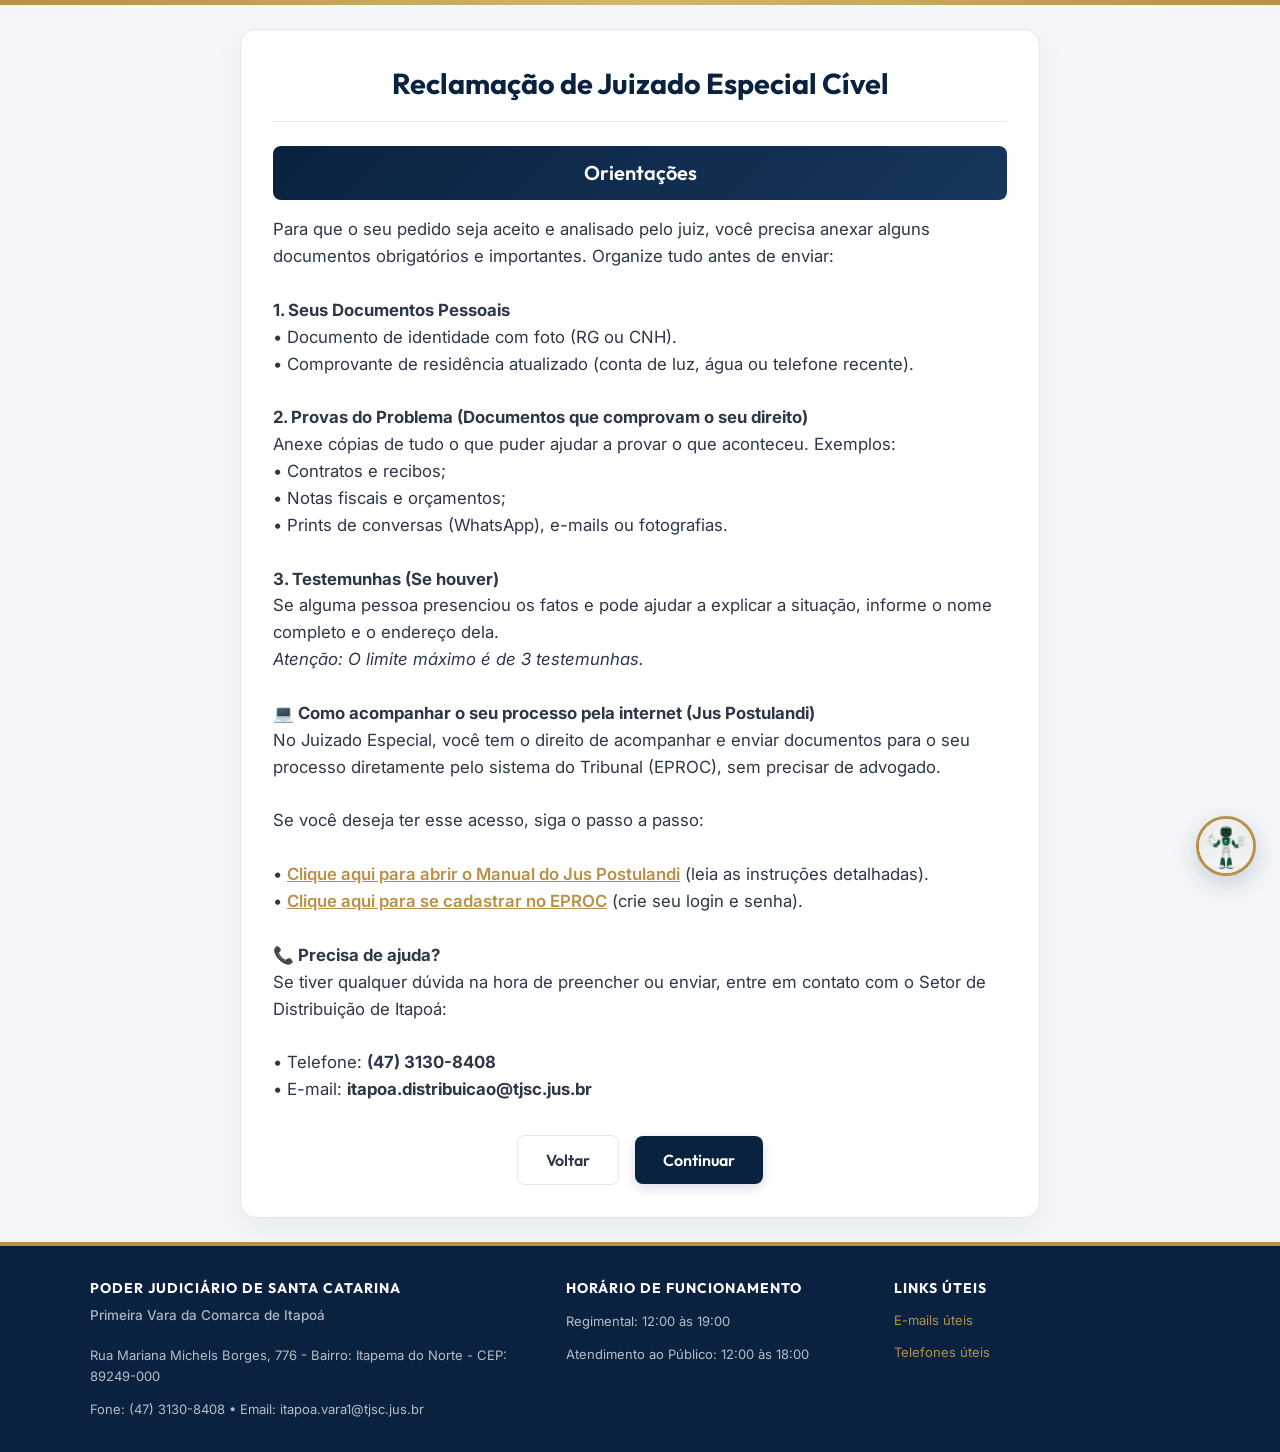
<file: needs.html>
<!DOCTYPE html>
<html lang="pt-BR">
<head>
    <meta charset="UTF-8">
    <meta http-equiv="X-UA-Compatible" content="IE=edge">
    <meta name="viewport" content="width=device-width, initial-scale=1.0">
    <title>Cronos - Orientações JEC</title>
    <link class="tab-link" rel="stylesheet" href="./style.css">
</head>
<body>
  <!-- Faixa Dourada Superior -->
  <div class="top-accent-bar"></div>

  <div class="app-container">

    <!-- Conteúdo Principal -->
    <main class="container-main">
        <div class="info-container">
            <h1 class="name">
                Reclamação de Juizado Especial Cível
            </h1>
            <div class="info">
                <h1 class="title">
                    Orientações                    
                </h1>
                <p class="text">
                    Para que o seu pedido seja aceito e analisado pelo juiz, você precisa anexar alguns documentos obrigatórios e importantes. Organize tudo antes de enviar:
                    <br><br>
                    <strong>1. Seus Documentos Pessoais</strong>
                    <br>
                    • Documento de identidade com foto (RG ou CNH).
                    <br>
                    • Comprovante de residência atualizado (conta de luz, água ou telefone recente).
                    <br><br>
                    <strong>2. Provas do Problema (Documentos que comprovam o seu direito)</strong>
                    <br>
                    Anexe cópias de tudo o que puder ajudar a provar o que aconteceu. Exemplos:
                    <br>
                    • Contratos e recibos;
                    <br>
                    • Notas fiscais e orçamentos;
                    <br>
                    • Prints de conversas (WhatsApp), e-mails ou fotografias.
                    <br><br>
                    <strong>3. Testemunhas (Se houver)</strong>
                    <br>
                    Se alguma pessoa presenciou os fatos e pode ajudar a explicar a situação, informe o nome completo e o endereço dela.
                    <br>
                    <em>Atenção: O limite máximo é de 3 testemunhas.</em>
                    <br><br>
                    <strong>💻 Como acompanhar o seu processo pela internet (Jus Postulandi)</strong>
                    <br>
                    No Juizado Especial, você tem o direito de acompanhar e enviar documentos para o seu processo diretamente pelo sistema do Tribunal (EPROC), sem precisar de advogado.
                    <br><br>
                    Se você deseja ter esse acesso, siga o passo a passo:
                    <br><br>
                    • <a href="https://www.tjsc.jus.br/documents/3061010/3872774/Edi%C3%A7%C3%A3o+27+-+Jus+Postulandi.pdf/89788451-379a-47c9-2c20-f71eec096f51" target="_blank" style="color: var(--color-accent); font-weight: 600;">Clique aqui para abrir o Manual do Jus Postulandi</a> (leia as instruções detalhadas).
                    <br>
                    • <a href="https://eproc1g.tjsc.jus.br/eproc/externo_controlador.php?acao=selecionar_tipo_jus_postulandi_cadastrar" target="_blank" style="color: var(--color-accent); font-weight: 600;">Clique aqui para se cadastrar no EPROC</a> (crie seu login e senha).
                    <br><br>
                    <strong>📞 Precisa de ajuda?</strong>
                    <br>
                    Se tiver qualquer dúvida na hora de preencher ou enviar, entre em contato com o Setor de Distribuição de Itapoá:
                    <br><br>
                    • Telefone: <strong>(47) 3130-8408</strong>
                    <br>
                    • E-mail: <strong>itapoa.distribuicao@tjsc.jus.br</strong>
                </p>
            </div>
            <div class="button-container">
                <a href="./index.html" class="btn-danger">Voltar</a>
                <a href="./form.html" class="btn-success">Continuar</a>
            </div>
        </div>
    </main>
  </div>

  <footer class="app-footer-inst">
    <div class="app-footer-grid">
      <div class="footer-col">
        <h4>Poder Judiciário de Santa Catarina</h4>
        <div style="margin-top: -6px; margin-bottom: 8px; font-weight: 500; font-size: 13.5px; opacity: 0.95;">Primeira Vara da Comarca de Itapoá</div>
        <p>Rua Mariana Michels Borges, 776 - Bairro: Itapema do Norte - CEP: 89249-000</p>
        <p>Fone: (47) 3130-8408 • Email: itapoa.vara1@tjsc.jus.br</p>
      </div>
      <div class="footer-col">
        <h4>Horário de Funcionamento</h4>
        <p>Regimental: 12:00 às 19:00</p>
        <p>Atendimento ao Público: 12:00 às 18:00</p>
      </div>
      <div class="footer-col">
        <h4>Links Úteis</h4>
        <a href="https://app.tjsc.jus.br/tjsc-consulta-email/#/" target="_blank">E-mails úteis</a>
        <a href="https://www.tjsc.jus.br/enderecos-e-telefones" target="_blank">Telefones úteis</a>
      </div>
    </div>
  </footer>

  
  <style type="text/css">
      /* --- Estilos do Cronos Assistente --- */
      .assistant-floating-btn {
          position: fixed;
          bottom: 24px;
          right: 24px;
          width: 60px;
          height: 60px;
          border-radius: 50%;
          border: 3px solid var(--color-accent, #b89047);
          background-color: var(--color-card-bg, #ffffff);
          box-shadow: 0 8px 24px rgba(10, 34, 64, 0.18);
          cursor: pointer;
          z-index: 9999;
          padding: 0;
          overflow: hidden;
          transition: all 0.3s cubic-bezier(0.175, 0.885, 0.32, 1.275);
          display: flex;
          align-items: center;
          justify-content: center;
          outline: none;
      }
      .assistant-floating-btn img {
          width: 100%;
          height: 100%;
          object-fit: cover;
          display: block;
      }
      .assistant-floating-btn:hover {
          transform: scale(1.1) translateY(-3px);
          box-shadow: 0 12px 32px rgba(10, 34, 64, 0.28);
          border-color: var(--color-accent-hover, #a37c37);
      }
      .assistant-floating-btn:active {
          transform: scale(0.95);
      }
      .cronos-modal-overlay {
          position: fixed;
          top: 0;
          left: 0;
          width: 100%;
          height: 100%;
          background-color: rgba(10, 34, 64, 0.4);
          backdrop-filter: blur(4px);
          display: flex;
          align-items: center;
          justify-content: center;
          z-index: 10000;
          animation: fadeInHelp 0.2s ease-out;
      }
      .cronos-modal-overlay.hidden {
          display: none !important;
      }
      .cronos-modal-box {
          background-color: var(--color-card-bg, #ffffff);
          border-radius: var(--radius, 8px);
          box-shadow: 0 15px 35px rgba(10, 34, 64, 0.2);
          width: 90%;
          box-sizing: border-box;
          animation: scaleUpHelp 0.2s ease-out;
      }
      .assistant-giant-box {
          max-width: 840px !important;
          width: 94% !important;
          max-height: 90vh;
          display: flex;
          flex-direction: column;
          padding: 0 !important;
          overflow: hidden;
          border: 1px solid var(--color-border, #e2e8f0);
      }
      .assistant-modal-header {
          display: flex;
          align-items: center;
          gap: 16px;
          padding: 20px 24px;
          background-color: var(--color-bg, #f4f6f9);
          border-bottom: 1px solid var(--color-border, #e2e8f0);
          position: relative;
          flex-shrink: 0;
          text-align: left;
      }
      .assistant-modal-logo {
          width: 36px;
          height: 36px;
          border-radius: 50%;
          border: 1.5px solid var(--color-accent, #b89047);
          object-fit: cover;
      }
      .cronos-modal-title {
          font-family: var(--font-title, sans-serif);
          font-size: 1.25rem;
          font-weight: 700;
          color: var(--color-primary, #0a2240);
          margin: 0;
      }
      .assistant-modal-close-btn {
          position: absolute;
          top: 16px;
          right: 20px;
          background: transparent;
          border: none;
          font-size: 1.75rem;
          font-weight: 300;
          line-height: 1;
          color: var(--color-text-muted, #718096);
          cursor: pointer;
          transition: color 0.2s ease;
      }
      .assistant-modal-close-btn:hover {
          color: var(--color-error, #e53e3e);
      }
      .assistant-modal-body {
          padding: 24px;
          overflow-y: auto;
          flex-grow: 1;
          box-sizing: border-box;
          text-align: left;
      }
      .assistant-body-layout {
          display: flex;
          gap: 24px;
          align-items: flex-start;
      }
      .assistant-hero-column {
          flex: 0 0 240px;
          background: linear-gradient(135deg, rgba(10, 34, 64, 0.03) 0%, rgba(184, 144, 71, 0.05) 100%);
          border: 1px solid var(--color-border, #e2e8f0);
          border-radius: 12px;
          padding: 24px 20px;
          box-sizing: border-box;
          display: flex;
          flex-direction: column;
          align-items: center;
          gap: 16px;
          position: sticky;
          top: 0;
          box-shadow: 0 4px 12px rgba(10, 34, 64, 0.03);
          align-self: flex-start;
      }
      .assistant-hero-column img {
          width: 140px;
          height: 140px;
          border-radius: 50%;
          border: 4px solid var(--color-accent, #b89047);
          object-fit: cover;
          box-shadow: 0 8px 20px rgba(10, 34, 64, 0.15);
          transition: all 0.3s cubic-bezier(0.175, 0.885, 0.32, 1.275);
      }
      .assistant-hero-column:hover img {
          transform: scale(1.06) rotate(3deg);
          border-color: var(--color-accent-hover, #a37c37);
      }
      .assistant-hero-title {
          margin: 0;
          font-family: var(--font-title, sans-serif);
          font-size: 1.15rem;
          color: var(--color-primary, #0a2240);
          font-weight: 700;
          text-align: center;
      }
      .assistant-hero-text {
          margin: 0;
          font-family: var(--font-body, sans-serif);
          font-size: 0.85rem;
          color: var(--color-text-muted, #718096);
          line-height: 1.45;
          text-align: center;
      }
      .assistant-content-column {
          flex: 1;
          display: flex;
          flex-direction: column;
          gap: 12px;
      }
      .assistant-contact-section {
          background: linear-gradient(135deg, rgba(10, 34, 64, 0.02) 0%, rgba(184, 144, 71, 0.04) 100%);
          border: 1px dashed var(--color-accent, #b89047);
          border-radius: 8px;
          padding: 16px 20px;
          margin-top: 12px;
      }
      .cronos-modal-btn {
          padding: 10px 20px;
          font-family: var(--font-body, sans-serif);
          font-size: 0.9rem;
          font-weight: 500;
          border-radius: var(--radius, 8px);
          cursor: pointer;
          transition: all 0.2s ease;
          display: inline-flex;
          align-items: center;
          justify-content: center;
          gap: 8px;
          text-decoration: none;
          border: none;
      }
      .cronos-modal-btn-primary {
          background-color: var(--color-accent, #b89047);
          color: white;
      }
      .cronos-modal-btn-primary:hover {
          background-color: var(--color-accent-hover, #a37c37);
          transform: translateY(-1px);
      }
      @keyframes fadeInHelp {
          from { opacity: 0; }
          to { opacity: 1; }
      }
      @keyframes scaleUpHelp {
          from { transform: scale(0.95); opacity: 0; }
          to { transform: scale(1); opacity: 1; }
      }
  </style>
  <!-- Botão Flutuante do Cronos Assistente -->
  <button type="button" id="cronosAssistantBtn" class="assistant-floating-btn" title="Cronos Assistente - Ajuda Geral">
      <img src="./icons/cronos-assistant.jpg" alt="Cronos Assistente">
  </button>

  <!-- Modal Gigante do Cronos Assistente -->
  <div id="cronosAssistantModal" class="cronos-modal-overlay hidden">
      <div class="cronos-modal-box assistant-giant-box">
          <div class="assistant-modal-header">
              <img src="./icons/cronos-assistant.jpg" class="assistant-modal-logo" alt="Cronos Assistente">
              <div>
                  <h3 class="cronos-modal-title">Documentos do JEC</h3>
                  <p style="margin: 2px 0 0 0; font-size: 0.85rem; color: var(--color-text-muted); font-family: var(--font-body); line-height: 1;">Guia de Ajuda Integrado</p>
              </div>
              <button type="button" class="assistant-modal-close-btn" id="closeAssistantModalBtn">&times;</button>
          </div>
          
          <div class="assistant-modal-body">
              <div class="assistant-body-layout">
                  <!-- Coluna da Esquerda: Cronos Assistente Hero -->
                  <div class="assistant-hero-column">
                      <img src="./icons/cronos-assistant.jpg" alt="Cronos Assistente">
                      <h4 class="assistant-hero-title">Como funciona?</h4>
                      <p class="assistant-hero-text">
                          Eu sou o Cronos, seu assistente. Veja ao lado a lista de documentos necessários!
                      </p>
                  </div>

                  <!-- Coluna da Direita: Conteúdo de Instrução -->
                  <div class="assistant-content-column">
                                  <h3 style="margin: 0 0 12px 0; font-family: var(--font-title); color: var(--color-primary); font-size: 1.1rem; font-weight: 700;">📋 Documentos Necessários</h3>
            <p style="margin-bottom: 12px; font-size: 0.88rem; color: var(--color-text-main);">Antes de iniciar o preenchimento, certifique-se de que possui todos os documentos obrigatórios digitalizados em seu computador.</p>
            <h4 style="margin: 14px 0 6px 0; color: var(--color-primary); font-size: 0.95rem; font-weight: 700; font-family: var(--font-title);">Documentos e Provas:</h4>
            <ul style="padding-left: 20px; margin: 0; display: flex; flex-direction: column; gap: 8px; font-size: 0.85rem; color: var(--color-text-main);">
                <li><strong>Identificação:</strong> CNH ou RG (frente e verso legíveis).</li>
                <li><strong>Residência:</strong> Conta de luz, água ou telefone recente em seu nome.</li>
                <li><strong>Provas do Problema:</strong> Contratos, notas fiscais, prints de conversas de WhatsApp, e-mails, protocolos ou orçamentos.</li>
                <li><strong>Formatos:</strong> Arquivos de imagem (.jpg, .png) ou PDF.</li>
            </ul>
                  </div>
              </div>
          </div>
          
          <div class="cronos-modal-buttons" style="margin-top: 0; justify-content: flex-end; padding: 16px 24px; background-color: var(--color-bg); border-top: 1px solid var(--color-border); flex-shrink: 0; display: flex; gap: 12px; box-sizing: border-box;">
              <button type="button" class="cronos-modal-btn cronos-modal-btn-primary" id="closeAssistantModalOkBtn">Entendi, obrigado!</button>
          </div>
      </div>
  </div>

  <script src="./assistant.js"></script></body>
</html>
</file>
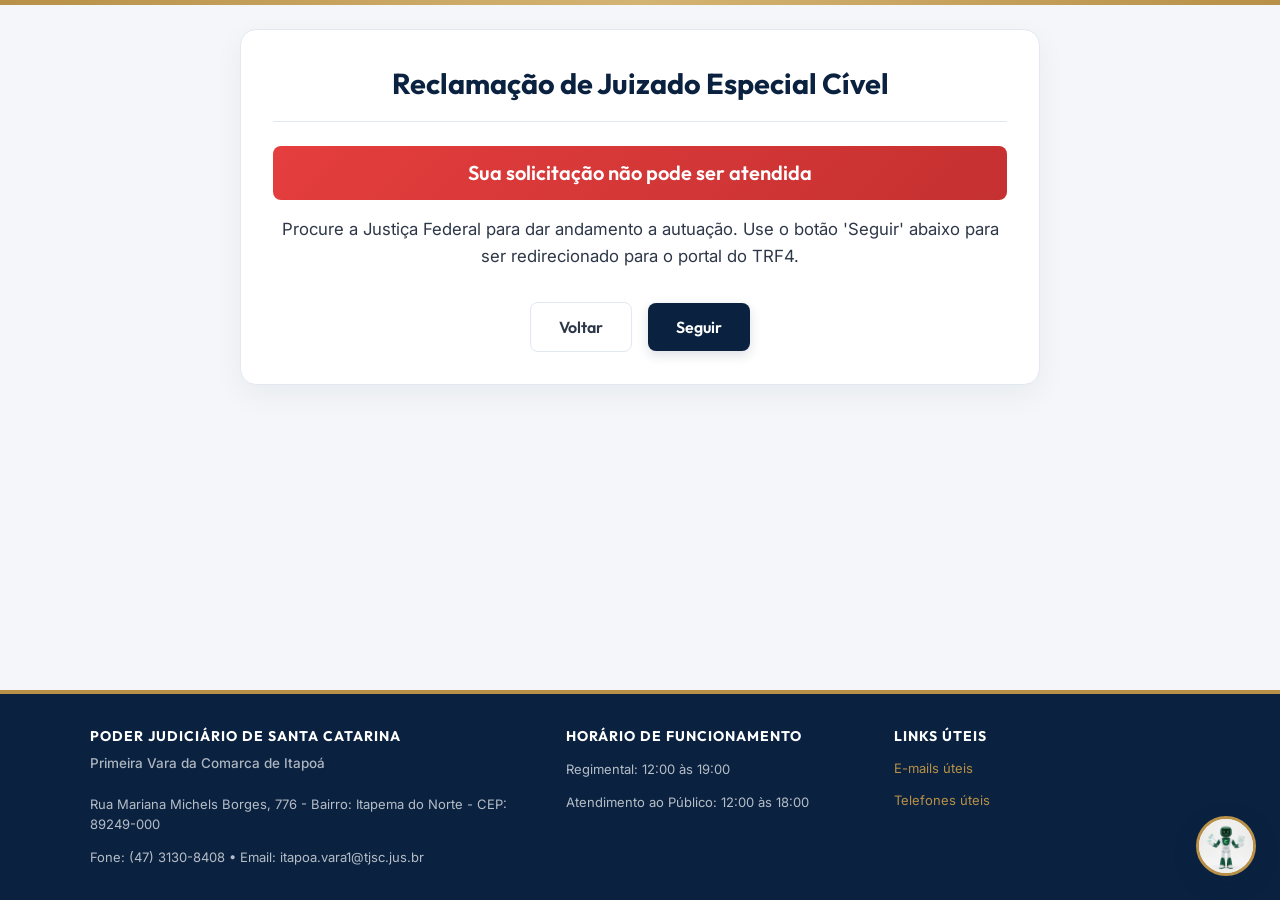
<file: warn.html>
<!DOCTYPE html>
<html lang="pt-BR">
<head>
    <meta charset="UTF-8">
    <meta http-equiv="X-UA-Compatible" content="IE=edge">
    <meta name="viewport" content="width=device-width, initial-scale=1.0">
    <title>Cronos - Triagem JEC</title>
    <link rel="stylesheet" href="./style.css">
</head>
<body>
  <!-- Faixa Dourada Superior -->
  <div class="top-accent-bar"></div>

  <div class="app-container">

    <!-- Conteúdo Principal -->
    <main class="container-main">
        <div class="info-container">
            <h1 class="name">
                Reclamação de Juizado Especial Cível
            </h1>
            <div class="info">
                <h1 class="title" style="background: linear-gradient(135deg, var(--color-error) 0%, #c53030 100%);">
                    Sua solicitação não pode ser atendida
                </h1>
                <p class="text" style="text-align: center;">
                    Procure a Justiça Federal para dar andamento a autuação.
                    Use o botão 'Seguir' abaixo para ser redirecionado para o portal do TRF4.
                </p>
            </div>
            <div class="button-container">
                <a href="./index.html" class="btn-danger">
                    Voltar
                </a>
                <a href="https://www.trf4.jus.br/" target="_blank" class="btn-success">
                    Seguir
                </a>
            </div>
        </div>
    </main>
  </div>

  <footer class="app-footer-inst">
    <div class="app-footer-grid">
      <div class="footer-col">
        <h4>Poder Judiciário de Santa Catarina</h4>
        <div style="margin-top: -6px; margin-bottom: 8px; font-weight: 500; font-size: 13.5px; opacity: 0.95;">Primeira Vara da Comarca de Itapoá</div>
        <p>Rua Mariana Michels Borges, 776 - Bairro: Itapema do Norte - CEP: 89249-000</p>
        <p>Fone: (47) 3130-8408 • Email: itapoa.vara1@tjsc.jus.br</p>
      </div>
      <div class="footer-col">
        <h4>Horário de Funcionamento</h4>
        <p>Regimental: 12:00 às 19:00</p>
        <p>Atendimento ao Público: 12:00 às 18:00</p>
      </div>
      <div class="footer-col">
        <h4>Links Úteis</h4>
        <a href="https://app.tjsc.jus.br/tjsc-consulta-email/#/" target="_blank">E-mails úteis</a>
        <a href="https://www.tjsc.jus.br/enderecos-e-telefones" target="_blank">Telefones úteis</a>
      </div>
    </div>
  </footer>

  
  <style type="text/css">
      /* --- Estilos do Cronos Assistente --- */
      .assistant-floating-btn {
          position: fixed;
          bottom: 24px;
          right: 24px;
          width: 60px;
          height: 60px;
          border-radius: 50%;
          border: 3px solid var(--color-accent, #b89047);
          background-color: var(--color-card-bg, #ffffff);
          box-shadow: 0 8px 24px rgba(10, 34, 64, 0.18);
          cursor: pointer;
          z-index: 9999;
          padding: 0;
          overflow: hidden;
          transition: all 0.3s cubic-bezier(0.175, 0.885, 0.32, 1.275);
          display: flex;
          align-items: center;
          justify-content: center;
          outline: none;
      }
      .assistant-floating-btn img {
          width: 100%;
          height: 100%;
          object-fit: cover;
          display: block;
      }
      .assistant-floating-btn:hover {
          transform: scale(1.1) translateY(-3px);
          box-shadow: 0 12px 32px rgba(10, 34, 64, 0.28);
          border-color: var(--color-accent-hover, #a37c37);
      }
      .assistant-floating-btn:active {
          transform: scale(0.95);
      }
      .cronos-modal-overlay {
          position: fixed;
          top: 0;
          left: 0;
          width: 100%;
          height: 100%;
          background-color: rgba(10, 34, 64, 0.4);
          backdrop-filter: blur(4px);
          display: flex;
          align-items: center;
          justify-content: center;
          z-index: 10000;
          animation: fadeInHelp 0.2s ease-out;
      }
      .cronos-modal-overlay.hidden {
          display: none !important;
      }
      .cronos-modal-box {
          background-color: var(--color-card-bg, #ffffff);
          border-radius: var(--radius, 8px);
          box-shadow: 0 15px 35px rgba(10, 34, 64, 0.2);
          width: 90%;
          box-sizing: border-box;
          animation: scaleUpHelp 0.2s ease-out;
      }
      .assistant-giant-box {
          max-width: 840px !important;
          width: 94% !important;
          max-height: 90vh;
          display: flex;
          flex-direction: column;
          padding: 0 !important;
          overflow: hidden;
          border: 1px solid var(--color-border, #e2e8f0);
      }
      .assistant-modal-header {
          display: flex;
          align-items: center;
          gap: 16px;
          padding: 20px 24px;
          background-color: var(--color-bg, #f4f6f9);
          border-bottom: 1px solid var(--color-border, #e2e8f0);
          position: relative;
          flex-shrink: 0;
          text-align: left;
      }
      .assistant-modal-logo {
          width: 36px;
          height: 36px;
          border-radius: 50%;
          border: 1.5px solid var(--color-accent, #b89047);
          object-fit: cover;
      }
      .cronos-modal-title {
          font-family: var(--font-title, sans-serif);
          font-size: 1.25rem;
          font-weight: 700;
          color: var(--color-primary, #0a2240);
          margin: 0;
      }
      .assistant-modal-close-btn {
          position: absolute;
          top: 16px;
          right: 20px;
          background: transparent;
          border: none;
          font-size: 1.75rem;
          font-weight: 300;
          line-height: 1;
          color: var(--color-text-muted, #718096);
          cursor: pointer;
          transition: color 0.2s ease;
      }
      .assistant-modal-close-btn:hover {
          color: var(--color-error, #e53e3e);
      }
      .assistant-modal-body {
          padding: 24px;
          overflow-y: auto;
          flex-grow: 1;
          box-sizing: border-box;
          text-align: left;
      }
      .assistant-body-layout {
          display: flex;
          gap: 24px;
          align-items: flex-start;
      }
      .assistant-hero-column {
          flex: 0 0 240px;
          background: linear-gradient(135deg, rgba(10, 34, 64, 0.03) 0%, rgba(184, 144, 71, 0.05) 100%);
          border: 1px solid var(--color-border, #e2e8f0);
          border-radius: 12px;
          padding: 24px 20px;
          box-sizing: border-box;
          display: flex;
          flex-direction: column;
          align-items: center;
          gap: 16px;
          position: sticky;
          top: 0;
          box-shadow: 0 4px 12px rgba(10, 34, 64, 0.03);
          align-self: flex-start;
      }
      .assistant-hero-column img {
          width: 140px;
          height: 140px;
          border-radius: 50%;
          border: 4px solid var(--color-accent, #b89047);
          object-fit: cover;
          box-shadow: 0 8px 20px rgba(10, 34, 64, 0.15);
          transition: all 0.3s cubic-bezier(0.175, 0.885, 0.32, 1.275);
      }
      .assistant-hero-column:hover img {
          transform: scale(1.06) rotate(3deg);
          border-color: var(--color-accent-hover, #a37c37);
      }
      .assistant-hero-title {
          margin: 0;
          font-family: var(--font-title, sans-serif);
          font-size: 1.15rem;
          color: var(--color-primary, #0a2240);
          font-weight: 700;
          text-align: center;
      }
      .assistant-hero-text {
          margin: 0;
          font-family: var(--font-body, sans-serif);
          font-size: 0.85rem;
          color: var(--color-text-muted, #718096);
          line-height: 1.45;
          text-align: center;
      }
      .assistant-content-column {
          flex: 1;
          display: flex;
          flex-direction: column;
          gap: 12px;
      }
      .assistant-contact-section {
          background: linear-gradient(135deg, rgba(10, 34, 64, 0.02) 0%, rgba(184, 144, 71, 0.04) 100%);
          border: 1px dashed var(--color-accent, #b89047);
          border-radius: 8px;
          padding: 16px 20px;
          margin-top: 12px;
      }
      .cronos-modal-btn {
          padding: 10px 20px;
          font-family: var(--font-body, sans-serif);
          font-size: 0.9rem;
          font-weight: 500;
          border-radius: var(--radius, 8px);
          cursor: pointer;
          transition: all 0.2s ease;
          display: inline-flex;
          align-items: center;
          justify-content: center;
          gap: 8px;
          text-decoration: none;
          border: none;
      }
      .cronos-modal-btn-primary {
          background-color: var(--color-accent, #b89047);
          color: white;
      }
      .cronos-modal-btn-primary:hover {
          background-color: var(--color-accent-hover, #a37c37);
          transform: translateY(-1px);
      }
      @keyframes fadeInHelp {
          from { opacity: 0; }
          to { opacity: 1; }
      }
      @keyframes scaleUpHelp {
          from { transform: scale(0.95); opacity: 0; }
          to { transform: scale(1); opacity: 1; }
      }
  </style>
  <!-- Botão Flutuante do Cronos Assistente -->
  <button type="button" id="cronosAssistantBtn" class="assistant-floating-btn" title="Cronos Assistente - Ajuda Geral">
      <img src="./icons/cronos-assistant.jpg" alt="Cronos Assistente">
  </button>

  <!-- Modal Gigante do Cronos Assistente -->
  <div id="cronosAssistantModal" class="cronos-modal-overlay hidden">
      <div class="cronos-modal-box assistant-giant-box">
          <div class="assistant-modal-header">
              <img src="./icons/cronos-assistant.jpg" class="assistant-modal-logo" alt="Cronos Assistente">
              <div>
                  <h3 class="cronos-modal-title">Incompetência Federal JEC</h3>
                  <p style="margin: 2px 0 0 0; font-size: 0.85rem; color: var(--color-text-muted); font-family: var(--font-body); line-height: 1;">Guia de Ajuda Integrado</p>
              </div>
              <button type="button" class="assistant-modal-close-btn" id="closeAssistantModalBtn">&times;</button>
          </div>
          
          <div class="assistant-modal-body">
              <div class="assistant-body-layout">
                  <!-- Coluna da Esquerda: Cronos Assistente Hero -->
                  <div class="assistant-hero-column">
                      <img src="./icons/cronos-assistant.jpg" alt="Cronos Assistente">
                      <h4 class="assistant-hero-title">Como funciona?</h4>
                      <p class="assistant-hero-text">
                          Eu sou o Cronos, seu assistente. Entenda ao lado onde buscar assistência federal!
                      </p>
                  </div>

                  <!-- Coluna da Direita: Conteúdo de Instrução -->
                  <div class="assistant-content-column">
                                  <h3 style="margin: 0 0 12px 0; font-family: var(--font-title); color: var(--color-primary); font-size: 1.1rem; font-weight: 700;">⚠️ Ação contra Órgão Federal</h3>
            <p style="margin-bottom: 12px; font-size: 0.88rem; color: var(--color-text-main);">Você selecionou que o reclamado é um órgão, autarquia ou empresa pública federal (ex: União, INSS, Caixa Econômica, Correios).</p>
            <h4 style="margin: 14px 0 6px 0; color: var(--color-primary); font-size: 0.95rem; font-weight: 700; font-family: var(--font-title);">Onde procurar ajuda:</h4>
            <ul style="padding-left: 20px; margin: 0; display: flex; flex-direction: column; gap: 8px; font-size: 0.85rem; color: var(--color-text-main);">
                <li>Essas ações devem ser movidas na <strong>Justiça Federal</strong> (Juizado Especial Federal) e não no Juizado Estadual.</li>
                <li>Consulte o posto de atendimento do Juizado Especial Federal mais próximo ou o site da Justiça Federal (TRF4).</li>
                <li>Se precisar, procure assistência jurídica da Defensoria Pública da União (DPU) ou de um advogado.</li>
            </ul>
                  </div>
              </div>
          </div>
          
          <div class="cronos-modal-buttons" style="margin-top: 0; justify-content: flex-end; padding: 16px 24px; background-color: var(--color-bg); border-top: 1px solid var(--color-border); flex-shrink: 0; display: flex; gap: 12px; box-sizing: border-box;">
              <button type="button" class="cronos-modal-btn cronos-modal-btn-primary" id="closeAssistantModalOkBtn">Entendi, obrigado!</button>
          </div>
      </div>
  </div>

  <script src="./assistant.js"></script></body>
</html>
</file>
<file: style.css>
@import url('https://fonts.googleapis.com/css2?family=Outfit:wght@300;400;500;600;700&family=Inter:wght@400;500;600&display=swap');

:root {
  --color-primary: #0a2240;      /* Azul Escuro Institucional TJSC */
  --color-primary-light: #16365c;
  --color-accent: #b89047;       /* Dourado TJSC */
  --color-accent-hover: #a37c37;
  --color-bg: #f4f6f9;           /* Cinza claro de fundo */
  --color-card-bg: #ffffff;      /* Fundo do card */
  --color-text-main: #2d3748;    /* Texto principal */
  --color-text-muted: #718096;   /* Texto secundário */
  --color-border: #e2e8f0;       /* Cor de borda */
  --color-success: #38a169;      /* Verde sucesso */
  --color-error: #e53e3e;        /* Vermelho erro */
  --font-title: 'Outfit', -apple-system, BlinkMacSystemFont, "Segoe UI", sans-serif;
  --font-body: 'Inter', -apple-system, BlinkMacSystemFont, "Segoe UI", sans-serif;
  --shadow-premium: 0 10px 30px rgba(10, 34, 64, 0.05);
  --shadow-soft: 0 4px 12px rgba(10, 34, 64, 0.03);
  --radius: 8px;
}

* {
  box-sizing: border-box;
  margin: 0;
  padding: 0;
}

body {
  font-family: var(--font-body);
  background-color: var(--color-bg);
  color: var(--color-text-main);
  min-height: 100vh;
  display: flex;
  flex-direction: column;
  line-height: 1.5;
}

/* Faixa Dourada Superior */
.top-accent-bar {
  height: 5px;
  background: linear-gradient(90deg, var(--color-accent) 0%, #d4b473 50%, var(--color-accent) 100%);
  width: 100%;
  flex-shrink: 0;
}

/* Container Principal */
.app-container {
  width: 100%;
  max-width: 1100px;
  margin: 0 auto;
  padding: 24px;
  display: flex;
  flex-direction: column;
  gap: 24px;
  flex-grow: 1;
}

/* Header */
.app-header {
  display: flex;
  justify-content: space-between;
  align-items: center;
  border-bottom: 1px solid var(--color-border);
  padding-bottom: 18px;
}

.logo-area {
  display: flex;
  align-items: center;
  gap: 14px;
}

.logo-icon {
  color: var(--color-accent);
  filter: drop-shadow(0 2px 4px rgba(0, 0, 0, 0.08));
}

.title-wrapper {
  display: flex;
  flex-direction: column;
}

.main-title {
  font-family: var(--font-title);
  font-size: 11px;
  text-transform: uppercase;
  letter-spacing: 1.8px;
  color: var(--color-text-muted);
  font-weight: 700;
}

.sub-title {
  font-family: var(--font-title);
  font-size: 20px;
  color: var(--color-primary);
  font-weight: 700;
}

.app-tag {
  font-family: var(--font-title);
  font-size: 12px;
  font-weight: 700;
  background-color: rgba(184, 144, 71, 0.12);
  color: var(--color-accent);
  padding: 4px 10px;
  border-radius: 6px;
  letter-spacing: 0.8px;
}

/* Abas do Dashboard */
.dashboard-tabs {
  display: flex;
  gap: 8px;
  border-bottom: 2px solid var(--color-border);
  padding-bottom: 1px;
  position: sticky;
  top: 0;
  background-color: var(--color-bg);
  z-index: 100;
  padding-top: 14px;
  margin-top: -14px;
  transition: box-shadow 0.2s ease, border-color 0.2s ease;
}

.dashboard-tabs.stuck {
  box-shadow: 0 4px 6px -1px rgba(0, 0, 0, 0.05), 0 2px 4px -1px rgba(0, 0, 0, 0.03);
  border-bottom-color: transparent;
}

.tab-link {
  display: flex;
  align-items: center;
  gap: 8px;
  padding: 12px 20px;
  color: var(--color-text-muted);
  font-family: var(--font-title);
  font-size: 14px;
  font-weight: 600;
  text-decoration: none;
  border-bottom: 2px solid transparent;
  margin-bottom: -2px;
  transition: all 0.2s ease;
}

.tab-link:hover {
  color: var(--color-primary);
  background-color: rgba(10, 34, 64, 0.03);
  border-top-left-radius: 8px;
  border-top-right-radius: 8px;
}

.tab-link.active {
  color: var(--color-primary);
  border-bottom-color: var(--color-accent);
}

.tab-link svg {
  transition: transform 0.2s ease;
}

.tab-link:hover svg {
  transform: translateY(-1px);
}

/* Conteúdo JEC Específico */
.container-main {
  display: flex;
  flex-direction: column;
  align-items: center;
  width: 100%;
  gap: 24px;
}

/* Info container que age como o Card */
.info-container {
  background-color: var(--color-card-bg);
  border-radius: 16px;
  padding: 32px;
  box-shadow: var(--shadow-premium);
  border: 1px solid var(--color-border);
  display: flex;
  flex-direction: column;
  gap: 24px;
  width: 100%;
  max-width: 800px;
  transition: all 0.3s ease;
}

.name {
  font-family: var(--font-title);
  color: var(--color-primary);
  font-size: 1.8rem;
  font-weight: 700;
  text-align: center;
  border-bottom: 1.5px solid var(--color-border);
  padding-bottom: 16px;
}

.info {
  display: flex;
  flex-direction: column;
  gap: 16px;
}

.title {
  font-family: var(--font-title);
  background: linear-gradient(135deg, var(--color-primary) 0%, var(--color-primary-light) 100%);
  color: white;
  font-weight: 600;
  font-size: 1.25rem;
  padding: 12px 20px;
  border-radius: 8px;
  text-align: center;
}

.text {
  font-size: 1.05rem;
  color: var(--color-text-main);
  line-height: 1.6;
}

.button-container {
  display: flex;
  gap: 16px;
  justify-content: center;
  align-items: center;
  margin-top: 8px;
}

.btn-success,
.btn-danger,
.btn {
  font-family: var(--font-title);
  font-size: 1rem;
  font-weight: 600;
  padding: 12px 28px;
  border-radius: 8px;
  cursor: pointer;
  transition: all 0.2s ease;
  display: inline-flex;
  align-items: center;
  justify-content: center;
  text-decoration: none;
}

.btn-success {
  background-color: var(--color-primary);
  color: white;
  box-shadow: 0 4px 12px rgba(10, 34, 64, 0.15);
}

.btn-success:hover {
  background-color: var(--color-primary-light);
  box-shadow: 0 6px 16px rgba(10, 34, 64, 0.25);
  transform: translateY(-1px);
}

.btn-danger {
  background-color: white;
  border: 1.5px solid var(--color-border);
  color: var(--color-text-main);
}

.btn-danger:hover {
  border-color: var(--color-error);
  color: var(--color-error);
  background-color: rgba(229, 62, 62, 0.03);
  transform: translateY(-1px);
}

.btn-history {
  border: 1.5px solid var(--color-accent) !important;
  color: var(--color-primary) !important;
  background-color: transparent !important;
  transition: all 0.2s ease !important;
}

.btn-history:hover {
  background-color: var(--color-accent) !important;
  color: white !important;
  transform: translateY(-1px) !important;
  box-shadow: 0 4px 12px rgba(184, 144, 71, 0.15);
}

.section {
  display: flex;
  flex-direction: column;
  gap: 20px;
  width: 100%;
}

.input-group {
  display: flex;
  flex-direction: column;
  gap: 8px;
  width: 100%;
}

.input-box {
  display: flex;
  flex-direction: column;
  gap: 8px;
  width: 100%;
}

.input-placeholder {
  font-size: 11px;
  font-weight: 600;
  color: var(--color-text-muted);
  text-transform: uppercase;
  letter-spacing: 0.8px;
}

.form-input {
  width: 100%;
  padding: 12px 16px;
  font-family: var(--font-body);
  font-size: 14px;
  border: 1.5px solid var(--color-border);
  border-radius: 8px;
  background-color: #fafbfc;
  color: var(--color-text-main);
  outline: none;
  transition: all 0.2s ease;
}

.form-input:focus {
  border-color: var(--color-accent);
  box-shadow: 0 0 0 3px rgba(184, 144, 71, 0.15);
  background-color: #ffffff;
}

/* Select custom style */
.form-select {
  width: 100%;
  padding: 12px 16px;
  font-family: var(--font-body);
  font-size: 14px;
  border: 1.5px solid var(--color-border);
  border-radius: 8px;
  background-color: #fafbfc;
  color: var(--color-text-main);
  outline: none;
  transition: all 0.2s ease;
  appearance: none;
  background-image: url("data:image/svg+xml;charset=UTF-8,%3csvg xmlns='http://www.w3.org/2000/svg' viewBox='0 0 24 24' fill='none' stroke='%23718096' stroke-width='2' stroke-linecap='round' stroke-linejoin='round'%3e%3cpolyline points='6 9 12 15 18 9'%3e%3c/polyline%3e%3c/svg%3e");
  background-repeat: no-repeat;
  background-position: right 16px center;
  background-size: 16px;
}

.form-select:focus {
  border-color: var(--color-accent);
  box-shadow: 0 0 0 3px rgba(184, 144, 71, 0.15);
  background-color: #ffffff;
}

textarea.form-input {
  resize: vertical;
  min-height: 120px;
}

.check-box {
  display: flex;
  align-items: center;
  gap: 10px;
  cursor: pointer;
}

.check-box input[type="checkbox"] {
  width: 18px;
  height: 18px;
  accent-color: var(--color-accent);
  cursor: pointer;
}

.check-box .check {
  font-size: 14px;
  font-weight: 500;
  color: var(--color-text-main);
  text-transform: none;
  letter-spacing: normal;
}

.warn {
  color: var(--color-error);
  font-size: 12px;
  font-weight: 500;
  margin-top: 4px;
  display: flex;
  align-items: center;
  gap: 4px;
}

.hidden {
  display: none !important;
}

/* Footer institucional oficial do Cronos */
.app-footer-inst {
  background-color: var(--color-primary);
  color: rgba(255, 255, 255, 0.7);
  padding: 32px 24px;
  margin-top: auto;
  border-top: 4px solid var(--color-accent);
}

.app-footer-grid {
  display: grid;
  grid-template-columns: 1.5fr 1fr 1fr;
  gap: 32px;
  max-width: 1100px;
  margin: 0 auto;
}

@media (max-width: 768px) {
  .app-footer-grid {
    grid-template-columns: 1fr;
    gap: 24px;
  }
}

.footer-col {
  display: flex;
  flex-direction: column;
  gap: 12px;
}

.footer-col h4 {
  font-family: var(--font-title);
  color: white;
  font-size: 14px;
  text-transform: uppercase;
  letter-spacing: 1px;
}

.footer-col p, .footer-col span {
  font-size: 13px;
  line-height: 1.6;
}

.footer-col a {
  color: var(--color-accent);
  text-decoration: none;
  font-size: 13px;
  transition: color 0.2s;
}

.footer-col a:hover {
  color: #d4b473;
  text-decoration: underline;
}

/* Estilos dos Anexos / Previews */
.file-preview, .file-preview-grid {
  margin-top: 10px;
  display: flex;
  gap: 10px;
  flex-wrap: wrap;
}
.file-preview-item {
  position: relative;
  width: 80px;
  height: 80px;
  border-radius: 8px;
  border: 1.5px solid var(--color-border);
  overflow: hidden;
  box-shadow: var(--shadow-soft);
}
.file-preview-item img {
  width: 100%;
  height: 100%;
  object-fit: cover;
}
.file-preview-item .remove-preview-btn {
  position: absolute;
  top: 4px;
  right: 4px;
  background-color: rgba(229, 62, 62, 0.9);
  color: white;
  border: none;
  border-radius: 50%;
  width: 20px;
  height: 20px;
  font-size: 12px;
  font-weight: bold;
  cursor: pointer;
  display: flex;
  align-items: center;
  justify-content: center;
  box-shadow: 0 2px 4px rgba(0, 0, 0, 0.2);
  transition: background-color 0.2s;
}
.file-preview-item .remove-preview-btn:hover {
  background-color: #e53e3e;
}

/* Estilos de Impressão */
@media print {
  body {
    background-color: white !important;
    color: black !important;
  }
  .top-accent-bar,
  .app-header,
  .dashboard-tabs,
  .info-container,
  .app-footer-inst,
  #pageFooter {
    display: none !important;
  }
  .container-main {
    padding: 0 !important;
    margin: 0 !important;
  }
  #doc1, #doc2 {
    display: block !important;
  }
  #firstTerm:not(.hidden),
  #secondTerm:not(.hidden),
  #thirdTerm:not(.hidden) {
    display: block !important;
    page-break-after: always;
  }
  .attached-doc-page {
    display: block !important;
    page-break-before: always;
    page-break-after: always;
  }
}

/* Modal Estilos */
.cronos-modal-overlay {
  position: fixed;
  top: 0;
  left: 0;
  right: 0;
  bottom: 0;
  background-color: rgba(10, 34, 64, 0.65);
  display: flex;
  align-items: center;
  justify-content: center;
  z-index: 10000;
  backdrop-filter: blur(4px);
  animation: fadeIn 0.25s ease;
}

.cronos-modal-box {
  background-color: var(--color-card-bg);
  border-radius: 16px;
  padding: 32px;
  max-width: 500px;
  width: 90%;
  box-shadow: 0 20px 40px rgba(10, 34, 64, 0.15);
  border: 1px solid var(--color-border);
  display: flex;
  flex-direction: column;
  gap: 20px;
  animation: scaleUp 0.25s cubic-bezier(0.34, 1.56, 0.64, 1);
  text-align: center;
}

.cronos-modal-title {
  font-family: var(--font-title);
  color: var(--color-primary);
  font-size: 1.5rem;
  font-weight: 700;
}

.cronos-modal-text {
  font-size: 1rem;
  color: var(--color-text-main);
  line-height: 1.6;
}

.cronos-modal-buttons {
  display: flex;
  gap: 16px;
  justify-content: center;
  margin-top: 8px;
}

.cronos-modal-btn {
  font-family: var(--font-title);
  font-size: 0.95rem;
  font-weight: 600;
  padding: 10px 24px;
  border-radius: 8px;
  cursor: pointer;
  transition: all 0.2s ease;
  display: inline-flex;
  align-items: center;
  justify-content: center;
  gap: 8px;
  text-decoration: none;
  border: none;
}

.cronos-modal-btn-primary {
  background-color: var(--color-accent);
  color: white;
}

.cronos-modal-btn-primary:hover {
  background-color: var(--color-accent-hover);
  transform: translateY(-1px);
}

.cronos-modal-btn-secondary {
  background-color: var(--color-primary);
  color: white;
}

.cronos-modal-btn-secondary:hover {
  background-color: var(--color-primary-light);
  transform: translateY(-1px);
}

.cronos-modal-btn-cancel {
  background-color: white;
  border: 1.5px solid var(--color-border);
  color: var(--color-text-muted);
}

.cronos-modal-btn-cancel:hover {
  border-color: var(--color-text-main);
  color: var(--color-text-main);
}

@keyframes fadeIn {
  from { opacity: 0; }
  to { opacity: 1; }
}

@keyframes scaleUp {
  from { transform: scale(0.95); opacity: 0; }
  to { transform: scale(1); opacity: 1; }
}

/* ==========================================
   BOTOES FLUTUANTES DE AJUDA E POPUPS (JEC)
   ========================================== */

.help-popup-container {
  display: inline-block;
  line-height: 1;
  z-index: 99;
}

.btn-help-icon {
  background-color: transparent;
  border: 1.5px solid var(--color-border);
  color: var(--color-text-muted);
  width: 28px;
  height: 28px;
  border-radius: 50%;
  display: inline-flex;
  align-items: center;
  justify-content: center;
  cursor: pointer;
  transition: all 0.2s ease;
  padding: 0;
  outline: none;
}

.btn-help-icon:hover,
.btn-help-icon.active {
  background-color: var(--color-bg);
  border-color: var(--color-accent);
  color: var(--color-accent);
  box-shadow: 0 0 8px rgba(184, 144, 71, 0.2);
}

.btn-help-icon svg {
  display: block;
}

.help-popup-content {
  position: absolute;
  top: 100%;
  right: 0;
  margin-top: 8px;
  background-color: rgba(255, 255, 255, 0.98);
  backdrop-filter: blur(8px);
  -webkit-backdrop-filter: blur(8px);
  border: 1px solid var(--color-border);
  box-shadow: 0 10px 30px rgba(10, 34, 64, 0.12);
  border-radius: var(--radius);
  padding: 16px;
  z-index: 1000;
  width: max-content;
  max-width: 320px;
  box-sizing: border-box;
  animation: fadeInHelp 0.2s ease-out;
}

.help-popup-content.hidden {
  display: none !important;
}

@keyframes fadeInHelp {
  from {
    opacity: 0;
  }
  to {
    opacity: 1;
  }
}

/* Custom scrollbar inside the popup description */
.help-popup-content div::-webkit-scrollbar {
  width: 4px;
}

.help-popup-content div::-webkit-scrollbar-track {
  background: transparent;
}

.help-popup-content div::-webkit-scrollbar-thumb {
  background: var(--color-border);
  border-radius: 2px;
}

.help-popup-content div::-webkit-scrollbar-thumb:hover {
  background: var(--color-accent);
}

/* ==========================================
   BOTOES FLUTUANTES DO ASSISTENTE CRONOS
   ========================================== */

/* Botão flutuante na extremidade inferior direita */
.assistant-floating-btn {
  position: fixed;
  bottom: 24px;
  right: 24px;
  width: 60px;
  height: 60px;
  border-radius: 50%;
  border: 3px solid var(--color-accent);
  background-color: var(--color-card-bg);
  box-shadow: 0 8px 24px rgba(10, 34, 64, 0.18);
  cursor: pointer;
  z-index: 9999;
  padding: 0;
  overflow: hidden;
  transition: all 0.3s cubic-bezier(0.175, 0.885, 0.32, 1.275);
  display: flex;
  align-items: center;
  justify-content: center;
  outline: none;
}

.assistant-floating-btn img {
  width: 100%;
  height: 100%;
  object-fit: cover;
  display: block;
}

.assistant-floating-btn:hover {
  transform: scale(1.1) translateY(-3px);
  box-shadow: 0 12px 32px rgba(10, 34, 64, 0.28);
  border-color: var(--color-accent-hover);
}

.assistant-floating-btn:active {
  transform: scale(0.95);
}

/* Modal Gigante do Assistente */
.assistant-giant-box {
  max-width: 840px !important;
  width: 94% !important;
  max-height: 90vh;
  display: flex;
  flex-direction: column;
  padding: 0 !important; /* Retira o padding padrão do box para estruturar o scroll interno */
  overflow: hidden;
  border: 1px solid var(--color-border);
}

.assistant-modal-header {
  display: flex;
  align-items: center;
  gap: 16px;
  padding: 20px 24px;
  background-color: var(--color-bg);
  border-bottom: 1px solid var(--color-border);
  position: relative;
  flex-shrink: 0;
}

.assistant-modal-logo {
  width: 36px;
  height: 36px;
  border-radius: 50%;
  border: 1.5px solid var(--color-accent);
  object-fit: cover;
}

.assistant-modal-close-btn {
  position: absolute;
  top: 16px;
  right: 20px;
  background: transparent;
  border: none;
  font-size: 1.75rem;
  font-weight: 300;
  line-height: 1;
  color: var(--color-text-muted);
  cursor: pointer;
  transition: color 0.2s ease;
}

.assistant-modal-close-btn:hover {
  color: var(--color-error);
}

.assistant-modal-body {
  padding: 24px;
  overflow-y: auto;
  flex-grow: 1;
  box-sizing: border-box;
}

/* Layout de duas colunas do Assistente */
.assistant-body-layout {
  display: flex;
  gap: 24px;
  align-items: flex-start;
}

.assistant-hero-column {
  flex: 0 0 240px;
  background: linear-gradient(135deg, rgba(10, 34, 64, 0.03) 0%, rgba(184, 144, 71, 0.05) 100%);
  border: 1px solid var(--color-border);
  border-radius: 12px;
  padding: 24px 20px;
  box-sizing: border-box;
  display: flex;
  flex-direction: column;
  align-items: center;
  gap: 16px;
  position: sticky;
  top: 0;
  box-shadow: var(--shadow-soft);
  align-self: flex-start;
}

.assistant-hero-column img {
  width: 140px;
  height: 140px;
  border-radius: 50%;
  border: 4px solid var(--color-accent);
  object-fit: cover;
  box-shadow: 0 8px 20px rgba(10, 34, 64, 0.15);
  transition: all 0.3s cubic-bezier(0.175, 0.885, 0.32, 1.275);
}

.assistant-hero-column:hover img {
  transform: scale(1.06) rotate(3deg);
  border-color: var(--color-accent-hover);
}

.assistant-hero-title {
  margin: 0;
  font-family: var(--font-title);
  font-size: 1.15rem;
  color: var(--color-primary);
  font-weight: 700;
  text-align: center;
}

.assistant-hero-text {
  margin: 0;
  font-family: var(--font-body);
  font-size: 0.85rem;
  color: var(--color-text-muted);
  line-height: 1.45;
  text-align: center;
}

.assistant-content-column {
  flex: 1;
  display: flex;
  flex-direction: column;
  gap: 12px;
}

/* Acordeão elegante */
.assistant-accordion {
  display: flex;
  flex-direction: column;
  gap: 12px;
  margin-bottom: 24px;
}

.accordion-item {
  border: 1px solid var(--color-border);
  border-radius: var(--radius);
  background-color: var(--color-card-bg);
  overflow: hidden;
  transition: border-color 0.2s ease;
}

.accordion-item:hover {
  border-color: var(--color-accent);
}

.accordion-header {
  width: 100%;
  padding: 16px 20px;
  background: transparent;
  border: none;
  display: flex;
  justify-content: space-between;
  align-items: center;
  font-family: var(--font-title);
  font-weight: 600;
  font-size: 0.95rem;
  color: var(--color-primary);
  text-align: left;
  cursor: pointer;
  outline: none;
  transition: background-color 0.2s ease;
}

.accordion-header:hover {
  background-color: rgba(184, 144, 71, 0.04);
}

.accordion-header .chevron {
  transition: transform 0.3s ease;
  color: var(--color-text-muted);
}

.accordion-item.active {
  border-color: var(--color-accent);
  box-shadow: 0 4px 12px rgba(184, 144, 71, 0.05);
}

.accordion-item.active .accordion-header {
  background-color: rgba(184, 144, 71, 0.05);
  border-bottom: 1px solid var(--color-border);
}

.accordion-item.active .chevron {
  transform: rotate(180deg);
  color: var(--color-accent);
}

.accordion-content {
  padding: 0;
  max-height: 0;
  overflow: hidden;
  transition: max-height 0.3s ease-out, padding 0.3s ease-out;
  background-color: #fafbfc;
}

.accordion-item.active .accordion-content {
  padding: 18px 20px;
  max-height: 500px; /* Suficiente para o conteúdo expandido */
  overflow-y: auto;
}

.accordion-content p {
  margin-bottom: 12px;
  font-family: var(--font-body);
  font-size: 0.88rem;
  color: var(--color-text-main);
  line-height: 1.5;
}

.accordion-content ul {
  padding-left: 20px;
  display: flex;
  flex-direction: column;
  gap: 8px;
}

.accordion-content li {
  font-family: var(--font-body);
  font-size: 0.85rem;
  color: var(--color-text-main);
  line-height: 1.5;
}

/* Seção de Contatos no Assistente */
.assistant-contact-section {
  background: linear-gradient(135deg, rgba(10, 34, 64, 0.02) 0%, rgba(184, 144, 71, 0.04) 100%);
  border: 1px dashed var(--color-accent);
  border-radius: var(--radius);
  padding: 16px 20px;
  margin-top: 12px;
}

/* Botões do rodapé do modal no modal customizado do assistente */
.assistant-giant-box .cronos-modal-buttons {
  padding: 16px 24px;
  background-color: var(--color-bg);
  border-top: 1px solid var(--color-border);
  margin-top: 0;
  flex-shrink: 0;
  box-sizing: border-box;
}
/* --- Ilustracoes das Paginas Principais (unDraw) --- */
.main-page-illustration {
    width: 200px;
    height: 140px;
    object-fit: contain;
    margin-bottom: 16px;
    filter: drop-shadow(0 4px 12px rgba(10, 34, 64, 0.06));
    transition: transform 0.3s ease;
    display: inline-block;
}
.main-page-illustration:hover {
    transform: scale(1.03) translateY(-2px);
}

/* ==========================================
   AJUSTE DE TÍTULOS COM BOTÕES DE AJUDA
   Garante fundo total e centralização do texto
   ========================================== */
.info-header {
  display: block !important;
  position: relative;
  margin-bottom: 20px !important;
}

.info-header .title {
  width: 100% !important;
  margin: 0 !important;
  text-align: center;
}

.info-header .help-popup-container {
  position: absolute !important;
  right: 14px;
  top: 50%;
  transform: translateY(-50%);
}

.info-header .btn-help-icon {
  background-color: rgba(255, 255, 255, 0.15) !important;
  border-color: rgba(255, 255, 255, 0.4) !important;
  color: white !important;
}

.info-header .btn-help-icon:hover {
  background-color: white !important;
  color: var(--color-primary) !important;
  border-color: white !important;
}
</file>
<file: docs.css>
#doc1,
#doc2 {
    display: flex;
    justify-content: center;
    align-items: center;
    flex-direction: column;
    width: 100%;
    page-break-after: always;
    font-family: Tahoma, Arial, sans-serif;
    background-color: none;
}
#toPrint {
    width: 100%;
}
.generated {
    width: 100%;
}
.generated-text {
    font-size: .8rem;
}
.doc-header {
    display: flex;
    width: 100%;
    justify-content: center;
    align-items: center;
    padding: 1em;
}
.doc-header-text {
    width: 100%;
    padding: 1em;
}
.doc-title {
    font-size: 1.4rem;
    font-weight: 500;
}
.doc-title-2 {
    font-size: 1.2rem;
    font-weight: 500;
}
.doc-header-address {
    font-size: .8rem;
    padding: 1em 0;
    width: 50%;
}
.doc-header-free {
    width: 100%;
    text-align: end;
}

.doc-section {
    display: flex;
    flex-direction: column;
    justify-content: center;
    align-items: center;
    width: 100%;
    padding: 1em 5%;
}
.doc-section-title-box {
    display: flex;
    justify-content: center;
    align-items: center;
    text-align: center;
    width: 100%;
    background-color: #808080;
    border: 1px solid #000000;
}
.user-info {
    margin: 1em 0;
}
.user-info-title {
    font-size: 1rem;
}
.user-box {
    margin: .5em 0;
}
.doc-info-box {
    width: 100%;
    padding: 1em;
}
.doc-name-box {
    display: flex;
    width: 100%;
    justify-content: flex-start;
    align-items: center;
    padding: .2em 0;
}
.doc-name {
    font-size: 1rem;
    font-weight: 500;
    margin-right: .2em;
}
.doc-section-inside {
    width: 100%;
    margin: 1em 0;
}
.doc-name-content {
    width: 100%;
    font-size: .9em;
}
.doc-text-box {
    display: flex;
    width: 100%;
    flex-direction: column;
    justify-content: center;
    align-items: flex-start;
    padding: .2em 0;
    margin-top: 3rem;
}
.doc-text-name {
    font-size: 1rem;
    width: 100%;
    padding: 0 1em;
    font-weight: 600;
}
.doc-text {
    width: 100%;
    font-size: .9rem;
    padding: 1em;
}
.doc-footer {
    display: flex;
    flex-direction: column;
    width: 100%;
    justify-content: center;
    align-items: center;
}
#dateTarget {
    width: 100%;
    text-align: center;
    font-size: .9rem;
}
.doc-signer-box {
    display: flex;
    flex-direction: column;
    width: 100%;
    justify-content: center;
    align-items: center;
    padding: 3em 0;
}
.doc-signer-box h2 {
    font-size: .8rem;
}
#signerNameTarget,
#signerDocument {
    width: 100%;
    text-align: center;
    font-size: 1rem;
    font-weight: 500;
}


/* DOCUMENTO 2 */
.doc2-header {
    display: flex;
    flex-direction: column;
    width: 100%;
    padding: 1em;
}
.doc2-header-address-box {
    width: 60%;
    padding: 1em 0;
}
.doc2-header-address {
    font-size: .9rem;
}
.doc2-title {
    width: 100%;
    font-size: 1em;
    font-weight: 600;
    text-align: center;
}
.doc2-title2 {
    width: 100%;
    font-size: 1em;
    font-weight: 600;
    text-align: start;
    padding: .5em;
}
.doc2-body {
    width: 100%;
    padding: 1em;
}
.doc2-content {
    width: 100%;
    padding: .5em;
    font-size: .9rem;
}
.list {
    list-style: upper-roman inside;
}
.doc2-footer {
    width: 100%;
    display: flex;
    flex-direction: column;
    justify-content: center;
    align-items: center;
}
.term-full-date {
    width: 100%;
    text-align: center;
    font-size: .9rem;
    padding: 1em 0;
}
.term-signer-name {
    width: fit-content;
    text-align: center;
    font-size: .9rem;
    font-weight: bold;
    padding: 2em;
}
</file>
<file: history.css>
/* CSS do Histórico do Formulário JEC - Cronos TJSC */
@import url('style.css');

.history-header {
  display: flex;
  justify-content: space-between;
  align-items: center;
  gap: 16px;
  flex-wrap: wrap;
  border-bottom: 1px solid rgba(226, 232, 240, 0.8);
  padding-bottom: 16px;
  width: 100%;
}

.header-left {
  display: flex;
  align-items: center;
  gap: 12px;
  color: var(--color-primary);
}

.btn-action-back {
  background: none;
  border: 1px solid var(--color-border);
  color: var(--color-text-muted);
  cursor: pointer;
  padding: 8px;
  border-radius: 50%;
  display: flex;
  align-items: center;
  justify-content: center;
  transition: all 0.2s ease;
  text-decoration: none;
}

.btn-action-back:hover {
  border-color: var(--color-primary);
  color: var(--color-primary);
  background-color: rgba(10, 34, 64, 0.04);
  transform: translateX(-2px);
}

.history-title {
  font-family: var(--font-title);
  font-size: 1.35rem;
  font-weight: 700;
  color: var(--color-primary);
}

.header-icon {
  color: var(--color-accent);
}

/* Barra de Busca */
.search-wrapper {
  position: relative;
  display: flex;
  align-items: center;
  max-width: 320px;
  width: 100%;
}

.search-icon {
  position: absolute;
  left: 12px;
  color: var(--color-text-muted);
  pointer-events: none;
}

.search-input {
  width: 100%;
  padding: 10px 12px 10px 38px;
  font-family: var(--font-body);
  font-size: 13.5px;
  border: 1.5px solid var(--color-border);
  border-radius: 8px;
  background-color: #fafbfc;
  color: var(--color-text-main);
  outline: none;
  transition: all 0.2s ease;
}

.search-input:focus {
  border-color: var(--color-accent);
  box-shadow: 0 0 0 3px rgba(184, 144, 71, 0.15);
  background-color: var(--color-card-bg);
}

/* Tabela de Histórico */
.table-container {
  width: 100%;
  overflow-x: auto;
  border-radius: 8px;
  border: 1px solid var(--color-border);
}

.history-table {
  width: 100%;
  border-collapse: collapse;
  text-align: left;
  font-size: 13.5px;
}

.history-table th {
  background-color: #f7fafc;
  color: var(--color-text-muted);
  font-weight: 600;
  padding: 12px 16px;
  border-bottom: 1.5px solid var(--color-border);
  text-transform: uppercase;
  font-size: 10.5px;
  letter-spacing: 0.5px;
}

.history-table td {
  padding: 14px 16px;
  border-bottom: 1px solid var(--color-border);
  color: var(--color-text-main);
  vertical-align: middle;
}

.history-table tbody tr:last-child td {
  border-bottom: none;
}

.history-table tbody tr:hover {
  background-color: rgba(10, 34, 64, 0.01);
}

/* Ações */
.btn-action {
  background: none;
  border: 1px solid var(--color-border);
  color: var(--color-text-muted);
  cursor: pointer;
  padding: 8px;
  border-radius: 6px;
  display: flex;
  align-items: center;
  justify-content: center;
  transition: all 0.15s ease;
}

.btn-action:hover {
  border-color: var(--color-primary);
  color: var(--color-primary);
  background-color: rgba(10, 34, 64, 0.04);
  transform: translateY(-1px);
}

.btn-action.btn-edit:hover {
  border-color: #2b6cb0;
  color: #2b6cb0;
  background-color: rgba(43, 108, 176, 0.06);
}

.btn-action.btn-download:hover {
  border-color: var(--color-accent);
  color: var(--color-accent);
  background-color: rgba(184, 144, 71, 0.06);
}

.btn-action.btn-print:hover {
  border-color: var(--color-primary);
  color: var(--color-primary);
  background-color: rgba(10, 34, 64, 0.06);
}

.btn-action.btn-delete:hover {
  border-color: var(--color-error);
  color: var(--color-error);
  background-color: rgba(229, 62, 62, 0.06);
}

.btn-action.btn-email:hover {
  border-color: #319795;
  color: #319795;
  background-color: rgba(49, 151, 149, 0.06);
}

.btn-action.btn-sign:hover {
  border-color: #5a67d8;
  color: #5a67d8;
  background-color: rgba(90, 103, 216, 0.06);
}

/* Estado de Dados Vazios */
.no-data {
  display: flex;
  flex-direction: column;
  align-items: center;
  justify-content: center;
  gap: 12px;
  padding: 48px 24px;
  text-align: center;
  color: var(--color-text-muted);
  width: 100%;
}

.no-data-icon {
  color: var(--color-border);
  margin-bottom: 4px;
}

.no-data p {
  font-size: 14px;
  font-weight: 500;
}

/* Regras de Impressão Especiais */
@media print {
  body {
    background-color: white !important;
    color: black !important;
  }
  .top-accent-bar,
  .app-header,
  .dashboard-tabs,
  .container-main,
  #pageContainer,
  #pageFooter,
  .app-footer-inst {
    display: none !important;
  }
  #doc1 {
    display: block !important;
  }
  #firstTerm:not(.hidden),
  #secondTerm:not(.hidden),
  #thirdTerm:not(.hidden) {
    display: block !important;
    page-break-after: always;
  }
  .attached-doc-page {
    display: block !important;
    page-break-before: always;
    page-break-after: always;
  }
}
</file>
